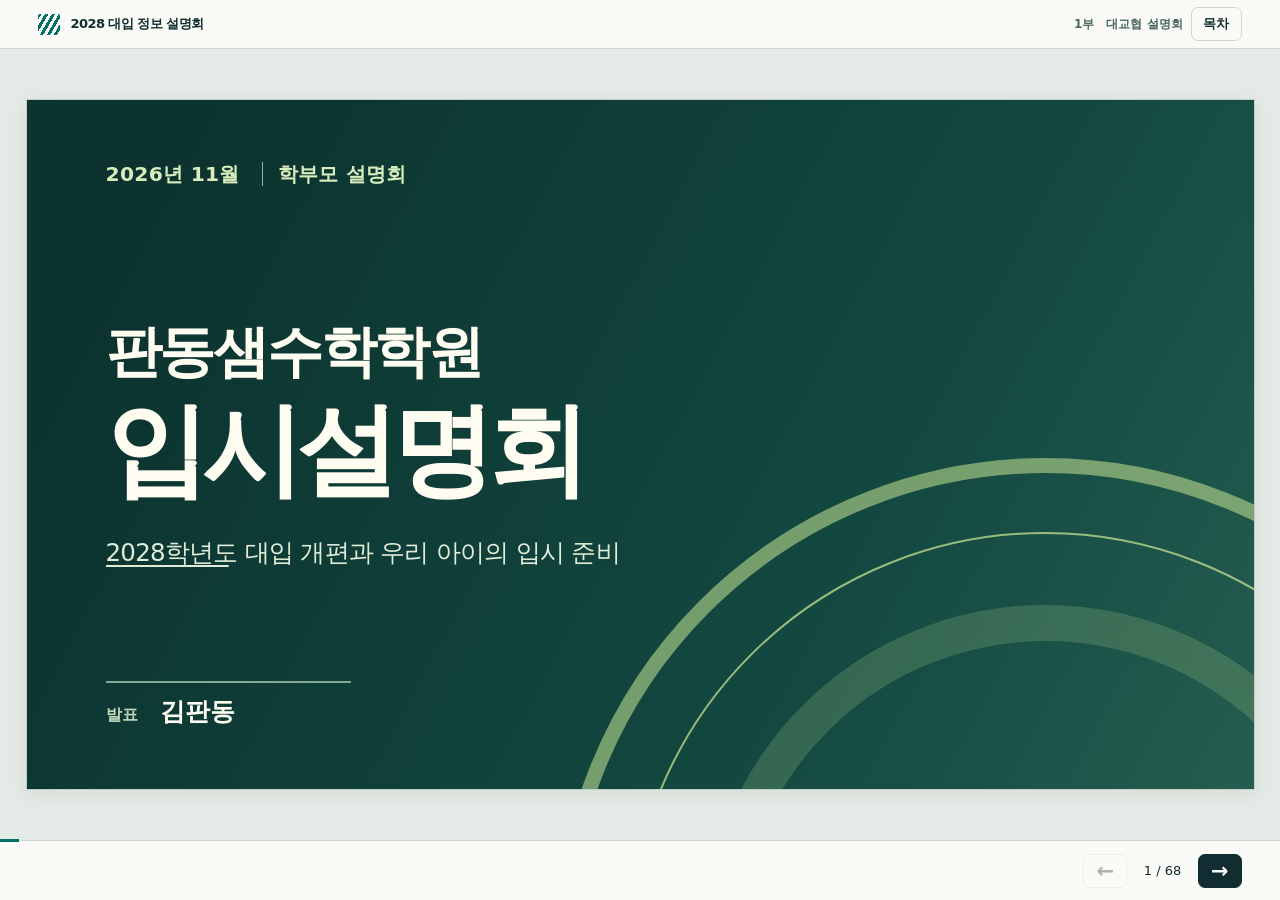
<file: index.html>
<!doctype html>
<html lang="ko"><head><meta charset="utf-8"><meta name="viewport" content="width=device-width, initial-scale=1,viewport-fit=cover"><meta name="theme-color" content="#103e38"><title>2028 대입 정보 설명회</title><link rel="stylesheet" href="style.css?v=part1-legend-entry-1"><link rel="stylesheet" href="part1-mobile.css?v=2"><link rel="stylesheet" href="part1-intro.css?v=7"><link rel="stylesheet" href="parent-chapter.css?v=guide3"></head><body data-former-map-count="6" data-map-url="part2.html"><header class="top"><div class="brand"><i aria-hidden="true"></i>2028 대입 정보 설명회</div><div class="topright"><span class="partlabel" id="part">1부　대교협 설명회</span><button id="toc" aria-haspopup="dialog">목차</button></div></header><main aria-label="발표 화면"><section class="slide" data-n="1" aria-label="판동샘수학학원 입시설명회"><div class="academy-cover"><div class="cover-art" aria-hidden="true"><i></i><i></i><i></i></div>
<p class="cover-edition">2026년 11월 <span>학부모 설명회</span></p>
<h1><span>판동샘수학학원</span>입시설명회</h1>
<p class="cover-sub"><span data-cue="line">2028학년도 대입 개편과 우리 아이의 입시 준비</span></p>
<p class="cover-speaker"><span>발표</span> 김판동</p></div></section>
<section class="slide" data-n="2" aria-label="CONTENTS" hidden><div class="contents with-holistic"><small>2028 대입전형 주요사항</small><h1>CONTENTS</h1><a href="#3"><b>01</b>시작하기 전에<span>↗</span></a><a href="#6"><b>02</b>2028 인원 분석<span>↗</span></a><a href="#12"><b>03</b>5등급제 실시에 따른 변화<span>↗</span></a><a href="#29"><b>04</b>학생부종합전형<span>↗</span></a><a href="#44"><b>05</b>논서술형 평가 역량 변화<span>↗</span></a><a href="#49"><b>06</b>통합형 수능에 따른 변화<span>↗</span></a><a href="#63"><b>07</b>마무리<span>↗</span></a></div></section>
<section class="slide family-guide" data-n="family" hidden aria-label="2028학년도 대입 개편과 학년별 적용 기준"><div class="family-inner"><header><p>00　시작하기 전에 <span>2026년 11월 기준</span></p><h1>2028학년도 대입 개편과 학년별 적용 기준</h1></header><p class="family-topic">학년별 적용</p><section class="family-panel" id="family-panel-0" aria-label="학년별 적용"><div class="guide-pair"><div><h2>우리 아이는 몇 학년도 대입일까?</h2>
<table class="cohorts"><thead><tr><th>2026년 학년</th><th>대학 입학 연도</th><th>적용 제도</th></tr></thead><tbody><tr><th scope="row">고3</th><td>2027학년도</td><td>기존 대입제도</td></tr><tr><th data-cue="sweep" scope="row">고2</th><td data-cue="sweep" style="--cue-delay:150ms">2028학년도</td><td data-cue="sweep" style="--cue-delay:200ms">개편 첫 적용</td></tr><tr><th scope="row">고1</th><td>2029학년도</td><td>2028 개편 체제</td></tr><tr><th scope="row">중3</th><td>2030학년도</td><td>2028 개편 체제 기준</td></tr><tr><th scope="row">중2</th><td>2031학년도</td><td>2028 개편 체제 기준</td></tr><tr class="reform-possible"><th scope="row">중1</th><td>2032학년도</td><td>향후 재개편 가능</td></tr><tr class="reform-possible"><th scope="row">초6</th><td>2033학년도</td><td>향후 재개편 가능</td></tr></tbody></table></div>
<aside><h3>첫 적용은 지금 고2</h3>
<p>2027년에 수능을 보고 2028년에 대학에 입학합니다.</p>
<h4>무엇이 달라지나</h4><ul><li>국어·수학 영역의 선택과목 폐지</li><li>사회·과학탐구는 통합사회와 통합과학 모두 응시</li><li>고교 내신 석차등급은 9등급에서 5등급으로 전환</li><li>고교학점제에 맞춰 진로와 이수 과목을 함께 설계</li></ul></aside></div>
<p class="guide-note">중학생은 2028 체제를 기준으로 준비합니다. 향후 개편안이 확정되면 적용 제도가 달라질 수 있습니다.</p></section><footer>출처 · 교육부, 국가교육위원회, 국가법령정보센터 <span>03</span></footer></div></section>
<section aria-label="대입 과정 한눈에 보기" class="slide intro-slide" data-n="intro-map" hidden=""><header class="sheetHead"><div class="meta"><span>2028 대입전형 주요사항</span><span>00　시작하기 전에</span></div><h1>대입 과정 한눈에 보기</h1></header><div class="intro-body"><div class="map-focus" hidden=""><article class="route-story tone-0" hidden=""><small>수시모집</small><h2>학생부<mark>교과</mark>전형</h2><div class="story-schools"><small>2028학년도 전형 예시</small><ul><li>건국대 KU지역균형</li><li>숭실대 교과우수자전형</li><li>동국대 학교장추천인재</li></ul></div><p class="story-line">학교에서 꾸준히 쌓은 <b>내신</b>이 강점인 학생에게 어울립니다.</p></article><article class="route-story tone-1" hidden=""><small>수시모집 · 본문 표에서는 ‘종합’</small><h2><mark>학</mark>생부<mark>종</mark>합전형</h2><div class="story-schools"><small>2028학년도 전형 예시</small><ul><li>건국대 KU자기추천</li><li>숭실대 SSU미래인재(면접형)</li><li>동국대 Do Dream</li></ul></div><p class="story-line">관심 있는 과목에서 무엇을 어떻게 탐구했는지가 <b>학생부</b>에 드러나는 학생에게 어울립니다.</p></article><article class="route-story tone-2" hidden=""><small>수시모집</small><h2><mark>논술</mark>전형</h2><div class="story-schools"><small>2028학년도 전형 예시</small><ul><li>건국대 KU논술</li><li>숭실대 논술우수자전형</li><li>동국대 논술전형</li></ul></div><p class="story-line">제시문에서 찾은 근거나 수학 문제의 풀이 과정을 <b>논술 답안</b>에 설득력 있게 담는 학생에게 어울립니다.</p></article><article class="route-story tone-3" hidden=""><small>정시모집</small><h2>대학<mark>수</mark>학<mark>능</mark>력시험 <mark>위주</mark> 전형</h2><div class="story-schools"><small>2028학년도 전형 예시</small><ul><li>건국대 KU일반(학과·학부)</li><li>숭실대 수능(일반전형)</li><li>동국대 수능(일반)</li></ul></div><p class="story-line">모의고사 성적이 꾸준하고 <b>수능</b>에서 실력을 발휘하는 데 자신 있는 학생에게 어울립니다.</p></article></div>
<div class="route-root">대입</div><div class="routes"><section class="route-branch"><h2>수시모집</h2><p>수능 전에 원서 접수</p><div class="route-children"><div class="route-leaf tone-0" data-leaf="1"><strong>교과</strong><small>건국대 KU지역균형</small><span class="route-date">2027년 9월 접수<br/>12월까지 합격 발표</span></div><div class="route-leaf tone-1" data-leaf="2"><strong>학종</strong><small>건국대 KU자기추천</small><span class="route-date">2027년 9월 접수<br/>12월까지 합격 발표</span></div><div class="route-leaf tone-2" data-leaf="3"><strong>논술</strong><small>건국대 KU논술</small><span class="route-date">2027년 9월 접수<br/>대학별 고사 후 12월까지 발표</span></div></div></section><section class="route-branch regular"><h2>정시모집</h2><p>수능 성적 발표 후 원서 접수</p><div class="route-children"><div class="route-leaf tone-3" data-leaf="4"><strong>수능위주</strong><small>건국대 KU일반(학과·학부)</small><span class="route-date">2027년 11월 수능<br/>2028년 1월 접수 · 2월까지 발표</span></div></div></section></div>
<p class="intro-note">세부 내용은 대학별·전형별로 차이가 있습니다.</p></div><footer class="sheetFoot"><span>00　시작하기 전에</span><b>4</b></footer></section>
<section aria-label="자료 내 중요 단어 정리" class="slide intro-slide" data-n="intro-terms" hidden=""><header class="sheetHead"><div class="meta"><span>2028 대입전형 주요사항</span><span>00　시작하기 전에</span></div><h1>자료 내 중요 단어 정리</h1></header><div class="intro-body"><div aria-label="전형표 용어" class="gloss-tabs" role="tablist"><button aria-controls="term-panel-1" aria-selected="true" id="term-tab-1" role="tab" tabindex="0" type="button">학생부·내신·세특</button><button aria-controls="term-panel-0" aria-selected="false" id="term-tab-0" role="tab" tabindex="-1" type="button">수능 최저</button></div><section aria-labelledby="term-tab-1" class="gloss-panel" id="term-panel-1" role="tabpanel" tabindex="0"><h2><mark>학</mark>교<mark>생</mark>활기록<mark>부</mark> <span data-record-cue="short-name"><em>→ 학생부</em> <small>(교과학습발달상황)</small></span></h2>
<div class="record-sheet" data-record-cue="sheet"><h3>공통수학1 <small>한 학생의 한 학기 기록 예시</small></h3><dl>
<div><dt><span data-record-cue="grade-label">과목별 성적</span><b data-record-cue="grade-short">내신</b></dt><dd><ul class="grade-metrics" data-record-cue="metrics">
<li><strong>원점수</strong><em data-record-cue="scores">87점</em><p data-record-cue="raw-definition">지필·수행평가 결과를 반영 비율에 따라 합산한 학기 점수</p></li>
<li><strong>성취도</strong><em data-record-cue="scores">B</em><p data-record-cue="achievement-definition">과목의 학습 목표에 얼마나 도달했는지를 나타낸 수준</p></li>
<li><strong>석차등급</strong><em data-record-cue="scores">2등급 <small>(100명 중 20등)</small></em><p data-record-cue="rank-definition">같은 과목을 수강한 학생들 사이에서의 상대적 위치</p></li>
</ul></dd></div>
<div><dt><span data-record-cue="note-label"><mark>세</mark>부능력 및 <mark>특</mark>기사항</span><b data-record-cue="note-short">세특</b></dt><dd><p data-record-cue="note-definition">교과 담당 교사가 수업에서 관찰한 성취와 참여 과정을 기록합니다.</p><em data-record-cue="example-label">기록 예시</em><p data-record-cue="example-text">이차함수의 계수를 바꿔 그래프를 비교하고, 꼭짓점이 이동하는 이유를 식으로 설명함.</p></dd></div>
</dl></div></section><section aria-labelledby="term-tab-0" class="gloss-panel" hidden="" id="term-panel-0" role="tabpanel" tabindex="0"><h2><mark>수능최저</mark>학력기준 <em>→ 수능 최저</em></h2><p>가상 기준 <b class="score-rule">‘국어·수학·영어 중 2합 5’</b>를 적용해 봅시다. 세 영역에서 가장 좋은 두 등급을 골라 합이 5 이내인지 확인합니다.</p>
<div class="score-layout"><table class="score-report"><caption>예시 수능 성적표 · 단위는 등급, 1등급이 가장 높음</caption><thead><tr><th scope="col">영역</th><th scope="col">학생 A</th><th scope="col">학생 B</th></tr></thead><tbody>
<tr><th scope="row">국어</th><td class="chosen" style="--grade-step:0"><span class="grade-value">2</span></td><td class="chosen" style="--grade-step:6"><span class="grade-value">3</span></td></tr><tr><th scope="row">수학</th><td style="--grade-step:1"><span class="grade-value">4</span></td><td style="--grade-step:7"><span class="grade-value">4</span></td></tr><tr><th scope="row">영어</th><td class="chosen" style="--grade-step:2"><span class="grade-value">3</span></td><td class="chosen" style="--grade-step:8"><span class="grade-value">3</span></td></tr><tr><th scope="row">통합사회</th><td style="--grade-step:3"><span class="grade-value">2</span></td><td style="--grade-step:9"><span class="grade-value">2</span></td></tr><tr><th scope="row">통합과학</th><td style="--grade-step:4"><span class="grade-value">3</span></td><td style="--grade-step:10"><span class="grade-value">2</span></td></tr><tr><th scope="row">한국사</th><td style="--grade-step:5"><span class="grade-value">1</span></td><td style="--grade-step:11"><span class="grade-value">1</span></td></tr>
</tbody></table><div><article class="score-verdict"><h3>학생 A · 국어 2 + 영어 3</h3><strong>합 5 · 충족</strong><p>기준과 같아 통과합니다.</p></article><article class="score-verdict"><h3>학생 B · 국어 3 + 영어 3</h3><strong>합 6 · 미충족</strong><p>탐구가 2등급이어도 이 예시의 지정 영역에는 포함되지 않습니다.</p></article></div></div><div class="intro-keys"><span><b>최저 O</b> 수능 최저 적용</span><span><b>최저 X</b> 수능 최저 없음</span><span><b>의약 최저</b> 의약계열 기준 별도 확인</span></div></section></div><footer class="sheetFoot"><span>00　시작하기 전에</span><b>5</b></footer></section>

<section class="slide" data-n="3" aria-label="2028 인원 분석" hidden><div class="divider"><small>2028 대입전형 주요사항</small><div class="chapterNo">Chapter 1</div><h1>2028 인원 분석</h1><blockquote><span data-cue="line">정시 인원 감소</span>,<br/><span data-cue="line" style="--cue-delay:300ms">학생부종합 소폭 증가</span></blockquote></div></section>
<section class="slide" data-n="4" aria-label="수시 vs 정시 비율" hidden><header class="sheetHead"><div class="meta"><span>2028 대입전형 주요사항</span><span>01　2028 인원 분석</span></div><h1>수시 vs 정시 비율</h1></header><div class="content"><div class="twostack"><table class="native"><thead><tr><th colspan="2"></th><th colspan="3">2028</th><th colspan="3">2027</th></tr><tr><th scope="col">구분</th><th scope="col">항목</th><th scope="col">수도권</th><th scope="col">비수도권</th><th scope="col">합계</th><th scope="col">수도권</th><th scope="col">비수도권</th><th scope="col">합계</th></tr></thead><tbody><tr><th data-source-paper="gray" rowspan="3" scope="row">수시</th><td data-source-paper="gray">인원</td><td class="red" data-source-paper="cream">90,383</td><td class="red" data-source-paper="cream">191,152</td><td data-source-paper="cream">281,895</td><td class="red" data-source-paper="white">88,756</td><td class="red" data-source-paper="white">188,827</td><td data-source-paper="white">277,583</td></tr><tr><td data-source-paper="gray">비율</td><td class="red" data-source-paper="cream">(66.7)</td><td class="red" data-source-paper="cream">(89.7)</td><td data-source-paper="cream">(80.8)</td><td class="red" data-source-paper="white">(65.8)</td><td class="red" data-source-paper="white">(89.5)</td><td data-source-paper="white">(80.9)</td></tr><tr><td data-cue="sweep" data-source-paper="gray">증감</td><td data-cue="sweep" style="--cue-delay:150ms" data-source-paper="gray">1,627</td><td data-cue="sweep" style="--cue-delay:200ms" data-source-paper="white">2,685</td><td data-cue="finish" style="--cue-delay:250ms" data-source-paper="gray">4,312</td><td data-source-paper="white">1,300</td><td data-source-paper="white">432</td><td data-source-paper="white">1,732</td></tr><tr><th data-source-paper="sky" rowspan="3" scope="row">정시</th><td data-source-paper="sky">인원</td><td data-source-paper="pink">45,037</td><td data-source-paper="white">21,857</td><td data-source-paper="blue">66,894</td><td data-source-paper="white">46,031</td><td data-source-paper="white">22,103</td><td data-source-paper="white">68,134</td></tr><tr><td data-source-paper="sky">비율</td><td data-source-paper="pink">(33.3)</td><td data-source-paper="white">(10.3)</td><td data-source-paper="blue">(19.2)</td><td data-source-paper="white">(34.2)</td><td data-source-paper="white">(10.5)</td><td data-source-paper="white">(19.1)</td></tr><tr><td data-cue="sweep" data-source-paper="sky">증감</td><td data-cue="sweep" style="--cue-delay:150ms" class="red" data-source-paper="pink">-994</td><td data-cue="sweep" style="--cue-delay:200ms" class="red" data-source-paper="white">-246</td><td data-cue="finish" style="--cue-delay:250ms" class="red" data-source-paper="blue">-1,240</td><td class="red" data-source-paper="white">-294</td><td class="red" data-source-paper="white">-903</td><td class="red" data-source-paper="white">-1,197</td></tr><tr><th data-source-paper="gray" scope="row">합계</th><td data-source-paper="gray"></td><td data-source-paper="gray">135,420</td><td data-source-paper="white">213,009</td><td data-source-paper="gray">348,789</td><td data-source-paper="white">134,787</td><td data-source-paper="white">210,930</td><td data-source-paper="white">345,717</td></tr></tbody></table><table class="native"><thead><tr><th scope="col">구분</th><th scope="col">학생부교과</th><th scope="col">학생부종합</th><th scope="col">논술</th><th scope="col">실기</th><th scope="col">수능</th></tr></thead><tbody><tr><th data-source-paper="gray" scope="row">수도권</th><td data-source-paper="cream">27,954 (20.6)</td><td class="red" data-source-paper="cream">40,846 (30.2)</td><td data-source-paper="cream">11,443 (8.5)</td><td data-source-paper="cream">10,562 (7.8)</td><td data-source-paper="gold">42,314 (31.2)</td></tr><tr><th data-source-paper="sky" scope="row">비수도권</th><td class="red" data-source-paper="blue">130,547 (61.2)</td><td data-source-paper="blue">43,960 (20.6)</td><td data-source-paper="blue">1,284 (0.6)</td><td data-source-paper="blue">15,498 (8.0)</td><td data-source-ink="blue-note" data-source-paper="blue">19,743 (10.2)</td></tr><tr><th data-source-paper="gray" scope="row">합계</th><td data-source-paper="white">158,501 (45.4)</td><td data-source-paper="white">84,806 (24.3)</td><td data-source-paper="white">12,727 (3.6)</td><td data-source-paper="white">26,332 (7.5)</td><td data-source-ink="blue-note" data-source-paper="white">61,779 (17.7)</td></tr></tbody></table></div></div><footer class="sheetFoot"><span>출처 : 교육부 한국대학교육협의회</span><b>7</b></footer></section>
<section class="slide" data-n="5" aria-label="2028 전형별 비율(%)" hidden><header class="sheetHead"><div class="meta"><span>2028 대입전형 주요사항</span><span>01　2028 인원 분석</span></div><h1>2028 전형별 비율(%)</h1></header><div class="content"><div class="chart"><div class="keys"><i class="k0">교과</i><i class="k1">종합</i><i class="k2">논술</i><i class="k3">수능</i></div><div class="barrow"><b>스카이</b><div><span class="k0" style="flex:9.9">9.9</span><span data-cue="ring" class="k1" style="flex:45.9">45.9</span><span class="k2" style="flex:5.6">5.6</span><span class="k3" style="flex:34.8">34.8</span></div></div><div class="barrow"><b>15개</b><div><span class="k0" style="flex:12.6">12.6</span><span class="k1" style="flex:35.7">35.7</span><span class="k2" style="flex:8.6">8.6</span><span class="k3" style="flex:37.1">37.1</span></div></div><div class="barrow"><b>서울</b><div><span class="k0" style="flex:15.4">15.4</span><span class="k1" style="flex:33.2">33.2</span><span class="k2" style="flex:8.2">8.2</span><span class="k3" style="flex:34.5">34.5</span></div></div><div class="barrow"><b>수도권</b><div><span class="k0" style="flex:20.6">20.6</span><span class="k1" style="flex:30.2">30.2</span><span class="k2" style="flex:8.5">8.5</span><span class="k3" style="flex:31.2">31.2</span></div></div><div class="barrow"><b>교대</b><div><span class="k0" style="flex:4.8">4.8</span><span class="k1" style="flex:65.1">65.1</span><span class="k3" style="flex:30.6">30.6</span></div></div><div class="barrow"><b>지거국</b><div><span class="k0" style="flex:44.8">44.8</span><span class="k1" style="flex:29.4">29.4</span><span class="k2" style="flex:1.5">1.5</span><span class="k3" style="flex:20.2">20.2</span></div></div><div class="barrow"><b>전국</b><div><span class="k0" style="flex:45.4">45.4</span><span data-cue="ring" class="k1" style="flex:24.3">24.3</span><span class="k2" style="flex:3.6">3.6</span><span class="k3" style="flex:17.7">17.7</span></div></div><div class="axis"><span>0%</span><span>10%</span><span>20%</span><span>30%</span><span>40%</span><span>50%</span><span>60%</span><span>70%</span><span>80%</span><span>90%</span><span>100%</span></div></div></div><footer class="sheetFoot"><span>출처 : 교육부 한국대학교육협의회</span><b>8</b></footer></section>
<section class="slide" data-n="6" aria-label="고교교육 기여대학 지원사업 선정 결과" hidden><header class="sheetHead"><div class="meta"><span>2028 대입전형 주요사항</span><span>01　2028 인원 분석</span></div><h1>고교교육 기여대학 지원사업 선정 결과</h1></header><div class="content"><h3>2025~2026 자율공모사업 대학별 주요 계획</h3><table class="native"><thead><tr><th scope="col">분야</th><th scope="col">대학</th><th scope="col">주요 내용</th></tr></thead><tbody><tr><th scope="row">전형 운영 개선</th><td>서울대</td><td>입학전형에 교육과정 요소 활용을 확대하는 등 개정 교육과정과의 연계성을 강화하여 학교 중심 교육 실현 · 입학전형 개편 내용 조기 안내 추진</td></tr></tbody></table><blockquote class="extract">한편, 본 사업에 참여하는 수도권 대학에는 <span data-cue="line">수능 위주 전형 30% 이상</span> 선발을 유도(사업 참여요건)하며, 그중 일부 대학에만 40% 이상 선발 요건을 적용한다. 다만, 40% 이상 선발 요건을 적용받는 대학 중에서도 ‘전형 운영 개선’ 자율공모사업에 선정된 <mark class="inkEm">3개 대학(동국대, 서울대, 한양대)</mark>은, 고교 교육과정 변화 등에 맞춰 대입전형을 개선해 보다 유연하게 고교교육 내실화를 지원할 수 있도록 2028학년도부터 수도권 타 대학과 동일한 수준의 요건(수능 위주 전형 30% 이상)을 적용받는다.</blockquote><div class="ribbon">2027 시행계획 기준 정시 수능위주 전형 서류평가 반영 대학 : 서울대, 한양대, 동국대</div></div><footer class="sheetFoot"><span>출처 : 교육부 한국대학교육협의회</span><b>9</b></footer></section>
<section class="slide" data-n="7" aria-label="지역별 전형별 선발 비율" hidden><header class="sheetHead"><div class="meta"><span>2028 대입전형 주요사항</span><span>01　2028 인원 분석</span></div><h1>지역별 전형별 선발 비율</h1></header><div class="content"><table class="native region"><thead><tr><th></th><th colspan="6">2028</th><th colspan="4">2027</th><th colspan="4">2028-2027</th></tr><tr><th scope="col">구분</th><th scope="col">교과</th><th scope="col">종합</th><th scope="col">논술</th><th scope="col">수능</th><th scope="col">수시</th><th scope="col">정시</th><th scope="col">교과</th><th scope="col">종합</th><th scope="col">논술</th><th scope="col">수능</th><th scope="col">교과</th><th data-cue="down" scope="col">종합</th><th scope="col">논술</th><th scope="col">수능</th></tr></thead><tbody><tr><th data-source-paper="blue" scope="row">전국</th><td class="red" data-source-paper="white">45.5</td><td data-source-paper="white">24.4</td><td data-source-paper="white">3.7</td><td data-source-paper="white">17.7</td><td data-source-paper="blue">77.7</td><td data-source-ink="blue-note" data-source-paper="blue">19.2</td><td class="red" data-source-paper="cream">45.3</td><td data-source-paper="cream">23.7</td><td data-source-paper="cream">3.7</td><td data-source-paper="cream">18.3</td><td data-source-paper="white">0.2</td><td data-cue="down" style="--cue-delay:120ms" data-source-paper="white">0.6</td><td class="red" data-source-paper="white">-0.0</td><td class="red" data-source-paper="white">-0.5</td></tr><tr><th data-source-paper="blue" scope="row">수도권</th><td data-source-paper="white">20.2</td><td data-source-paper="white">30.3</td><td data-source-paper="white">8.4</td><td class="red" data-source-paper="white">31.4</td><td data-source-paper="blue">63.2</td><td data-source-ink="blue-note" data-source-paper="blue">33.4</td><td data-source-paper="cream">20.7</td><td data-source-paper="cream">29.0</td><td data-source-paper="cream">8.2</td><td class="red" data-source-paper="cream">32.2</td><td class="red" data-source-paper="white">-0.5</td><td data-cue="down" style="--cue-delay:140ms" data-source-paper="white">1.2</td><td data-source-paper="white">0.3</td><td class="red" data-source-paper="white">-0.8</td></tr><tr><th data-source-paper="blue" scope="row">비수도권</th><td class="red" data-source-paper="white">61.6</td><td data-source-paper="white">20.6</td><td data-source-paper="white">0.6</td><td data-source-paper="white">9.1</td><td data-source-paper="blue">86.8</td><td data-source-ink="blue-note" data-source-paper="blue">10.2</td><td class="red" data-source-paper="cream">61.0</td><td data-source-paper="cream">20.4</td><td data-source-paper="cream">0.8</td><td data-source-paper="cream">9.4</td><td data-source-paper="white">0.6</td><td data-cue="down" style="--cue-delay:160ms" data-source-paper="white">0.3</td><td class="red" data-source-paper="white">-0.2</td><td class="red" data-source-paper="white">-0.3</td></tr><tr><th data-source-paper="peach" scope="row">서울</th><td data-source-paper="peach">15.6</td><td data-source-paper="peach">32.6</td><td data-source-paper="peach">8.1</td><td class="red" data-source-paper="peach">34.4</td><td data-source-paper="peach">60.1</td><td data-source-ink="blue-note" data-source-paper="peach">36.2</td><td data-source-paper="peach">15.0</td><td data-source-paper="peach">31.6</td><td data-source-paper="peach">7.9</td><td class="red" data-source-paper="peach">36.0</td><td data-source-paper="peach">0.6</td><td data-cue="down" style="--cue-delay:180ms" data-source-paper="peach">1.0</td><td data-source-paper="peach">0.2</td><td class="red" data-source-paper="peach">-1.6</td></tr><tr><th data-source-paper="peach" scope="row">경기인천</th><td class="red" data-source-paper="peach">29.1</td><td data-source-paper="peach">25.9</td><td data-source-paper="peach">9.0</td><td data-source-paper="peach">25.6</td><td data-source-paper="peach">69.3</td><td data-source-ink="blue-note" data-source-paper="peach">28.0</td><td class="red" data-source-paper="peach">31.5</td><td data-source-paper="peach">24.2</td><td data-source-paper="peach">8.6</td><td data-source-paper="peach">25.1</td><td class="red" data-source-paper="peach">-2.4</td><td data-cue="down" style="--cue-delay:200ms" data-source-paper="peach">1.7</td><td data-source-paper="peach">0.4</td><td data-source-paper="peach">0.5</td></tr><tr><th data-source-paper="blue" scope="row">강원</th><td class="red" data-source-paper="white">57.6</td><td data-source-paper="white">24.3</td><td data-source-paper="white">1.0</td><td data-source-paper="white">11.2</td><td data-source-paper="blue">86.9</td><td data-source-ink="blue-note" data-source-paper="blue">11.8</td><td class="red" data-source-paper="cream">57.6</td><td data-source-paper="cream">24.4</td><td data-source-paper="cream">1.0</td><td data-source-paper="cream">11.2</td><td class="red" data-source-paper="white">-0.0</td><td data-cue="down" style="--cue-delay:220ms" class="red" data-source-paper="white">-0.1</td><td class="red" data-source-paper="white">-0.0</td><td data-source-paper="white">0.0</td></tr><tr><th data-source-paper="blue" scope="row">충청</th><td class="red" data-source-paper="white">56.3</td><td data-source-paper="white">20.5</td><td data-source-paper="white">1.5</td><td data-source-paper="white">10.4</td><td data-source-paper="blue">85.2</td><td data-source-ink="blue-note" data-source-paper="blue">12.3</td><td class="red" data-source-paper="cream">55.3</td><td data-source-paper="cream">20.4</td><td data-source-paper="cream">1.7</td><td data-source-paper="cream">11.0</td><td data-source-paper="white">1.1</td><td data-cue="down" style="--cue-delay:240ms" data-source-paper="white">0.1</td><td class="red" data-source-paper="white">-0.1</td><td class="red" data-source-paper="white">-0.6</td></tr><tr><th data-source-paper="blue" scope="row">대경</th><td class="red" data-source-paper="white">55.7</td><td data-source-paper="white">24.5</td><td data-source-paper="white">1.5</td><td data-source-paper="white">8.2</td><td data-source-paper="blue">85.5</td><td data-source-ink="blue-note" data-source-paper="blue">9.0</td><td class="red" data-source-paper="cream">56.5</td><td data-source-paper="cream">23.9</td><td data-source-paper="cream">1.5</td><td data-source-paper="cream">8.6</td><td class="red" data-source-paper="white">-0.8</td><td data-cue="down" style="--cue-delay:260ms" data-source-paper="white">0.7</td><td class="red" data-source-paper="white">-0.0</td><td class="red" data-source-paper="white">-0.4</td></tr><tr><th data-source-paper="blue" scope="row">부울경</th><td class="red" data-source-paper="white">63.9</td><td data-source-paper="white">21.2</td><td data-source-paper="white">0.0</td><td data-source-paper="white">10.2</td><td data-source-paper="blue">87.1</td><td data-source-ink="blue-note" data-source-paper="blue">11.3</td><td class="red" data-source-paper="cream">60.9</td><td data-source-paper="cream">21.6</td><td data-source-paper="cream">0.7</td><td data-source-paper="cream">10.3</td><td data-source-paper="white">2.9</td><td data-cue="down" style="--cue-delay:280ms" class="red" data-source-paper="white">-0.4</td><td class="red" data-source-paper="white">-0.7</td><td class="red" data-source-paper="white">-0.1</td></tr><tr><th data-source-paper="blue" scope="row">호남</th><td class="red" data-source-paper="white">66.6</td><td data-source-paper="white">19.8</td><td data-source-paper="white">0.0</td><td data-source-paper="white">6.8</td><td data-source-paper="blue">88.6</td><td data-source-ink="blue-note" data-source-paper="blue">7.5</td><td class="red" data-source-paper="cream">67.5</td><td data-source-paper="cream">18.8</td><td data-source-paper="cream">0.0</td><td data-source-paper="cream">7.1</td><td class="red" data-source-paper="white">-0.9</td><td data-cue="down" style="--cue-delay:300ms" data-source-paper="white">1.0</td><td data-source-paper="white">0.0</td><td class="red" data-source-paper="white">-0.3</td></tr><tr><th data-source-paper="blue" scope="row">제주</th><td class="red" data-source-paper="white">47.3</td><td data-source-paper="white">24.6</td><td data-source-paper="white">0.0</td><td data-source-paper="white">22.9</td><td data-source-paper="blue">73.2</td><td data-source-ink="blue-note" data-source-paper="blue">23.9</td><td class="red" data-source-paper="cream">46.4</td><td data-source-paper="cream">25.3</td><td data-source-paper="cream">0.0</td><td data-source-paper="cream">23.1</td><td data-source-paper="white">0.9</td><td data-cue="down" style="--cue-delay:320ms" data-source-paper="white">-0.8</td><td data-source-paper="white">0.0</td><td class="red" data-source-paper="white">-0.2</td></tr></tbody></table><div class="ribbon">지역별 전반적으로 학생부종합전형 비율 상승</div></div><footer class="sheetFoot"><span>출처 : 교육부 한국대학교육협의회</span><b>10</b></footer></section>
<section class="slide" data-n="8" aria-label="그럼에도 변화가 큰 대학들은?" hidden><header class="sheetHead"><div class="meta"><span>2028 대입전형 주요사항</span><span>01　2028 인원 분석</span></div><h1>그럼에도 변화가 큰 대학들은?</h1></header><div class="content"><div class="tablegroup"><table class="native"><thead><tr><th></th><th colspan="6">2028</th><th colspan="4">2027</th><th colspan="4">2028-2027</th></tr><tr><th>구분</th><th>교과</th><th>종합</th><th>논술</th><th>수능</th><th>수시</th><th>정시</th><th>교과</th><th>종합</th><th>논술</th><th>수능</th><th>교과</th><th>종합</th><th>논술</th><th>수능</th></tr></thead><tbody><tr class="source-group-1"><th class="">공주교대</th><td class="tintgold"></td><td class="tintgold">69.5</td><td class="tintgold"></td><td class="tintgold">30.5</td><td class="">69.5</td><td class="">29.0</td><td class="tintgold"></td><td class="tintgold">51.9</td><td class="tintgold"></td><td class="tintgold">48.1</td><td class="tintgold"></td><td data-cue="ring" class="">17.6</td><td class="tintgold"></td><td data-cue="ring" class="red">-17.6</td></tr><tr class="source-group-1"><th class="">동국대</th><td class="">18.3</td><td class="">35.8</td><td class="">8.8</td><td class="">30.0</td><td class="">65.3</td><td class="">30.0</td><td class="">12.5</td><td class="">31.6</td><td class="">8.7</td><td class="">40.0</td><td class="">5.8</td><td class="">4.2</td><td class="">0.1</td><td class="red">-10.0</td></tr><tr class="source-group-1"><th class="">한양대</th><td class="">14.7</td><td class="">39.3</td><td class="">8.4</td><td class="">30.2</td><td class="">62.9</td><td class="">32.5</td><td class="">10.1</td><td class="">35.3</td><td class="">6.9</td><td class="">40.1</td><td class="">4.7</td><td class="">4.0</td><td class="">1.5</td><td class="red">-9.9</td></tr><tr class="source-group-1"><th class="">연세대</th><td class="">14.1</td><td class="">41.2</td><td class="">8.3</td><td class="">30.7</td><td class="">66.2</td><td class="">33.8</td><td class="">12.8</td><td class="">31.0</td><td class="">7.3</td><td class="">40.0</td><td class="">1.3</td><td class="">10.2</td><td class="">1.0</td><td class="red">-9.3</td></tr><tr class="source-group-1"><th class="">서울대</th><td class="tintgold"></td><td class="">64.3</td><td class="tintgold"></td><td class="">32.8</td><td class="tintgold">65.7</td><td class="tintgold">34.3</td><td class="">0.0</td><td class="tintgold">57.2</td><td class="tintgold"></td><td class="">40.9</td><td class="tintgold"></td><td class="tintgold">7.2</td><td class="tintgold"></td><td class="red">-8.2</td></tr><tr class="source-group-1"><th class="">홍익대</th><td class="">23.9</td><td class="">18.6</td><td class="">13.9</td><td class="">29.3</td><td class="">63.2</td><td class="">29.3</td><td class="">12.5</td><td class="">26.4</td><td class="">13.9</td><td class="">32.7</td><td class="">11.4</td><td class="red">-7.8</td><td class="">0.0</td><td class="red">-3.5</td></tr><tr class="source-group-2"><th class="">성결대</th><td class="">43.7</td><td class="">19.9</td><td class=""></td><td class="">26.9</td><td class="">70.8</td><td class="">29.2</td><td class="">69.5</td><td class="">9.2</td><td class=""></td><td class="">10.8</td><td class="red">-25.8</td><td class="">10.7</td><td class=""></td><td class="">16.1</td></tr><tr class="source-group-2"><th class="">동덕여대</th><td class="">10.2</td><td class="">17.5</td><td class="">13.1</td><td class="">34.1</td><td class="">58.2</td><td class="">36.7</td><td class="">11.0</td><td class="">20.2</td><td class="">14.9</td><td class="">28.7</td><td class="red">-0.9</td><td class="red">-2.7</td><td class="red">-1.8</td><td class="">5.4</td></tr><tr class="source-group-2"><th class="">전남대</th><td class="">78.8</td><td class="">18.1</td><td class=""></td><td class="">3.2</td><td class="">95.2</td><td class="">3.2</td><td class="">69.6</td><td class="">25.2</td><td class=""></td><td class="">3.1</td><td class="">9.2</td><td class="red">-7.1</td><td class=""></td><td class=""></td></tr><tr class="source-group-3"><th class="aqua tintblue">부산대</th><td class="aqua tintblue">38.5</td><td class="aqua tintblue">28.9</td><td class="tintblue"></td><td class="aqua tintblue">28.2</td><td class="aqua tintblue">71.8</td><td class="aqua tintblue">28.2</td><td class="aqua tintblue">31.3</td><td class="aqua tintblue">25.2</td><td class="aqua tintblue">6.8</td><td class="aqua tintblue">30.9</td><td class="aqua tintblue">7.2</td><td class="aqua tintblue">3.7</td><td class="red tintblue">-6.8</td><td class="red tintblue">-2.7</td></tr><tr class="source-group-3"><th class="aqua tintblue">한양대(에)</th><td class="aqua tintblue">14.6</td><td class="aqua tintblue">35.7</td><td class="aqua tintblue">7.8</td><td class="aqua tintblue">33.3</td><td class="aqua tintblue">59.3</td><td class="aqua tintblue">36.2</td><td class="aqua tintblue">20.5</td><td class="aqua tintblue">37.3</td><td class="aqua tintblue">0.0</td><td class="aqua tintblue">33.0</td><td class="red tintblue">-5.9</td><td class="red tintblue">-1.6</td><td class="aqua tintblue">7.8</td><td class="aqua tintblue">0.3</td></tr><tr class="source-group-3"><th class="aqua tintblue">한성대</th><td class="aqua tintblue">25.6</td><td class="aqua tintblue">27.7</td><td class="aqua tintblue">6.0</td><td class="aqua tintblue">30.1</td><td class="aqua tintblue">63.1</td><td class="aqua tintblue">30.8</td><td class="aqua tintblue">30.6</td><td class="aqua tintblue">28.9</td><td class="aqua tintblue">0.0</td><td class="aqua tintblue">30.1</td><td class="red tintblue">-4.9</td><td class="red tintblue">-1.2</td><td class="aqua tintblue">6.0</td><td class="aqua tintblue">0.0</td></tr></tbody></table></div><div class="ribbon">수능 선발 인원 변화 VS 논술전형 폐지와 신설</div></div><footer class="sheetFoot"><span>출처 : 교육부 한국대학교육협의회</span><b>11</b></footer></section>
<section class="slide" data-n="9" aria-label="5등급제 실시에 따른 변화" hidden><div class="divider"><small>2028 대입전형 주요사항</small><div class="chapterNo">학생부교과</div><h1>5등급제 실시에 따른 변화</h1><blockquote><span data-cue="line">서류평가</span> 도입 증가/<span data-cue="line">최저기준</span> 요구 대학 증가<br/><span data-cue="line">출결</span> 반영 증가</blockquote></div></section>
<section class="slide" data-n="10" aria-label="상대평가 9등급 → 5등급" hidden><header class="sheetHead"><div class="meta"><span>2028 대입전형 주요사항</span><span>학생부교과　5등급제 실시에 따른 변화</span></div><h1>상대평가 9등급 → 5등급</h1></header><div class="content"><figure class="grade-figure"><figcaption>등급별 비율 <span>단위 % · 괄호 안은 누적 비율</span></figcaption><div class="grade-rows"><h3>9등급제</h3><div class="grade-band" style="grid-template-columns:4fr 7fr 12fr 17fr 20fr 17fr 12fr 7fr 4fr"><div aria-label="1등급, 비율 4%, 누적 4%"><b>4</b><small>(4)</small></div><div aria-label="2등급, 비율 7%, 누적 11%"><b>7</b><small>(11)</small></div><div aria-label="3등급, 비율 12%, 누적 23%"><b>12</b><small>(23)</small></div><div aria-label="4등급, 비율 17%, 누적 40%"><b>17</b><small>(40)</small></div><div aria-label="5등급, 비율 20%, 누적 60%"><b>20</b><small>(60)</small></div><div aria-label="6등급, 비율 17%, 누적 77%"><b>17</b><small>(77)</small></div><div aria-label="7등급, 비율 12%, 누적 89%"><b>12</b><small>(89)</small></div><div aria-label="8등급, 비율 7%, 누적 96%"><b>7</b><small>(96)</small></div><div aria-label="9등급, 비율 4%, 누적 100%"><b>4</b><small>(100)</small></div></div><div aria-label="누적 34%에서 66%까지. 6%, 20%, 6% 구간을 합산" class="grade-bridge"><div><span data-cue="sweep">6%</span><span data-cue="sweep" style="--cue-delay:250ms">20%</span><span data-cue="sweep" style="--cue-delay:400ms">6%</span></div></div><h3>5등급제</h3><div class="grade-band" style="grid-template-columns:10fr 24fr 32fr 24fr 10fr"><div aria-label="1등급, 비율 10%, 누적 10%"><b>10</b><small>(10)</small></div><div aria-label="2등급, 비율 24%, 누적 34%"><b>24</b><small>(34)</small></div><div data-cue="ring" style="--cue-delay:650ms" aria-label="3등급, 비율 32%, 누적 66%" class="widest"><b>32</b><small>(66)</small></div><div aria-label="4등급, 비율 24%, 누적 90%"><b>24</b><small>(90)</small></div><div aria-label="5등급, 비율 10%, 누적 100%"><b>10</b><small>(100)</small></div></div></div><p class="grade-takeaway"><b>3등급이 가장 넓습니다.</b> 누적 34%에서 66%까지, 전체의 32%가 한 등급에 들어갑니다.</p></figure><div class="ribbon">성적 차이는 줄지만 상대평가 반영 선발 VS 같은 등급 내 더 우수한 학생 선발 희망</div></div><footer class="sheetFoot"><span>출처 : 교육부 한국대학교육협의회</span><b>13</b></footer></section>
<section class="slide" data-n="11" aria-label="개편된 내신성적 평가방법이 고등학교에 미칠 영향" hidden><header class="sheetHead"><div class="meta"><span>2028 대입전형 주요사항</span><span>학생부교과　5등급제 실시에 따른 변화</span></div><h1>개편된 내신성적 평가방법이 고등학교에 미칠 영향</h1></header><div class="content"><div class="itemlist"><div><b>01</b><p>1.0의 세계? 의외로 내신성적의 <span class="inkEm">변별력은 확보</span> 가능</p></div><div><b>02</b><p><span data-cue="line">동일 등급 내 우수 학생 선발</span>을 위해 <span class="inkEm"><span data-cue="line" style="--cue-delay:300ms">전형요소 추가 반영</span></span></p></div><div><b>03</b><p>고교학점제 실시로 인하여 <span class="inkEm">과목 이수</span> 현황 중요도 증가</p></div><div><b>04</b><p>석차등급만 활용하지 않고 <span class="inkEm">성취도, 원점수</span>, 과목평균 등 다양한 지표 활용</p></div><div><b>05</b><p>5등급 VS 9등급 경쟁 방식 다양화</p></div></div></div><footer class="sheetFoot"><span>출처 : 교육부 한국대학교육협의회</span><b>14</b></footer></section>
<section class="slide" data-n="12" aria-label="교과학습발달상황 용어" hidden><header class="sheetHead"><div class="meta"><span>2028 대입전형 주요사항</span><span>학생부교과　5등급제 실시에 따른 변화</span></div><h1>교과학습발달상황 용어</h1></header><div class="content"><table class="native terms"><thead><tr><th scope="col">관리주체</th><th scope="col">용어</th><th scope="col">내용</th></tr></thead><tbody><tr><th rowspan="6" scope="row">학생</th><td>원점수</td><td>학생이 받은 점수(지필고사 + 수행평가)</td></tr><tr class="term-cream"><td>석차등급</td><td>학생이 받은 등수 / 전체 이수자 수 를 활용하여 5등급으로 산출</td></tr><tr class="term-peach"><td><span class="inkEm">성취도</span></td><td>고정 또는 추정 분할에 의하여 A부터 E까지 분류</td></tr><tr><td>개설과목</td><td>2022 개정 교육과정 국영수사과 83과목 / 공통(18), 일반(17), 진로(30), 융합(18)</td></tr><tr><td>세부특기사항</td><td>과목별 1500바이트</td></tr><tr class="term-peach"><td><span class="inkEm">과목 이수 상황</span></td><td>추가학습 이수 여부, 대체 이수 등</td></tr><tr><th rowspan="9" scope="row">학교</th><td>학점</td><td>기본 4학점 / 학교 교육과정에 의해 1학점 증감 가능</td></tr><tr><td>평균</td><td>수강자 전체 인원의 원점수 / 수강자 수</td></tr><tr><td>수강자 수</td><td>과목별 수강 인원(5인 이하 소인수 과목 등급 미 산출)</td></tr><tr><td><span class="inkEm">과목 개설 유형</span></td><td>공동 / 온라인 / 학교 밖 교육과정 등</td></tr><tr class="term-peach"><td><span class="inkEm">성취 비율</span></td><td>A~E까지 각 <span class="inkEm">성취도</span>별 비율(2015 진로선택과목 A~C 3단계에서 5단계로 세분화)</td></tr><tr class="term-peach"><td><span class="inkEm">성취도별 분할점수</span></td><td>고정분할(90/80/70/60/40) VS 추정분할(?/?/?/?/?)</td></tr><tr class="term-peach"><td><span class="inkEm">지필-수행평가 비율</span></td><td>교육청 별 차이가 있음. 최소 수행평가 비율 40%</td></tr><tr class="term-peach"><td><span class="inkEm">수행평가 영역명</span></td><td>수행평가 관련 정보</td></tr><tr><td>교육과정 편성표</td><td>학교 지정 과목, 선택과목 편성 여부</td></tr></tbody></table></div><footer class="sheetFoot"><span>출처 : 교육부 한국대학교육협의회</span><b>15</b></footer></section>
<section class="slide assessment-slide" data-n="assessment" aria-label="대입에서 수행평가의 역할" hidden><header class="sheetHead"><div class="meta"><span>2028 대입전형 주요사항</span><span>학생부교과　5등급제 실시에 따른 변화</span></div><h1>대입에서 수행평가의 역할</h1></header><div class="assessment-body"><p class="assessment-intro">관내 한 고등학교에서는 두 과목 모두 <strong>과목 성적의 절반</strong>을 수행평가로 산출합니다.</p><div class="assessment-grid"><article class="assessment-subject"><h2>화법과 작문<small>수행평가 50%</small></h2><div class="assessment-stack" aria-hidden="true"><span class="tone-a" style="--weight:25">25%</span><span class="tone-b" style="--weight:25">25%</span><span class="other" style="--weight:50">그 외 50%</span></div><ul><li><i aria-hidden="true" class="tone-a"></i>사회 문제 해결 방안 발표하기<b>25%</b></li><li><i aria-hidden="true" class="tone-b"></i>국어 생활 공익광고 기획 프로젝트<b>25%</b></li></ul><p class="assessment-summary"><strong>평가 기준</strong>다양한 담화의 맥락과 구조를 심층적으로 파악하고 담화의 주제에 긴밀하게 관련된 내용을 논리적이고 일관된 구조로 제시하며 응결 장치를 적극적으로 활용하여 응집성이 높은 담화를 능동적으로 구성할 수 있다. 맥락을 고려한 정제된 언어 표현 전략의 사용이 의사소통에 기여하는 바를 깊이 있게 이해하고 정제된 언어적 표현 전략 및 적절한 비언어적 표현 전략을 효과적으로 활용하여 발표할 수 있다. 개인이 다양한 언어 공동체에 속할 수 있음을 알고 자신이 속한 언어 공동체의 담화 관습을 심층적으로 이해할 수 있으며, 실생활에서 다양한 문화와 관점을 존중하는 의사소통 문화 형성에 지속적이고 적극적으로 기여하는 태도를 지닌다.</p></article><article class="assessment-subject"><h2>미적분 Ⅰ<small>수행평가 50%</small></h2><div class="assessment-stack" aria-hidden="true"><span class="tone-a" style="--weight:20">20%</span><span class="tone-b" style="--weight:20">20%</span><span class="tone-c" style="--weight:10">10%</span><span class="other" style="--weight:50">그 외 50%</span></div><ul><li><i aria-hidden="true" class="tone-a"></i>함수의 극한과 연속 탐구<b>20%</b></li><li><i aria-hidden="true" class="tone-b"></i>도함수를 활용한 문제 해결<b>20%</b></li><li><i aria-hidden="true" class="tone-c"></i>수학 배움 일지<b>10%</b></li></ul><p class="assessment-summary"><strong>평가 기준</strong>함수의 극한의 뜻을 설명할 수 있다. 함수의 극한에 대한 성질을 설명할 수 있고 여러 가지 함수의 극한값을 구할 수 있다. 함수의 연속을 극한으로 탐구하고 설명할 수 있다. 연속함수의 성질을 설명하고, 이를 활용하여 다양한 문제를 해결할 수 있다.</p></article></div><div class="assessment-flow"><h2>보고서와 발표의 흐름</h2><ol><li>동기</li><li>과정</li><li>결과</li><li>추후 계획</li></ol></div></div><footer class="sheetFoot"><span>출처 : 관내 모고등학교 수행평가 영역명 및 평가</span><b>16</b></footer></section>
<section class="slide course-table-slide" data-n="curriculum" aria-label="2022 개정 교육과정 교과 구성" hidden><header class="sheetHead"><div class="meta"><span>2028 대입 정보 설명회</span><span>학생부교과　5등급제 실시에 따른 변화</span></div><h1>2022 개정 교육과정 교과 구성</h1></header><div class="content"><div class="course-scroll" role="region" aria-label="교과별 공통·선택과목 표" tabindex="0"><table class="native course-table"><colgroup><col style="width:8%"><col style="width:15%"><col style="width:18%"><col style="width:32%"><col style="width:27%"></colgroup><thead><tr><th scope="col" rowspan="2">교과(군)</th><th scope="col" rowspan="2">공통과목</th><th colspan="3" scope="colgroup">선택과목</th></tr><tr><th scope="col">일반 선택</th><th scope="col">진로 선택</th><th scope="col">융합 선택</th></tr></thead><tbody><tr><th scope="row">국어</th><td>공통국어1·2</td><td><span class="core-ink">화법과 언어, 독서와 작문, 문학</span></td><td>주제 탐구 독서, 문학과 영상, 직무 의사소통</td><td>독서 토론과 글쓰기, 매체 의사소통, 언어생활 탐구</td></tr><tr><th scope="row">수학</th><td>공통수학1·2<br>(기본수학1·2)</td><td><span class="core-ink">대수, 미적분Ⅰ, 확률과 통계</span></td><td><span class="select-ink">미적분Ⅱ, 기하</span>, 경제 수학, 인공지능 수학, 직무 수학</td><td>수학과 문화, 실용 통계, 수학과제 탐구</td></tr><tr><th scope="row">영어</th><td>공통영어1·2<br>(기본영어1·2)</td><td><span class="core-ink">영어Ⅰ, 영어Ⅱ</span>, 영어 독해와 작문</td><td>영미 문학 읽기, 영어 발표와 토론, 심화 영어, 심화 영어 독해와 작문, 직무 영어</td><td>실생활 영어 회화, 미디어 영어, 세계 문화와 영어</td></tr><tr><th scope="row">사회<br>(역사·도덕)</th><td class="core-bg"><span class="core-ink">한국사1·2</span><br><span class="core-ink">통합사회1·2</span></td><td>세계시민과 지리, 세계사, 사회와 문화, 현대사회와 윤리</td><td>한국지리 탐구, 도시의 미래 탐구, 동아시아 역사 기행, 정치, 법과 사회, 경제, 윤리와 사상, 인문학과 윤리, 국제 관계의 이해</td><td><span class="select-ink">여행지리, 역사로 탐구하는 현대 세계, 사회문제 탐구, 금융과 경제생활, 윤리문제 탐구, 기후변화와 지속가능한 세계</span></td></tr><tr><th scope="row">과학</th><td><span class="core-ink">통합과학1·2</span><br><span class="select-ink">과학탐구실험1·2</span></td><td>물리학, 화학, 생명과학, 지구과학</td><td>역학과 에너지, 전자기와 양자, 물질과 에너지, 화학 반응의 세계, 세포와 물질대사, 생물의 유전, 지구시스템과학, 행성우주과학</td><td><span class="select-ink">과학의 역사와 문화, 기후변화와 환경생태, 융합과학 탐구</span></td></tr></tbody><tfoot><tr><th scope="row">과목 수</th><td>16 / 2</td><td>17</td><td>30*</td><td>9 / 9</td></tr></tfoot></table></div><p class="course-note">* 사진 하단에는 진로 선택이 29개로 표기되어 있습니다. 표에 열거된 과목을 합하면 30개입니다.</p></div><footer class="sheetFoot"><span>출처 : 교육부 한국대학교육협의회</span><b>17</b></footer></section>
<section class="slide khu-courses" data-n="khu-courses" aria-label="경희대 자연계열 핵심·권장 과목" hidden><header class="sheetHead"><div class="meta"><span>2028 대입전형 주요사항</span><span>학생부교과　5등급제 실시에 따른 변화</span></div><h1>경희대 자연계열 핵심·권장 과목</h1></header><div class="content"><p class="matrix-key"><span class="core">핵</span> 핵심 과목　권 권장 과목</p><table class="matrix" aria-label="경희대 자연계열 핵심·권장 과목"><colgroup><col class="major-col"></colgroup><colgroup span="5"></colgroup><colgroup span="12"></colgroup><thead><tr><th scope="col" rowspan="2">모집단위</th><th scope="colgroup" colspan="5">수학</th><th scope="colgroup" class="sci" colspan="12">과학</th></tr><tr><th scope="col" class="math">대수<br>미적</th><th scope="col" class="math">확통</th><th scope="col" class="math focus">미적2</th><th scope="col" class="math">기하</th><th scope="col" class="math">인공</th><th scope="col" class="sci">물리</th><th scope="col" class="sci focus">역학</th><th scope="col" class="sci focus">전자기</th><th scope="col" class="sci">화학</th><th scope="col" class="sci focus">물질</th><th scope="col" class="sci focus">화학<br>반응</th><th scope="col" class="sci">생명</th><th scope="col" class="sci focus">세포</th><th scope="col" class="sci focus">유전</th><th scope="col" class="sci">지구</th><th scope="col" class="sci focus">시스템</th><th scope="col" class="sci focus">행성<br>우주</th></tr></thead><tbody><tr class="neutral"><th scope="row">수학</th><td class="core">핵</td><td class="core">핵</td><td class="core">핵</td><td class="core">핵</td><td></td><td></td><td></td><td></td><td></td><td></td><td></td><td></td><td></td><td></td><td></td><td></td><td></td></tr><tr class="neutral"><th scope="row">컴퓨터</th><td class="core">핵</td><td class="core">핵</td><td class="core">핵</td><td class="core">핵</td><td>권</td><td></td><td></td><td></td><td></td><td></td><td></td><td></td><td></td><td></td><td></td><td></td><td></td></tr><tr class="neutral"><th scope="row">산업</th><td class="core">핵</td><td class="core">핵</td><td class="core">핵</td><td></td><td></td><td></td><td></td><td></td><td></td><td></td><td></td><td></td><td></td><td></td><td></td><td></td><td></td></tr><tr class="engineering"><th scope="row">물리</th><td class="core">핵</td><td class="core">핵</td><td class="core">핵</td><td class="core">핵</td><td></td><td class="core">핵</td><td class="core">핵</td><td class="core">핵</td><td>권</td><td>권</td><td></td><td></td><td></td><td></td><td></td><td></td><td></td></tr><tr class="engineering"><th scope="row">기계</th><td class="core">핵</td><td class="core">핵</td><td class="core">핵</td><td class="core">핵</td><td></td><td class="core">핵</td><td class="core">핵</td><td class="core">핵</td><td class="core">핵</td><td>권</td><td>권</td><td></td><td></td><td></td><td></td><td></td><td></td></tr><tr class="engineering"><th scope="row">전기전자</th><td class="core">핵</td><td class="core">핵</td><td class="core">핵</td><td class="core">핵</td><td></td><td class="core">핵</td><td class="core">핵</td><td class="core">핵</td><td></td><td></td><td></td><td></td><td></td><td></td><td></td><td></td><td></td></tr><tr class="engineering"><th scope="row">건설건축</th><td class="core">핵</td><td class="core">핵</td><td class="core">핵</td><td>권</td><td></td><td class="core">핵</td><td></td><td></td><td></td><td></td><td></td><td></td><td></td><td></td><td></td><td></td><td></td></tr><tr class="engineering"><th scope="row">건축학</th><td class="core">핵</td><td class="core">핵</td><td>권</td><td>권</td><td></td><td>권</td><td></td><td></td><td></td><td></td><td></td><td></td><td></td><td></td><td></td><td></td><td></td></tr><tr class="chemistry"><th scope="row">화학</th><td class="core">핵</td><td class="core">핵</td><td class="core">핵</td><td>권</td><td></td><td>권</td><td>권</td><td>권</td><td class="core">핵</td><td class="core">핵</td><td class="core">핵</td><td>권</td><td></td><td></td><td></td><td></td><td></td></tr><tr class="chemistry"><th scope="row">화학공학</th><td class="core">핵</td><td class="core">핵</td><td class="core">핵</td><td>권</td><td></td><td class="core">핵</td><td>권</td><td>권</td><td class="core">핵</td><td class="core">핵</td><td class="core">핵</td><td></td><td></td><td></td><td></td><td></td><td></td></tr><tr class="chemistry"><th scope="row">원자력,소재</th><td class="core">핵</td><td class="core">핵</td><td class="core">핵</td><td class="core">핵</td><td></td><td class="core">핵</td><td class="core">핵</td><td>권</td><td class="core">핵</td><td class="core">핵</td><td>권</td><td></td><td></td><td></td><td></td><td></td><td></td></tr><tr class="astronomy"><th scope="row">천문지구</th><td class="core">핵</td><td class="core">핵</td><td>권</td><td>권</td><td></td><td class="core">핵</td><td>권</td><td>권</td><td class="core">핵</td><td></td><td></td><td></td><td></td><td></td><td class="core">핵</td><td class="core">핵</td><td class="core">핵</td></tr><tr class="life"><th scope="row">생명과학</th><td class="core">핵</td><td class="core">핵</td><td>권</td><td></td><td></td><td>권</td><td></td><td></td><td class="core">핵</td><td></td><td></td><td class="core">핵</td><td class="core">핵</td><td class="core">핵</td><td></td><td></td><td></td></tr><tr class="life"><th scope="row">환경,생활</th><td class="core">핵</td><td class="core">핵</td><td>권</td><td></td><td></td><td></td><td></td><td></td><td class="core">핵</td><td>권</td><td>권</td><td class="core">핵</td><td class="core">핵</td><td class="core">핵</td><td></td><td></td><td></td></tr><tr class="life"><th scope="row">의예</th><td class="core">핵</td><td class="core">핵</td><td class="core">핵</td><td></td><td></td><td>권</td><td></td><td></td><td class="core">핵</td><td class="core">핵</td><td class="core">핵</td><td class="core">핵</td><td class="core">핵</td><td class="core">핵</td><td></td><td></td><td></td></tr><tr class="life"><th scope="row">치의,한의</th><td class="core">핵</td><td class="core">핵</td><td class="core">핵</td><td></td><td></td><td>권</td><td></td><td></td><td class="core">핵</td><td>권</td><td>권</td><td class="core">핵</td><td class="core">핵</td><td class="core">핵</td><td></td><td></td><td></td></tr><tr class="life"><th scope="row">약학</th><td class="core">핵</td><td class="core">핵</td><td class="core">핵</td><td></td><td></td><td>권</td><td></td><td></td><td class="core">핵</td><td class="core">핵</td><td class="core">핵</td><td class="core">핵</td><td class="core">핵</td><td class="core">핵</td><td></td><td></td><td></td></tr><tr class="life"><th scope="row">간호보건</th><td class="core">핵</td><td class="core">핵</td><td>권</td><td></td><td></td><td></td><td></td><td></td><td>권</td><td>권</td><td>권</td><td class="core">핵</td><td class="core">핵</td><td class="core">핵</td><td></td><td></td><td></td></tr></tbody></table></div><footer class="sheetFoot"><span>출처 : 교육부 한국대학교육협의회</span><b>18</b></footer></section>
<section class="slide" data-n="13" aria-label="2028 학생부교과 변경사항" hidden><header class="sheetHead"><div class="meta"><span>2028 대입전형 주요사항</span><span>학생부교과　5등급제 실시에 따른 변화</span></div><h1>2028 학생부교과 변경사항</h1></header><div class="content"><div class="itemlist"><div><b>01 <span data-cue="line">정성평가 강화</span></b><p>신설: 연세대(2단계 20), 한국외대(30), 이화여대(15), 숭실대(10), 서울교대(30)
강화: 고려대(10 → 20), 성균관(20 → 30), 한양대(10 → 40), 서울시립대(20 → 40)</p></div><div><b>02 <span data-cue="line">수능최저기준</span></b><p>신설: 건국대(3합8), 광운대(2합6), 명지대(2합6/7)
강화: 이화(2합5 → 3합7), 시립대(3합8 → 7), 세종대(2합6 → 5), 한양(에)(2합7 → 6), 동덕(여)(3합6 → 5)
완화: 고려대(폐지), 한양대(3/7 → 3/3)외대(2/4 → 5), 인하대(자)(2/5 → 6), 동덕(2/6 → 7), 가톨릭(2/6 → 7), 중앙대(영교2 → 1), 경희대(탐2 → 1), 국민_자(과 → 탐), 건국_수(한국사)</p></div><div><b>03 출결 반영</b><p>신설: 서강대(10), 이화여대(5), 홍익대(5), 아주대(10), 인하대(10), 광운대(10), 명지대(10), 상명대(5), 가톨릭대(10), 서울여대(10), 덕성여대(10), 대진대(10), 상명대(천)(5), 경기대(특성화)(10)</p></div><div><b>04 면접</b><p>강화: 안양대(40 → 50), 신한대(40 → 45)
완화: 차의과대(면접 배수 5 → 4, 30 → 20)</p></div></div></div><footer class="sheetFoot"><span>출처 : 교육부 한국대학교육협의회</span><b>19</b></footer></section>
<section class="slide legend-intro" data-n="14" aria-label="학생부교과(2028)" hidden><header class="sheetHead"><div class="meta"><span>2028 대입전형 주요사항</span><span>학생부교과　5등급제 실시에 따른 변화</span></div><h1>학생부교과(2028)</h1><div class="legend"><b data-legend="minimum">최저O</b><b data-legend="plain">최저X</b><b class="med-key" data-legend="medical">의약 최저</b></div></header><div class="content"><div class="columns"><div class="tablegroup"><h3>교과는 교과 답게</h3><table class="native"><thead><tr><th></th><th><span data-cue="line">학생부</span></th><th>인원</th></tr></thead><tbody><tr><th class="" data-source-paper="cream">연세대 1단</th><td class="" data-source-paper="white">100(5)</td><td class="red" data-source-ink="minimum" data-source-paper="white">539</td></tr><tr><th class="" data-source-paper="cream">성균관대</th><td class="" data-source-paper="white">100</td><td class="red" data-source-ink="minimum" data-source-paper="white">415</td></tr><tr><th class="" data-source-paper="cream">국민대</th><td class="" data-source-paper="white">100</td><td class="red" data-source-ink="minimum" data-source-paper="white">620</td></tr><tr><th class="" data-source-paper="cream">세종대</th><td class="" data-source-paper="white">100</td><td class="red" data-source-ink="minimum" data-source-paper="white">388</td></tr><tr><th class="" data-source-paper="cream">서울과기대</th><td class="" data-source-paper="white">100</td><td class="red" data-source-ink="minimum" data-source-paper="white">393</td></tr><tr><th class="" data-source-paper="cream">가천대</th><td class="" data-source-paper="white">100</td><td class="red" data-source-ink="minimum" data-source-paper="white">426</td></tr><tr><th class="" data-source-paper="cream">한양대(에)</th><td class="" data-source-paper="white">100</td><td class="red" data-source-ink="minimum" data-source-paper="white">380</td></tr><tr><th class="" data-source-paper="cream">항공대</th><td class="" data-source-paper="white">100</td><td data-source-paper="white"><span data-source-ink="minimum">142</span>/<span data-source-ink="plain">75</span></td></tr><tr><th class="" data-source-paper="cream">동덕여대</th><td class="" data-source-paper="white">100</td><td class="red" data-source-ink="minimum" data-source-paper="white">181</td></tr><tr><th class="" data-source-paper="cream">한성대</th><td class="" data-source-paper="white">100</td><td data-source-paper="white"><span data-source-ink="minimum">161</span>/<span data-source-ink="plain">188</span></td></tr><tr><th class="" data-source-paper="cream">서경대</th><td class="" data-source-paper="white">100</td><td class="red" data-source-ink="minimum" data-source-paper="white">205</td></tr><tr><th class="" data-source-paper="cream">삼육대</th><td class="" data-source-paper="white">100</td><td class="red" data-source-ink="minimum" data-source-paper="white">107</td></tr></tbody></table></div><div class="tablegroup"><h3>고교학점제에 맞게</h3><table class="native"><thead><tr><th></th><th><span data-cue="line">학생부</span></th><th><span data-cue="line">서류</span></th><th>인원</th></tr></thead><tbody><tr><th class="" data-source-paper="blue">한양대</th><td class="" data-source-paper="white">60</td><td class="" data-source-paper="white">40</td><td class="red" data-source-ink="minimum" data-source-paper="white">492</td></tr><tr><th class="" data-source-paper="blue">서울시립대</th><td class="" data-source-paper="white">60</td><td class="" data-source-paper="white">40</td><td class="red" data-source-ink="minimum" data-source-paper="white">346</td></tr><tr><th class="" data-source-paper="blue">경희대</th><td class="" data-source-paper="white">70</td><td class="" data-source-paper="white">30</td><td class="red" data-source-ink="minimum" data-source-paper="white">580</td></tr><tr><th class="" data-source-paper="blue">한국외대</th><td class="" data-source-paper="white">70</td><td class="" data-source-paper="white">30</td><td class="red" data-source-ink="minimum" data-source-paper="white">210</td></tr><tr><th class="" data-source-paper="blue">건국대</th><td class="" data-source-paper="white">70</td><td class="" data-source-paper="white">30</td><td class="red" data-source-ink="minimum" data-source-paper="white">348</td></tr><tr><th class="" data-source-paper="blue">동국대</th><td class="" data-source-paper="white">70</td><td class="" data-source-paper="white">30</td><td class="" data-source-paper="white"><span data-source-ink="plain">470</span></td></tr><tr><th class="" data-source-paper="blue">숙명여대</th><td class="" data-source-paper="white">70</td><td class="" data-source-paper="white">30</td><td class="med-min" data-source-ink="medical" data-source-paper="white">314</td></tr><tr><th class="" data-source-paper="blue">연세대 2단</th><td class="" data-source-paper="white">80</td><td class="" data-source-paper="white">20</td><td class="red" data-source-ink="minimum" data-source-paper="white">539</td></tr><tr><th class="" data-source-paper="blue">고려대</th><td class="" data-source-paper="white">80</td><td class="" data-source-paper="white">20</td><td class="med-min" data-source-ink="medical" data-source-paper="white">672</td></tr><tr><th class="" data-source-paper="blue">광주교대</th><td class="" data-source-paper="white">80</td><td class="" data-source-paper="white">20</td><td class="" data-source-paper="white"><span data-source-ink="plain">50</span></td></tr><tr><th class="" data-source-paper="blue">이화여대</th><td class="" data-source-paper="white">80+출5</td><td class="" data-source-paper="white">15</td><td class="red" data-source-ink="minimum" data-source-paper="white">377</td></tr><tr><th class="" data-source-paper="blue">숭실대</th><td class="" data-source-paper="white">90</td><td class="" data-source-paper="white">10</td><td class="red" data-source-ink="minimum" data-source-paper="white">462</td></tr></tbody></table></div><div class="tablegroup"><h3>대학 입학 후에도 성실한 학생을</h3><table class="native"><thead><tr><th></th><th><span data-cue="line">학생부</span></th><th><span data-cue="line">출결</span></th><th>인원</th></tr></thead><tbody><tr><th class="" data-source-paper="lilac">서강대</th><td class="" data-source-paper="white">90</td><td class="" data-source-paper="white">10</td><td class="red" data-source-ink="minimum" data-source-paper="white">180</td></tr><tr><th class="" data-source-paper="lilac">중앙대</th><td class="" data-source-paper="white">90</td><td class="" data-source-paper="white">10</td><td class="red" data-source-ink="minimum" data-source-paper="white">410</td></tr><tr><th class="" data-source-paper="lilac">아주대</th><td class="" data-source-paper="white">90</td><td class="" data-source-paper="white">10</td><td class="red" data-source-ink="minimum" data-source-paper="white">279</td></tr><tr><th class="" data-source-paper="lilac">인하대</th><td class="" data-source-paper="white">90</td><td class="" data-source-paper="white">10</td><td class="red" data-source-ink="minimum" data-source-paper="white">485</td></tr><tr><th class="" data-source-paper="lilac">광운대</th><td class="" data-source-paper="white">90</td><td class="" data-source-paper="white">10</td><td class="red" data-source-ink="minimum" data-source-paper="white">191</td></tr><tr><th class="" data-source-paper="lilac">명지대</th><td class="" data-source-paper="white">90</td><td class="" data-source-paper="white">10</td><td class="red" data-source-ink="minimum" data-source-paper="white">291</td></tr><tr><th class="" data-source-paper="lilac">경기대</th><td class="" data-source-paper="white">90</td><td class="" data-source-paper="white">10</td><td data-source-paper="white"><span data-source-ink="minimum">255</span>/<span data-source-ink="plain">317</span></td></tr><tr><th class="" data-source-paper="lilac">가톨릭대</th><td class="" data-source-paper="white">90</td><td class="" data-source-paper="white">10</td><td class="red" data-source-ink="minimum" data-source-paper="white">231</td></tr><tr><th class="" data-source-paper="lilac">경인교대</th><td class="" data-source-paper="white">90</td><td class="" data-source-paper="white">10</td><td class="red" data-source-ink="minimum" data-source-paper="white">110</td></tr><tr><th class="" data-source-paper="lilac">성신여대</th><td class="" data-source-paper="white">90</td><td class="" data-source-paper="white">10</td><td class="red" data-source-ink="minimum" data-source-paper="white">312</td></tr><tr><th class="" data-source-paper="lilac">서울여대</th><td class="" data-source-paper="white">90</td><td class="" data-source-paper="white">10</td><td class="red" data-source-ink="minimum" data-source-paper="white">183</td></tr><tr><th class="" data-source-paper="lilac">덕성여대</th><td class="" data-source-paper="white">90</td><td class="" data-source-paper="white">10</td><td class="red" data-source-ink="minimum" data-source-paper="white">160</td></tr><tr><th class="" data-source-paper="lilac">홍익대</th><td class="" data-source-paper="white">95</td><td class="" data-source-paper="white">5</td><td class="red" data-source-ink="minimum" data-source-paper="white">420</td></tr><tr><th class="" data-source-paper="lilac">상명대</th><td class="" data-source-paper="white">95</td><td class="" data-source-paper="white">5</td><td class="red" data-source-ink="minimum" data-source-paper="white">349</td></tr><tr><th class="" data-source-paper="lilac">단국대</th><td class="" data-source-paper="white">95</td><td class="" data-source-paper="white">5</td><td class="red" data-source-ink="minimum" data-source-paper="white">265</td></tr></tbody></table></div></div></div><footer class="sheetFoot"><span>출처 : 교육부 한국대학교육협의회</span><b>20</b></footer></section>
<section class="slide" data-n="15" aria-label="학생부교과(2028)" hidden><header class="sheetHead"><div class="meta"><span>2028 대입전형 주요사항</span><span>학생부교과　5등급제 실시에 따른 변화</span></div><h1>학생부교과(2028)</h1><div class="legend"><b data-legend="minimum">최저O</b><b data-legend="plain">최저X</b><b class="med-key" data-legend="medical">의약 최저</b></div></header><div class="content"><div class="columns"><div class="tablegroup"><h3>교과는 교과 답게</h3><table class="native"><thead><tr><th></th><th>학생부</th><th>인원</th></tr></thead><tbody><tr><th class="" data-source-paper="cream">인천대</th><td class="" data-source-paper="white">100</td><td class="red" data-source-ink="minimum" data-source-paper="white">608</td></tr><tr><th class="" data-source-paper="cream">강원대</th><td class="" data-source-paper="white">100</td><td class="red" data-source-ink="minimum" data-source-paper="white">742</td></tr><tr><th class="" data-source-paper="cream">충남대</th><td class="" data-source-paper="white">100</td><td class="red" data-source-ink="minimum" data-source-paper="white">1185</td></tr><tr><th class="" data-source-paper="cream">충북대</th><td class="" data-source-paper="white">100</td><td class="red" data-source-ink="minimum" data-source-paper="white">751</td></tr><tr><th class="" data-source-paper="cream">경상국립대</th><td class="" data-source-paper="white">100</td><td class="red" data-source-ink="minimum" data-source-paper="white">1706</td></tr><tr><th class="" data-source-paper="cream">전북대</th><td class="" data-source-paper="white">100</td><td class="red" data-source-ink="minimum" data-source-paper="white">1433</td></tr><tr><th class="" data-source-paper="cream">전남대</th><td class="" data-source-paper="white">100</td><td class="red" data-source-ink="minimum" data-source-paper="white">809</td></tr><tr><th class="" data-source-paper="cream">제주대</th><td class="" data-source-paper="white">100</td><td class="red" data-source-ink="minimum" data-source-paper="white">524</td></tr><tr><th class="" data-source-paper="cream">고려대(세)</th><td class="" data-source-paper="white">100</td><td class="red" data-source-ink="minimum" data-source-paper="white">521</td></tr><tr><th class="" data-source-paper="cream">건국대(글)</th><td class="" data-source-paper="white">100</td><td class="" data-source-paper="white">417</td></tr><tr><th class="" data-source-paper="cream">동국대(W)</th><td class="" data-source-paper="white">100</td><td class="med-min" data-source-ink="medical" data-source-paper="white">986</td></tr></tbody></table></div><div class="tablegroup"><h3>고교학점제에 맞게</h3><table class="native"><thead><tr><th></th><th>학생부</th><th>서류</th><th>인원</th></tr></thead><tbody><tr><th class="" data-source-paper="blue">강원대 2단</th><td class="" data-source-paper="white">80</td><td class="" data-source-paper="white">20</td><td class="red" data-source-ink="minimum" data-source-paper="white">28</td></tr><tr><th class="" data-source-paper="blue">경북대</th><td class="" data-source-paper="white">80</td><td class="" data-source-paper="white">20</td><td class="aqua" data-source-ink="blue-note" data-source-paper="white">1395</td></tr><tr><th class="" data-source-paper="blue">부산대</th><td class="" data-source-paper="white">80</td><td class="" data-source-paper="white">20</td><td class="red" data-source-ink="minimum" data-source-paper="white">1062</td></tr><tr><th class="" data-source-paper="blue">경상_의약수</th><td class="" data-source-paper="white">80</td><td class="" data-source-paper="white">20</td><td class="red" data-source-ink="minimum" data-source-paper="white">25</td></tr><tr><th class="" data-source-paper="blue">을지대 2단</th><td class="" data-source-paper="white">70</td><td class="" data-source-paper="white">30</td><td class="" data-source-paper="white">102</td></tr></tbody></table></div><div class="tablegroup"><h3>대학 입학 후에도 성실한 학생을</h3><table class="native"><thead><tr><th></th><th>학생부</th><th>출결</th><th>인원</th></tr></thead><tbody><tr><th class="" data-source-paper="lilac">연세대(미)</th><td class="" data-source-paper="white">90</td><td class="" data-source-paper="white">10</td><td data-source-paper="white"><span data-source-ink="minimum">178</span>/88</td></tr><tr><th class="" data-source-paper="lilac">중앙대(다)</th><td class="" data-source-paper="white">90</td><td class="" data-source-paper="white">10</td><td class="" data-source-paper="white">95</td></tr><tr><th class="" data-source-paper="lilac">단국대(천)</th><td class="" data-source-paper="white">95</td><td class="" data-source-paper="white">5</td><td class="red" data-source-ink="minimum" data-source-paper="white">254</td></tr><tr><th class="" data-source-paper="lilac">상명대(천)</th><td class="" data-source-paper="white">95</td><td class="" data-source-paper="white">5</td><td class="red" data-source-ink="minimum" data-source-paper="white">395</td></tr><tr><th class="" data-source-paper="lilac">동국대(W)</th><td class="" data-source-paper="white">70</td><td class="" data-source-paper="white">30</td><td class="med-min" data-source-ink="medical" data-source-paper="white">227</td></tr></tbody></table></div></div><h3>대화해보면 다 알아</h3><div class="columns"><div class="tablegroup"><table class="native"><thead><tr><th></th><th>학생부</th><th>면접</th><th>인원</th></tr></thead><tbody><tr><th class="" data-source-paper="gray">수원대</th><td class="" data-source-paper="white">60</td><td class="" data-source-paper="white">40</td><td class="red" data-source-ink="minimum" data-source-paper="white">115</td></tr><tr><th class="" data-source-paper="gray">연세대(미)</th><td class="" data-source-paper="white">80</td><td class="" data-source-paper="white">10</td><td class="red" data-source-ink="minimum" data-source-paper="white">20</td></tr><tr><th class="" data-source-paper="gray">동국대(W)</th><td class="" data-source-paper="white">70</td><td class="" data-source-paper="white">30</td><td class="" data-source-paper="white">80</td></tr><tr><th class="" data-source-paper="gray">강서대</th><td class="" data-source-paper="white">80</td><td class="" data-source-paper="white">20</td><td class="aqua" data-source-ink="blue-note" data-source-paper="white">103</td></tr><tr><th class="" data-source-paper="gray">성결대</th><td class="" data-source-paper="white">70</td><td class="" data-source-paper="white">30</td><td class="" data-source-paper="white">25</td></tr></tbody></table></div><div class="tablegroup"><table class="native"><thead><tr><th></th><th>1단계</th><th>면접</th><th>인원</th></tr></thead><tbody><tr><th class="" data-source-paper="gray">명지대 2단</th><td class="" data-source-paper="white">60</td><td class="" data-source-paper="white">40</td><td class="" data-source-paper="white">349</td></tr><tr><th class="" data-source-paper="gray">가천대 2단</th><td class="" data-source-paper="white">50</td><td class="" data-source-paper="white">50</td><td class="" data-source-paper="white">360</td></tr><tr><th class="" data-source-paper="gray">서울교 2단</th><td class="" data-source-paper="white">80</td><td class="" data-source-paper="white">20</td><td class="red" data-source-ink="minimum" data-source-paper="white">40</td></tr><tr><th class="" data-source-paper="gray">부산대 2단</th><td class="" data-source-paper="white">60</td><td class="" data-source-paper="white">40</td><td class="" data-source-paper="white">308</td></tr><tr><th class="" data-source-paper="gray">수원대 2단</th><td class="" data-source-paper="white">60</td><td class="" data-source-paper="white">40</td><td class="" data-source-paper="white">193</td></tr></tbody></table></div></div></div><footer class="sheetFoot"><span>출처 : 교육부 한국대학교육협의회</span><b>21</b></footer></section>
<section class="slide" data-n="16" aria-label="학생부교과 전형에서 서류평가란?" hidden><header class="sheetHead"><div class="meta"><span>2028 대입전형 주요사항</span><span>학생부교과　5등급제 실시에 따른 변화</span></div><h1>학생부교과 전형에서 서류평가란?</h1></header><div class="content"><div class="itemlist"><div><b>연세대</b><p><span data-source-ink="minimum"><span data-cue="line">교과학습발달상황</span></span>과 <span data-source-ink="minimum"><span data-cue="line">출결</span></span> 등을 바탕으로 정성평가</p></div><div><b>고려대</b><p><span data-source-ink="subject">학생부</span> 종합평가(학생부종합전형과 동일한 표현)</p></div><div><b>한양대</b><p>고교 교육과정의 충실한 <span data-source-ink="minimum">이수</span> 및 종합<span data-source-ink="minimum">성취도</span>, 학업<span data-source-ink="minimum">역량</span> 등을 종합적으로 평가(동일)</p></div><div><b>이화여대</b><p>지원자의 <span data-source-ink="minimum">학업역량</span>, <span data-source-ink="minimum">진로역량</span> 등을 종합적으로 평가</p></div><div><b>경희대</b><p><span data-source-ink="minimum">교과성적</span>과 <span data-source-ink="minimum">세특</span>으로 학업역량(탐구력 포함)과 진로역량 평가</p></div><div><b>한국외대</b><p><span data-source-ink="minimum">교과학습발달상황</span>을 바탕으로 교과 이수 현황 및 관련 학업역량을 평가</p></div></div></div><footer class="sheetFoot"><span>출처 : 교육부 한국대학교육협의회</span><b>22</b></footer></section>
<section class="slide" data-n="17" aria-label="1.2가 1.5한테 진다고?" hidden><header class="sheetHead"><div class="meta"><span>2028 대입전형 주요사항</span><span>학생부교과　5등급제 실시에 따른 변화</span></div><h1>1.2가 1.5한테 진다고?</h1></header><div class="content"><table class="native distribution"><thead><tr><th colspan="2" rowspan="2">모집단위</th><th colspan="2">내신 등급</th><th>지원자 학생부 교과 등급 분포</th></tr><tr><th>50% cut</th><th>70% cut</th><th><div class="grades"><span>1등급</span><span>2등급</span><span>3등급</span><span>4등급</span><span>5등급</span><span>6등급</span><span>7등급</span><span>8등급</span><span>9등급</span></div></th></tr></thead><tbody><tr><th data-source-paper="mint" rowspan="4" scope="row">문과대학</th><td data-source-paper="white">영어영문학과</td><td data-source-paper="cream">1.80</td><td data-source-paper="cream">1.92</td><td class="plotcell"><svg aria-hidden="true" class="distribution-row" preserveaspectratio="none" viewbox="0 0 900 28"><path class="plot-grid" d="M50 0v28 M150 0v28 M250 0v28 M350 0v28 M450 0v28 M550 0v28 M650 0v28 M750 0v28 M850 0v28"></path><path class="plot-circles" d="M100.1 14a8 5.5 0 1 0 16 0a8 5.5 0 1 0 -16 0 M104.0 14a8 5.5 0 1 0 16 0a8 5.5 0 1 0 -16 0 M108.0 14a8 5.5 0 1 0 16 0a8 5.5 0 1 0 -16 0 M115.9 14a8 5.5 0 1 0 16 0a8 5.5 0 1 0 -16 0 M123.8 14a8 5.5 0 1 0 16 0a8 5.5 0 1 0 -16 0 M135.7 14a8 5.5 0 1 0 16 0a8 5.5 0 1 0 -16 0 M139.7 14a8 5.5 0 1 0 16 0a8 5.5 0 1 0 -16 0 M156.9 14a8 5.5 0 1 0 16 0a8 5.5 0 1 0 -16 0 M164.8 14a8 5.5 0 1 0 16 0a8 5.5 0 1 0 -16 0"></path><path class="plot-crosses" d="M159.4 10.5l11 7m-11 0l11 -7 M188.4 10.5l11 7m-11 0l11 -7 M195.0 10.5l11 7m-11 0l11 -7 M201.6 10.5l11 7m-11 0l11 -7 M246.5 10.5l11 7m-11 0l11 -7 M323.0 10.5l11 7m-11 0l11 -7 M350.8 10.5l11 7m-11 0l11 -7 M385.1 10.5l11 7m-11 0l11 -7 M410.2 10.5l11 7m-11 0l11 -7 M423.4 10.5l11 7m-11 0l11 -7 M468.3 10.5l11 7m-11 0l11 -7"></path></svg></td></tr><tr><td data-source-paper="white">미디어커뮤니케이션학과</td><td data-source-paper="cream">1.61</td><td data-source-paper="cream">1.80</td><td class="plotcell"><svg aria-hidden="true" class="distribution-row" preserveaspectratio="none" viewbox="0 0 900 28"><path class="plot-grid" d="M50 0v28 M150 0v28 M250 0v28 M350 0v28 M450 0v28 M550 0v28 M650 0v28 M750 0v28 M850 0v28"></path><path class="plot-circles" d="M73.7 14a8 5.5 0 1 0 16 0a8 5.5 0 1 0 -16 0 M77.6 14a8 5.5 0 1 0 16 0a8 5.5 0 1 0 -16 0 M84.2 14a8 5.5 0 1 0 16 0a8 5.5 0 1 0 -16 0 M92.2 14a8 5.5 0 1 0 16 0a8 5.5 0 1 0 -16 0 M97.4 14a8 5.5 0 1 0 16 0a8 5.5 0 1 0 -16 0 M101.4 14a8 5.5 0 1 0 16 0a8 5.5 0 1 0 -16 0 M108.0 14a8 5.5 0 1 0 16 0a8 5.5 0 1 0 -16 0 M123.8 14a8 5.5 0 1 0 16 0a8 5.5 0 1 0 -16 0 M130.4 14a8 5.5 0 1 0 16 0a8 5.5 0 1 0 -16 0 M137.0 14a8 5.5 0 1 0 16 0a8 5.5 0 1 0 -16 0"></path><path class="plot-crosses" d="M127.7 10.5l11 7m-11 0l11 -7 M151.4 10.5l11 7m-11 0l11 -7 M160.7 10.5l11 7m-11 0l11 -7 M167.3 10.5l11 7m-11 0l11 -7 M176.5 10.5l11 7m-11 0l11 -7 M184.4 10.5l11 7m-11 0l11 -7 M191.0 10.5l11 7m-11 0l11 -7 M197.6 10.5l11 7m-11 0l11 -7 M225.4 10.5l11 7m-11 0l11 -7 M238.6 10.5l11 7m-11 0l11 -7 M365.3 10.5l11 7m-11 0l11 -7 M616.1 10.5l11 7m-11 0l11 -7"></path></svg></td></tr><tr><td data-source-paper="white">문화콘텐츠학과</td><td data-source-paper="cream">1.84</td><td data-source-paper="cream">1.91</td><td class="plotcell"><svg aria-hidden="true" class="distribution-row" preserveaspectratio="none" viewbox="0 0 900 28"><path class="plot-grid" d="M50 0v28 M150 0v28 M250 0v28 M350 0v28 M450 0v28 M550 0v28 M650 0v28 M750 0v28 M850 0v28"></path><path class="plot-circles" d="M117.2 14a8 5.5 0 1 0 16 0a8 5.5 0 1 0 -16 0 M129.1 14a8 5.5 0 1 0 16 0a8 5.5 0 1 0 -16 0 M137.0 14a8 5.5 0 1 0 16 0a8 5.5 0 1 0 -16 0 M141.0 14a8 5.5 0 1 0 16 0a8 5.5 0 1 0 -16 0"></path><path class="plot-crosses" d="M85.4 10.5l11 7m-11 0l11 -7 M119.7 10.5l11 7m-11 0l11 -7 M159.4 10.5l11 7m-11 0l11 -7 M166.0 10.5l11 7m-11 0l11 -7 M192.4 10.5l11 7m-11 0l11 -7 M200.3 10.5l11 7m-11 0l11 -7 M241.2 10.5l11 7m-11 0l11 -7 M267.6 10.5l11 7m-11 0l11 -7"></path></svg></td></tr><tr><td data-source-paper="white">문과대학자유전공학부</td><td data-source-paper="cream">1.92</td><td data-source-paper="cream">2.06</td><td class="plotcell"><svg aria-hidden="true" class="distribution-row" preserveaspectratio="none" viewbox="0 0 900 28"><path class="plot-grid" d="M50 0v28 M150 0v28 M250 0v28 M350 0v28 M450 0v28 M550 0v28 M650 0v28 M750 0v28 M850 0v28"></path><path class="plot-circles" d="M86.9 14a8 5.5 0 1 0 16 0a8 5.5 0 1 0 -16 0 M90.8 14a8 5.5 0 1 0 16 0a8 5.5 0 1 0 -16 0 M94.8 14a8 5.5 0 1 0 16 0a8 5.5 0 1 0 -16 0 M98.8 14a8 5.5 0 1 0 16 0a8 5.5 0 1 0 -16 0 M104.0 14a8 5.5 0 1 0 16 0a8 5.5 0 1 0 -16 0 M115.9 14a8 5.5 0 1 0 16 0a8 5.5 0 1 0 -16 0 M121.2 14a8 5.5 0 1 0 16 0a8 5.5 0 1 0 -16 0 M126.5 14a8 5.5 0 1 0 16 0a8 5.5 0 1 0 -16 0 M130.4 14a8 5.5 0 1 0 16 0a8 5.5 0 1 0 -16 0 M135.7 14a8 5.5 0 1 0 16 0a8 5.5 0 1 0 -16 0 M141.0 14a8 5.5 0 1 0 16 0a8 5.5 0 1 0 -16 0 M151.6 14a8 5.5 0 1 0 16 0a8 5.5 0 1 0 -16 0 M158.2 14a8 5.5 0 1 0 16 0a8 5.5 0 1 0 -16 0 M163.5 14a8 5.5 0 1 0 16 0a8 5.5 0 1 0 -16 0 M167.4 14a8 5.5 0 1 0 16 0a8 5.5 0 1 0 -16 0 M172.7 14a8 5.5 0 1 0 16 0a8 5.5 0 1 0 -16 0"></path><path class="plot-crosses" d="M195.0 10.5l11 7m-11 0l11 -7 M200.3 10.5l11 7m-11 0l11 -7 M209.5 10.5l11 7m-11 0l11 -7 M217.4 10.5l11 7m-11 0l11 -7 M225.4 10.5l11 7m-11 0l11 -7 M245.2 10.5l11 7m-11 0l11 -7 M257.0 10.5l11 7m-11 0l11 -7 M284.8 10.5l11 7m-11 0l11 -7 M288.7 10.5l11 7m-11 0l11 -7 M428.7 10.5l11 7m-11 0l11 -7 M435.3 10.5l11 7m-11 0l11 -7 M488.1 10.5l11 7m-11 0l11 -7 M515.8 10.5l11 7m-11 0l11 -7"></path></svg></td></tr><tr><th data-source-paper="mint" rowspan="3" scope="row">이과대학</th><td data-source-paper="white">수학과</td><td data-source-paper="cream">1.96</td><td data-source-paper="cream">2.00</td><td class="plotcell"><svg aria-hidden="true" class="distribution-row" preserveaspectratio="none" viewbox="0 0 900 28"><path class="plot-grid" d="M50 0v28 M150 0v28 M250 0v28 M350 0v28 M450 0v28 M550 0v28 M650 0v28 M750 0v28 M850 0v28"></path><path class="plot-circles" d="M127.8 14a8 5.5 0 1 0 16 0a8 5.5 0 1 0 -16 0 M134.4 14a8 5.5 0 1 0 16 0a8 5.5 0 1 0 -16 0 M141.0 14a8 5.5 0 1 0 16 0a8 5.5 0 1 0 -16 0 M148.9 14a8 5.5 0 1 0 16 0a8 5.5 0 1 0 -16 0 M156.9 14a8 5.5 0 1 0 16 0a8 5.5 0 1 0 -16 0"></path><path class="plot-crosses" d="M115.8 10.5l11 7m-11 0l11 -7 M159.4 10.5l11 7m-11 0l11 -7 M169.9 10.5l11 7m-11 0l11 -7 M176.5 10.5l11 7m-11 0l11 -7 M193.7 10.5l11 7m-11 0l11 -7 M217.4 10.5l11 7m-11 0l11 -7 M320.4 10.5l11 7m-11 0l11 -7"></path></svg></td></tr><tr><td data-source-paper="white">물리학과</td><td data-source-paper="cream">1.82</td><td data-source-paper="cream">1.89</td><td class="plotcell"><svg aria-hidden="true" class="distribution-row" preserveaspectratio="none" viewbox="0 0 900 28"><path class="plot-grid" d="M50 0v28 M150 0v28 M250 0v28 M350 0v28 M450 0v28 M550 0v28 M650 0v28 M750 0v28 M850 0v28"></path><path class="plot-circles" d="M84.2 14a8 5.5 0 1 0 16 0a8 5.5 0 1 0 -16 0 M92.2 14a8 5.5 0 1 0 16 0a8 5.5 0 1 0 -16 0 M96.1 14a8 5.5 0 1 0 16 0a8 5.5 0 1 0 -16 0 M102.7 14a8 5.5 0 1 0 16 0a8 5.5 0 1 0 -16 0 M115.9 14a8 5.5 0 1 0 16 0a8 5.5 0 1 0 -16 0 M122.5 14a8 5.5 0 1 0 16 0a8 5.5 0 1 0 -16 0 M126.5 14a8 5.5 0 1 0 16 0a8 5.5 0 1 0 -16 0 M130.4 14a8 5.5 0 1 0 16 0a8 5.5 0 1 0 -16 0 M135.7 14a8 5.5 0 1 0 16 0a8 5.5 0 1 0 -16 0 M147.6 14a8 5.5 0 1 0 16 0a8 5.5 0 1 0 -16 0 M151.6 14a8 5.5 0 1 0 16 0a8 5.5 0 1 0 -16 0"></path><path class="plot-crosses" d="M154.1 10.5l11 7m-11 0l11 -7 M175.2 10.5l11 7m-11 0l11 -7 M188.4 10.5l11 7m-11 0l11 -7 M196.3 10.5l11 7m-11 0l11 -7 M251.8 10.5l11 7m-11 0l11 -7"></path></svg></td></tr><tr><td data-source-paper="white">이과대학자유전공학부</td><td data-source-paper="cream">1.77</td><td data-source-paper="cream">1.89</td><td class="plotcell"><svg aria-hidden="true" class="distribution-row" preserveaspectratio="none" viewbox="0 0 900 28"><path class="plot-grid" d="M50 0v28 M150 0v28 M250 0v28 M350 0v28 M450 0v28 M550 0v28 M650 0v28 M750 0v28 M850 0v28"></path><path class="plot-circles" d="M61.8 14a8 5.5 0 1 0 16 0a8 5.5 0 1 0 -16 0 M73.7 14a8 5.5 0 1 0 16 0a8 5.5 0 1 0 -16 0 M77.6 14a8 5.5 0 1 0 16 0a8 5.5 0 1 0 -16 0 M90.8 14a8 5.5 0 1 0 16 0a8 5.5 0 1 0 -16 0 M97.4 14a8 5.5 0 1 0 16 0a8 5.5 0 1 0 -16 0 M101.4 14a8 5.5 0 1 0 16 0a8 5.5 0 1 0 -16 0 M105.4 14a8 5.5 0 1 0 16 0a8 5.5 0 1 0 -16 0 M112.0 14a8 5.5 0 1 0 16 0a8 5.5 0 1 0 -16 0 M119.9 14a8 5.5 0 1 0 16 0a8 5.5 0 1 0 -16 0 M126.5 14a8 5.5 0 1 0 16 0a8 5.5 0 1 0 -16 0 M130.4 14a8 5.5 0 1 0 16 0a8 5.5 0 1 0 -16 0 M134.4 14a8 5.5 0 1 0 16 0a8 5.5 0 1 0 -16 0 M141.0 14a8 5.5 0 1 0 16 0a8 5.5 0 1 0 -16 0 M151.6 14a8 5.5 0 1 0 16 0a8 5.5 0 1 0 -16 0"></path><path class="plot-crosses" d="M156.7 10.5l11 7m-11 0l11 -7 M166.0 10.5l11 7m-11 0l11 -7 M173.9 10.5l11 7m-11 0l11 -7 M183.1 10.5l11 7m-11 0l11 -7 M189.7 10.5l11 7m-11 0l11 -7 M224.0 10.5l11 7m-11 0l11 -7 M237.2 10.5l11 7m-11 0l11 -7 M253.1 10.5l11 7m-11 0l11 -7 M283.4 10.5l11 7m-11 0l11 -7"></path></svg></td></tr><tr><th data-source-paper="mint" scope="row">건축대학</th><td data-source-paper="white">건축학부</td><td data-source-paper="cream">1.85</td><td data-source-paper="cream">1.90</td><td class="plotcell"><svg aria-hidden="true" class="distribution-row" preserveaspectratio="none" viewbox="0 0 900 28"><path class="plot-grid" d="M50 0v28 M150 0v28 M250 0v28 M350 0v28 M450 0v28 M550 0v28 M650 0v28 M750 0v28 M850 0v28"></path><path class="plot-circles" d="M82.9 14a8 5.5 0 1 0 16 0a8 5.5 0 1 0 -16 0 M92.2 14a8 5.5 0 1 0 16 0a8 5.5 0 1 0 -16 0 M101.4 14a8 5.5 0 1 0 16 0a8 5.5 0 1 0 -16 0 M112.0 14a8 5.5 0 1 0 16 0a8 5.5 0 1 0 -16 0 M115.9 14a8 5.5 0 1 0 16 0a8 5.5 0 1 0 -16 0 M122.5 14a8 5.5 0 1 0 16 0a8 5.5 0 1 0 -16 0 M126.5 14a8 5.5 0 1 0 16 0a8 5.5 0 1 0 -16 0 M138.4 14a8 5.5 0 1 0 16 0a8 5.5 0 1 0 -16 0 M142.3 14a8 5.5 0 1 0 16 0a8 5.5 0 1 0 -16 0 M146.3 14a8 5.5 0 1 0 16 0a8 5.5 0 1 0 -16 0 M151.6 14a8 5.5 0 1 0 16 0a8 5.5 0 1 0 -16 0"></path><path class="plot-crosses" d="M168.6 10.5l11 7m-11 0l11 -7 M175.2 10.5l11 7m-11 0l11 -7 M183.1 10.5l11 7m-11 0l11 -7 M192.4 10.5l11 7m-11 0l11 -7 M199.0 10.5l11 7m-11 0l11 -7 M206.9 10.5l11 7m-11 0l11 -7 M216.1 10.5l11 7m-11 0l11 -7 M225.4 10.5l11 7m-11 0l11 -7 M283.4 10.5l11 7m-11 0l11 -7 M404.9 10.5l11 7m-11 0l11 -7"></path></svg></td></tr><tr><th data-source-paper="mint" rowspan="7" scope="row">공과대학</th><td data-source-paper="white">사회환경공학부</td><td data-source-paper="cream">1.89</td><td data-source-paper="cream">1.97</td><td class="plotcell"><svg aria-hidden="true" class="distribution-row" preserveaspectratio="none" viewbox="0 0 900 28"><path class="plot-grid" d="M50 0v28 M150 0v28 M250 0v28 M350 0v28 M450 0v28 M550 0v28 M650 0v28 M750 0v28 M850 0v28"></path><path class="plot-circles" d="M122.5 14a8 5.5 0 1 0 16 0a8 5.5 0 1 0 -16 0 M127.8 14a8 5.5 0 1 0 16 0a8 5.5 0 1 0 -16 0 M131.8 14a8 5.5 0 1 0 16 0a8 5.5 0 1 0 -16 0 M135.7 14a8 5.5 0 1 0 16 0a8 5.5 0 1 0 -16 0 M142.3 14a8 5.5 0 1 0 16 0a8 5.5 0 1 0 -16 0 M156.9 14a8 5.5 0 1 0 16 0a8 5.5 0 1 0 -16 0"></path><path class="plot-crosses" d="M85.4 10.5l11 7m-11 0l11 -7 M163.3 10.5l11 7m-11 0l11 -7 M184.4 10.5l11 7m-11 0l11 -7 M191.0 10.5l11 7m-11 0l11 -7 M200.3 10.5l11 7m-11 0l11 -7 M208.2 10.5l11 7m-11 0l11 -7 M214.8 10.5l11 7m-11 0l11 -7 M230.6 10.5l11 7m-11 0l11 -7 M251.8 10.5l11 7m-11 0l11 -7 M404.9 10.5l11 7m-11 0l11 -7 M568.6 10.5l11 7m-11 0l11 -7"></path></svg></td></tr><tr><td data-source-paper="white">기계·로봇·자동차공학부</td><td data-source-paper="cream">1.69</td><td data-source-paper="cream">1.76</td><td class="plotcell"><svg aria-hidden="true" class="distribution-row" preserveaspectratio="none" viewbox="0 0 900 28"><path class="plot-grid" d="M50 0v28 M150 0v28 M250 0v28 M350 0v28 M450 0v28 M550 0v28 M650 0v28 M750 0v28 M850 0v28"></path><path class="plot-circles" d="M72.4 14a8 5.5 0 1 0 16 0a8 5.5 0 1 0 -16 0 M84.2 14a8 5.5 0 1 0 16 0a8 5.5 0 1 0 -16 0 M92.2 14a8 5.5 0 1 0 16 0a8 5.5 0 1 0 -16 0 M96.1 14a8 5.5 0 1 0 16 0a8 5.5 0 1 0 -16 0 M100.1 14a8 5.5 0 1 0 16 0a8 5.5 0 1 0 -16 0 M106.7 14a8 5.5 0 1 0 16 0a8 5.5 0 1 0 -16 0 M115.9 14a8 5.5 0 1 0 16 0a8 5.5 0 1 0 -16 0 M121.2 14a8 5.5 0 1 0 16 0a8 5.5 0 1 0 -16 0 M126.5 14a8 5.5 0 1 0 16 0a8 5.5 0 1 0 -16 0 M130.4 14a8 5.5 0 1 0 16 0a8 5.5 0 1 0 -16 0 M134.4 14a8 5.5 0 1 0 16 0a8 5.5 0 1 0 -16 0 M138.4 14a8 5.5 0 1 0 16 0a8 5.5 0 1 0 -16 0 M142.3 14a8 5.5 0 1 0 16 0a8 5.5 0 1 0 -16 0"></path><path class="plot-crosses" d="M162.0 10.5l11 7m-11 0l11 -7 M168.6 10.5l11 7m-11 0l11 -7 M177.8 10.5l11 7m-11 0l11 -7 M185.8 10.5l11 7m-11 0l11 -7 M195.0 10.5l11 7m-11 0l11 -7 M200.3 10.5l11 7m-11 0l11 -7 M210.8 10.5l11 7m-11 0l11 -7 M229.3 10.5l11 7m-11 0l11 -7 M305.9 10.5l11 7m-11 0l11 -7 M510.5 10.5l11 7m-11 0l11 -7"></path></svg></td></tr><tr><td data-cue="sweep" data-source-paper="white">전기전자공학부</td><td data-cue="sweep" style="--cue-delay:150ms" data-source-paper="cream">1.41</td><td data-cue="sweep" style="--cue-delay:200ms" data-source-paper="cream">1.45</td><td data-cue="sweep" style="--cue-delay:250ms" class="plotcell"><svg aria-hidden="true" class="distribution-row" preserveaspectratio="none" viewbox="0 0 900 28"><path class="plot-grid" d="M50 0v28 M150 0v28 M250 0v28 M350 0v28 M450 0v28 M550 0v28 M650 0v28 M750 0v28 M850 0v28"></path><path class="plot-circles" d="M42.0 14a8 5.5 0 1 0 16 0a8 5.5 0 1 0 -16 0 M63.1 14a8 5.5 0 1 0 16 0a8 5.5 0 1 0 -16 0 M68.4 14a8 5.5 0 1 0 16 0a8 5.5 0 1 0 -16 0 M75.0 14a8 5.5 0 1 0 16 0a8 5.5 0 1 0 -16 0 M79.0 14a8 5.5 0 1 0 16 0a8 5.5 0 1 0 -16 0 M85.6 14a8 5.5 0 1 0 16 0a8 5.5 0 1 0 -16 0 M90.8 14a8 5.5 0 1 0 16 0a8 5.5 0 1 0 -16 0 M94.8 14a8 5.5 0 1 0 16 0a8 5.5 0 1 0 -16 0 M105.4 14a8 5.5 0 1 0 16 0a8 5.5 0 1 0 -16 0"></path><path class="plot-crosses" d="M114.5 10.5l11 7m-11 0l11 -7 M121.1 10.5l11 7m-11 0l11 -7 M129.0 10.5l11 7m-11 0l11 -7 M136.9 10.5l11 7m-11 0l11 -7 M143.5 10.5l11 7m-11 0l11 -7 M150.1 10.5l11 7m-11 0l11 -7 M154.1 10.5l11 7m-11 0l11 -7 M171.2 10.5l11 7m-11 0l11 -7 M183.1 10.5l11 7m-11 0l11 -7 M187.1 10.5l11 7m-11 0l11 -7 M202.9 10.5l11 7m-11 0l11 -7 M230.6 10.5l11 7m-11 0l11 -7 M259.7 10.5l11 7m-11 0l11 -7"></path></svg></td></tr><tr><td data-source-paper="white">화공·생명·에너지공학부</td><td data-source-paper="cream">1.44</td><td data-source-paper="cream">1.50</td><td class="plotcell"><svg aria-hidden="true" class="distribution-row" preserveaspectratio="none" viewbox="0 0 900 28"><path class="plot-grid" d="M50 0v28 M150 0v28 M250 0v28 M350 0v28 M450 0v28 M550 0v28 M650 0v28 M750 0v28 M850 0v28"></path><path class="plot-circles" d="M71.0 14a8 5.5 0 1 0 16 0a8 5.5 0 1 0 -16 0 M77.6 14a8 5.5 0 1 0 16 0a8 5.5 0 1 0 -16 0 M86.9 14a8 5.5 0 1 0 16 0a8 5.5 0 1 0 -16 0 M93.5 14a8 5.5 0 1 0 16 0a8 5.5 0 1 0 -16 0 M98.8 14a8 5.5 0 1 0 16 0a8 5.5 0 1 0 -16 0"></path><path class="plot-crosses" d="M115.8 10.5l11 7m-11 0l11 -7 M129.0 10.5l11 7m-11 0l11 -7 M134.3 10.5l11 7m-11 0l11 -7 M168.6 10.5l11 7m-11 0l11 -7 M175.2 10.5l11 7m-11 0l11 -7 M241.2 10.5l11 7m-11 0l11 -7 M272.9 10.5l11 7m-11 0l11 -7"></path></svg></td></tr><tr><td data-source-paper="white">컴퓨터공학부</td><td data-source-paper="cream">1.63</td><td data-source-paper="cream">1.69</td><td class="plotcell"><svg aria-hidden="true" class="distribution-row" preserveaspectratio="none" viewbox="0 0 900 28"><path class="plot-grid" d="M50 0v28 M150 0v28 M250 0v28 M350 0v28 M450 0v28 M550 0v28 M650 0v28 M750 0v28 M850 0v28"></path><path class="plot-circles" d="M52.6 14a8 5.5 0 1 0 16 0a8 5.5 0 1 0 -16 0 M65.8 14a8 5.5 0 1 0 16 0a8 5.5 0 1 0 -16 0 M72.4 14a8 5.5 0 1 0 16 0a8 5.5 0 1 0 -16 0 M77.6 14a8 5.5 0 1 0 16 0a8 5.5 0 1 0 -16 0 M92.2 14a8 5.5 0 1 0 16 0a8 5.5 0 1 0 -16 0 M98.8 14a8 5.5 0 1 0 16 0a8 5.5 0 1 0 -16 0 M104.0 14a8 5.5 0 1 0 16 0a8 5.5 0 1 0 -16 0 M114.6 14a8 5.5 0 1 0 16 0a8 5.5 0 1 0 -16 0 M121.2 14a8 5.5 0 1 0 16 0a8 5.5 0 1 0 -16 0 M126.5 14a8 5.5 0 1 0 16 0a8 5.5 0 1 0 -16 0 M133.1 14a8 5.5 0 1 0 16 0a8 5.5 0 1 0 -16 0 M137.0 14a8 5.5 0 1 0 16 0a8 5.5 0 1 0 -16 0 M143.7 14a8 5.5 0 1 0 16 0a8 5.5 0 1 0 -16 0"></path><path class="plot-crosses" d="M156.7 10.5l11 7m-11 0l11 -7 M177.8 10.5l11 7m-11 0l11 -7 M187.1 10.5l11 7m-11 0l11 -7 M195.0 10.5l11 7m-11 0l11 -7 M206.9 10.5l11 7m-11 0l11 -7 M214.8 10.5l11 7m-11 0l11 -7 M237.2 10.5l11 7m-11 0l11 -7 M245.2 10.5l11 7m-11 0l11 -7 M370.6 10.5l11 7m-11 0l11 -7 M506.5 10.5l11 7m-11 0l11 -7"></path></svg></td></tr><tr><td data-source-paper="white">재료공학과</td><td data-source-paper="cream">1.52</td><td data-source-paper="cream">1.64</td><td class="plotcell"><svg aria-hidden="true" class="distribution-row" preserveaspectratio="none" viewbox="0 0 900 28"><path class="plot-grid" d="M50 0v28 M150 0v28 M250 0v28 M350 0v28 M450 0v28 M550 0v28 M650 0v28 M750 0v28 M850 0v28"></path><path class="plot-circles" d="M76.3 14a8 5.5 0 1 0 16 0a8 5.5 0 1 0 -16 0 M84.2 14a8 5.5 0 1 0 16 0a8 5.5 0 1 0 -16 0 M88.2 14a8 5.5 0 1 0 16 0a8 5.5 0 1 0 -16 0 M96.1 14a8 5.5 0 1 0 16 0a8 5.5 0 1 0 -16 0 M105.4 14a8 5.5 0 1 0 16 0a8 5.5 0 1 0 -16 0 M110.6 14a8 5.5 0 1 0 16 0a8 5.5 0 1 0 -16 0 M117.2 14a8 5.5 0 1 0 16 0a8 5.5 0 1 0 -16 0"></path><path class="plot-crosses" d="M131.6 10.5l11 7m-11 0l11 -7 M146.2 10.5l11 7m-11 0l11 -7 M154.1 10.5l11 7m-11 0l11 -7 M184.4 10.5l11 7m-11 0l11 -7 M201.6 10.5l11 7m-11 0l11 -7 M225.4 10.5l11 7m-11 0l11 -7 M258.4 10.5l11 7m-11 0l11 -7 M371.9 10.5l11 7m-11 0l11 -7"></path></svg></td></tr><tr><td data-source-paper="white">공과대학자유전공학부</td><td data-source-paper="cream">1.72</td><td data-source-paper="cream">1.80</td><td class="plotcell"><svg aria-hidden="true" class="distribution-row" preserveaspectratio="none" viewbox="0 0 900 28"><path class="plot-grid" d="M50 0v28 M150 0v28 M250 0v28 M350 0v28 M450 0v28 M550 0v28 M650 0v28 M750 0v28 M850 0v28"></path><path class="plot-circles" d="M60.5 14a8 5.5 0 1 0 16 0a8 5.5 0 1 0 -16 0 M69.7 14a8 5.5 0 1 0 16 0a8 5.5 0 1 0 -16 0 M75.0 14a8 5.5 0 1 0 16 0a8 5.5 0 1 0 -16 0 M80.3 14a8 5.5 0 1 0 16 0a8 5.5 0 1 0 -16 0 M85.6 14a8 5.5 0 1 0 16 0a8 5.5 0 1 0 -16 0 M90.8 14a8 5.5 0 1 0 16 0a8 5.5 0 1 0 -16 0 M97.4 14a8 5.5 0 1 0 16 0a8 5.5 0 1 0 -16 0 M108.0 14a8 5.5 0 1 0 16 0a8 5.5 0 1 0 -16 0 M113.3 14a8 5.5 0 1 0 16 0a8 5.5 0 1 0 -16 0 M119.9 14a8 5.5 0 1 0 16 0a8 5.5 0 1 0 -16 0 M123.8 14a8 5.5 0 1 0 16 0a8 5.5 0 1 0 -16 0 M130.4 14a8 5.5 0 1 0 16 0a8 5.5 0 1 0 -16 0 M143.7 14a8 5.5 0 1 0 16 0a8 5.5 0 1 0 -16 0 M150.3 14a8 5.5 0 1 0 16 0a8 5.5 0 1 0 -16 0 M154.2 14a8 5.5 0 1 0 16 0a8 5.5 0 1 0 -16 0 M158.2 14a8 5.5 0 1 0 16 0a8 5.5 0 1 0 -16 0"></path><path class="plot-crosses" d="M176.5 10.5l11 7m-11 0l11 -7 M184.4 10.5l11 7m-11 0l11 -7 M192.4 10.5l11 7m-11 0l11 -7 M201.6 10.5l11 7m-11 0l11 -7 M208.2 10.5l11 7m-11 0l11 -7 M217.4 10.5l11 7m-11 0l11 -7 M224.0 10.5l11 7m-11 0l11 -7 M233.3 10.5l11 7m-11 0l11 -7 M241.2 10.5l11 7m-11 0l11 -7 M249.1 10.5l11 7m-11 0l11 -7 M263.6 10.5l11 7m-11 0l11 -7 M275.5 10.5l11 7m-11 0l11 -7 M279.5 10.5l11 7m-11 0l11 -7 M301.9 10.5l11 7m-11 0l11 -7 M468.3 10.5l11 7m-11 0l11 -7 M507.9 10.5l11 7m-11 0l11 -7"></path></svg></td></tr></tbody></table></div><footer class="sheetFoot"><span>출처 : 교육부 한국대학교육협의회</span><b>23</b></footer></section>
<section class="slide" data-n="18" aria-label="수능최저학력기준(2028 학생부교과)" hidden><header class="sheetHead"><div class="meta"><span>2028 대입전형 주요사항</span><span>학생부교과　5등급제 실시에 따른 변화</span></div><h1>수능최저학력기준(2028 학생부교과)</h1><div class="legend"><b data-legend="minimum">사회, 과학 따로 반영</b></div></header><div class="content"><div class="columns"><div class="tablegroup"><table class="native"><thead><tr><th>대학교</th><th><span data-cue="line">인문/공통</span></th><th><span data-cue="line">자연/의약</span></th></tr></thead><tbody><tr><th data-source-paper="blue">연세대</th><td data-source-paper="white">국/수 2합 4,영3,한4</td><td data-source-paper="cream"><span data-source-ink="subject">수</span> 2합 5, 영3,한4</td></tr><tr><th data-source-paper="blue">고려대</th><td data-source-paper="sky"></td><td data-source-paper="cream">4합 5, 한4</td></tr><tr><th data-source-paper="blue">서강대</th><td data-source-paper="white">3개 3, 한4</td><td data-source-paper="cream"></td></tr><tr><th data-source-ink="minimum" data-source-paper="blue">성균관대</th><td data-source-paper="white">3합 6/7</td><td data-source-paper="cream"></td></tr><tr><th data-source-paper="blue">한양대</th><td data-source-paper="sky">3개 3</td><td data-source-paper="cream"><span data-source-ink="subject">수</span> 3개 3</td></tr><tr><th data-source-paper="blue">이화여대</th><td data-source-paper="lemon">3합 7</td><td data-source-paper="cream"></td></tr><tr><th data-source-ink="minimum" data-source-paper="blue">중앙대</th><td data-source-paper="white">3합 7, 한4</td><td data-source-paper="cream">4합 5, 한4_약</td></tr><tr><th data-source-paper="blue">경희대</th><td data-source-paper="white">2합 5, 한5</td><td data-source-paper="cream">3합 4, 한5</td></tr><tr><th data-source-paper="blue">한국외대</th><td data-source-paper="sky">2합 5</td><td data-source-paper="cream">2합 6</td></tr><tr><th data-source-paper="blue">서울시립대</th><td data-source-paper="lemon">3합 7, 한4</td><td data-source-paper="cream"></td></tr><tr><th data-source-paper="blue">건국대</th><td data-source-paper="lemon">3합 8</td><td data-source-paper="cream">3합 4(2)</td></tr><tr><th data-source-paper="blue">홍익대</th><td data-source-paper="white">2합 5, 한4</td><td data-source-paper="cream"></td></tr><tr><th data-source-paper="blue">숙명여대</th><td data-source-paper="white"></td><td data-source-paper="cream"><span data-source-ink="subject">수</span> 2합 5_약</td></tr><tr><th data-source-paper="blue">국민대</th><td data-source-paper="white">2합 6</td><td data-source-paper="cream"></td></tr><tr><th data-source-paper="blue">숭실대</th><td data-source-paper="white">2합 6</td><td data-source-paper="cream"></td></tr></tbody></table></div><div class="tablegroup"><table class="native"><thead><tr><th>대학교</th><th><span data-cue="line">인문/공통</span></th><th><span data-cue="line">자연/의약</span></th></tr></thead><tbody><tr><th data-source-paper="blue">세종대</th><td data-source-paper="lemon">2합 5</td><td data-source-paper="cream">3합 10_항공</td></tr><tr><th data-source-paper="blue">서울과기대</th><td data-source-paper="white">2합 6</td><td data-source-paper="cream"></td></tr><tr><th data-source-paper="blue">아주대</th><td data-source-paper="white">2합 6</td><td data-source-paper="cream">2합 5</td></tr><tr><th data-source-paper="blue">인하대</th><td data-source-paper="white">2합 6</td><td data-source-paper="sky"></td></tr><tr><th data-source-paper="blue">광운대</th><td data-source-paper="lemon">2합 6</td><td data-source-paper="cream"></td></tr><tr><th data-source-paper="blue">명지대</th><td data-source-paper="lemon">2합 6</td><td data-source-paper="cream"></td></tr><tr><th data-source-paper="blue">단국대</th><td data-source-paper="white">2합 6</td><td data-source-paper="cream"></td></tr><tr><th data-source-paper="blue">가천대</th><td data-source-paper="white">2합 6</td><td data-source-paper="cream">2합 5_바이오</td></tr><tr><th data-source-paper="blue">경기대</th><td data-source-paper="white">2합 7</td><td data-source-paper="cream"></td></tr><tr><th data-source-paper="blue">가톨릭대</th><td data-source-paper="sky">2합 7</td><td data-source-paper="cream">3합 7_간호</td></tr><tr><th data-source-paper="blue">한양대(에)</th><td data-source-paper="lemon">2합 6</td><td data-source-paper="cream">3합 5_약</td></tr><tr><th data-source-paper="blue">항공대</th><td data-source-paper="white">2합 6</td><td data-source-paper="cream"></td></tr><tr><th data-source-paper="blue">성신여대</th><td data-source-paper="white">2합 7</td><td data-source-paper="cream"></td></tr><tr><th data-source-paper="blue">서울여대</th><td data-source-paper="white">2합 7</td><td data-source-paper="cream"></td></tr><tr><th data-source-paper="blue">덕성여대</th><td data-source-paper="white">2합 7</td><td data-source-paper="cream"><span data-source-ink="subject">수</span> 3합 5(2)_약</td></tr><tr><th data-source-paper="blue">동덕여대</th><td data-source-paper="sky">2합 7</td><td data-source-paper="peach">3합 5_약</td></tr></tbody></table></div></div></div><footer class="sheetFoot"><span>출처 : 교육부 한국대학교육협의회</span><b>24</b></footer></section>
<section class="slide" data-n="19" aria-label="수능최저학력기준(2028 학생부교과)" hidden><header class="sheetHead"><div class="meta"><span>2028 대입전형 주요사항</span><span>학생부교과　5등급제 실시에 따른 변화</span></div><h1>수능최저학력기준(2028 학생부교과)</h1></header><div class="content"><div class="columns"><div class="tablegroup"><table class="native"><thead><tr><th>대학교</th><th>인문/공통</th><th>자연/의약</th></tr></thead><tbody><tr><th data-source-paper="blue">인천대</th><td data-source-paper="white">2합 7</td><td data-source-paper="cream"></td></tr><tr><th data-source-paper="blue">강원대</th><td data-source-paper="white">2합 6/8</td><td data-source-paper="cream"></td></tr><tr><th data-source-paper="blue">충남대</th><td data-source-paper="sky">2합 6/7</td><td data-source-paper="cream"><span data-source-ink="subject">수</span> 2합 6/7</td></tr><tr><th data-source-paper="blue">충북대</th><td data-source-paper="white">2합 7/8</td><td data-source-paper="cream"></td></tr><tr><th data-source-paper="blue">경북대</th><td data-source-paper="white">2합 5/6</td><td data-source-paper="cream"><span data-source-ink="subject">수</span> 2합 5/6</td></tr><tr><th data-source-paper="blue">부산대</th><td data-source-paper="white">2합 5</td><td data-source-paper="cream"><span data-source-ink="subject">수</span> 2합 5</td></tr><tr><th data-source-paper="blue">경상국립대</th><td data-source-paper="white">2합 7~10</td><td data-source-paper="cream"><span data-source-ink="subject">수과</span> 2합 7</td></tr><tr><th data-source-paper="blue">전남대</th><td data-source-paper="white">2합 7</td><td data-source-paper="cream"></td></tr><tr><th data-source-paper="blue">전북대</th><td data-source-paper="white">2합 8</td><td data-source-paper="cream"><span data-source-ink="subject">수</span> 2합 8</td></tr><tr><th data-source-paper="blue">제주대</th><td data-source-paper="white">2합 9</td><td data-source-paper="cream">2합 10</td></tr><tr><th data-source-paper="blue">연세대(미)</th><td data-source-paper="white">2합 6/7</td><td data-source-paper="cream"></td></tr><tr><th data-source-paper="blue">고려대(세)</th><td data-source-paper="white">1개 3</td><td data-source-paper="cream"></td></tr><tr><th data-source-paper="blue">단국대(천)</th><td data-source-paper="white">2합 8</td><td data-source-paper="cream"></td></tr><tr><th data-source-paper="blue">상명대(천)</th><td data-source-paper="white">2합 10</td><td data-source-paper="cream"></td></tr></tbody></table></div><div class="tablegroup"><table class="native"><thead><tr><th>대학교</th><th>인문/공통</th><th>자연/의약</th></tr></thead><tbody><tr><th data-source-paper="blue">수원대</th><td data-source-paper="white">2합 7 / 1개 4</td><td data-source-paper="cream"></td></tr><tr><th data-source-paper="blue">강남대</th><td data-source-paper="white">1개 3</td><td data-source-paper="cream"></td></tr><tr><th data-source-paper="blue">을지대</th><td data-source-paper="white">1개 4</td><td data-source-paper="cream">2합 8_간호</td></tr><tr><th data-source-paper="blue">한국공학대</th><td data-source-paper="white">2합 8</td><td data-source-paper="cream"></td></tr><tr><th data-source-paper="blue">차의과학대</th><td data-source-paper="white"></td><td data-source-paper="cream"><span data-source-ink="subject">수</span> 3합 6_약</td></tr><tr><th data-source-paper="blue">한경국립대</th><td data-source-paper="white">2합 8</td><td data-source-paper="cream"></td></tr><tr><th data-source-paper="blue">용인대</th><td data-source-paper="white">2합 8</td><td data-source-paper="cream"></td></tr></tbody></table></div></div></div><footer class="sheetFoot"><span>출처 : 교육부 한국대학교육협의회</span><b>25</b></footer></section>
<section class="slide" data-n="20" aria-label="수능최저학력기준(2028 학생부교과)_의약계열" hidden><header class="sheetHead"><div class="meta"><span>2028 대입전형 주요사항</span><span>학생부교과　5등급제 실시에 따른 변화</span></div><h1>수능최저학력기준(2028 학생부교과)_의약계열</h1><div class="legend"><b class="science-key" data-legend="science">과탐 필수 반영</b></div></header><div class="content"><div class="columns"><div class="tablegroup"><table class="native"><thead><tr><th>대학교</th><th><span data-cue="line">의</span></th><th><span data-cue="line">치한약수</span></th></tr></thead><tbody><tr><th class="">연세대</th><td><span class="subject-ink">수</span> 2개 1, 영3</td><td><span class="subject-ink">수</span> 2개 1, 영3_치약</td></tr><tr><th class="">고려대</th><td>4합 5, 한4</td><td></td></tr><tr><th class="">중앙대</th><td></td><td>4합 5, 한4_약</td></tr><tr><th class="">경희대</th><td>3합 4, 한5</td><td>3합 4, 한5_치한약</td></tr><tr><th class="">건국대</th><td></td><td>3합 4(2)_수</td></tr><tr><th class="">숙명여대</th><td></td><td><span class="subject-ink">수</span> 3합 5_약</td></tr><tr><th class="">가천대</th><td><span class="science-ink">3개 1</span></td><td><span class="science-ink">2개 1</span>_한/<span class="science-ink">3합 5</span>_약</td></tr><tr><th class="">가톨릭대</th><td></td><td><span class="science-ink">3합 7</span>_약</td></tr><tr><th class="">덕성여대</th><td></td><td><span class="subject-ink">수</span> 3합 5(2)_약</td></tr><tr><th class="">동덕여대</th><td></td><td><span class="subject-ink">국수</span><span class="science-ink">과 합 5</span>_약</td></tr><tr><th class="">한양대(에)</th><td></td><td>3합 5_약</td></tr><tr><th class="">차의과학대</th><td></td><td><span class="subject-ink">수</span> 3합 6_약</td></tr><tr><th class="">삼육대</th><td></td><td><span class="science-ink">3합 5</span>_약</td></tr><tr><th class="">강원대</th><td></td><td><span class="subject-ink">수</span> <span class="science-ink">3합 7</span>_약수</td></tr><tr><th class="">충남대</th><td><span class="subject-ink">수</span> 3합 4(2)</td><td><span class="subject-ink">수</span> 3합 5_약/6_수</td></tr><tr><th class="">충북대</th><td><span class="subject-ink">수</span> 3합 4</td><td><span class="subject-ink">수</span> <span class="science-ink">3합 6</span>_약/<span class="science-ink">합 7</span>_수</td></tr></tbody></table></div><div class="tablegroup"><table class="native"><thead><tr><th>대학교</th><th><span data-cue="line">의</span></th><th><span data-cue="line">치한약수</span></th></tr></thead><tbody><tr><th class="">경북대</th><td></td><td><span class="subject-ink">수</span> 3합4(2)_치/5(2)_약수</td></tr><tr><th class="">부산대</th><td><span class="subject-ink">수</span> 3합 4(2)</td><td><span class="subject-ink">수</span> 3합 4_치한</td></tr><tr><th class="">경상국립대</th><td><span class="subject-ink">수</span> 3합 4(2)</td><td><span class="subject-ink">수</span> 3합 5(2)_약/6(2)_수</td></tr><tr><th class="">전북대</th><td><span class="science-ink">4합 5</span></td><td><span class="subject-ink">수</span> <span class="science-ink">3합 5</span>_치/<span class="science-ink">3합 7</span>_약수</td></tr><tr><th class="">전남대</th><td></td><td><span class="subject-ink">수</span> 3합 5(2)_치/6(2)_약수</td></tr><tr><th class="">제주대</th><td><span class="subject-ink">수</span> 3합 6</td><td><span class="subject-ink">수</span> 3합 7_약수</td></tr><tr><th class="">연세대(미)</th><td><span class="science-ink">2개 1</span>, 영2, 한4</td><td></td></tr><tr><th class="">단국대(천)</th><td><span class="subject-ink">수</span> <span class="science-ink">3합 4</span></td><td><span class="subject-ink">수</span> <span class="science-ink">3합 4</span>_치/<span class="science-ink">3합 5</span>_약</td></tr><tr><th class="">동국대(W)</th><td>3합 4(2)</td><td>3합 5(2)_한</td></tr><tr><th class="">가톨릭관동대</th><td><span class="science-ink">3합 4</span></td><td></td></tr><tr><th class="">건양대</th><td><span class="science-ink">3합 4</span></td><td></td></tr><tr><th class="">을지대</th><td>탐 3합 6(2)</td><td></td></tr><tr><th class="">순천향대</th><td>3합 4(2)</td><td></td></tr><tr><th class="">계명대</th><td><span class="science-ink">3합 3</span> / <span class="subject-ink">수</span> <span class="science-ink">3합 4</span></td><td></td></tr><tr><th class="">대구가톨릭대</th><td><span class="subject-ink">수</span> <span class="science-ink">3합 4</span></td><td></td></tr><tr><th class="">영남대</th><td><span class="science-ink">4합 5</span></td><td></td></tr></tbody></table></div></div></div><footer class="sheetFoot"><span>출처 : 교육부 한국대학교육협의회</span><b>26</b></footer></section>
<section class="slide" data-n="21" aria-label="5등급과 9등급 비교하기 싫어!" hidden><header class="sheetHead"><div class="meta"><span>2028 대입전형 주요사항</span><span>학생부교과　5등급제 실시에 따른 변화</span></div><h1>5등급과 9등급 비교하기 싫어!</h1><div class="legend"><b data-legend="minimum">최저O</b><b data-legend="plain">최저X</b><b class="med-key" data-legend="medical">의약 최저</b></div></header><div class="content"><div class="columns"><div class="tablegroup"><h3><span data-cue="line">고3 재학생만</span></h3><table class="native"><thead><tr><th></th><th>전형명</th><th>전형방법</th><th>선발인원</th></tr></thead><tbody><tr><th>연세대</th><td>추천형</td><td>교과100(5),서류20</td><td class="red" data-source-ink="minimum">564</td></tr><tr><th>고려대</th><td>학교추천</td><td>학생부80+서류20</td><td class="red" data-source-ink="minimum">672</td></tr><tr><th>서강대</th><td>지역균형</td><td>학생부90+출결10</td><td class="red" data-source-ink="minimum">180</td></tr><tr><th>성균관대</th><td>학교추천</td><td>학생부100</td><td class="red" data-source-ink="minimum">415</td></tr><tr><th>한양대</th><td>추천형</td><td>학생부60+서류40</td><td class="red" data-source-ink="minimum">492</td></tr><tr><th>이화여대</th><td>고교추천</td><td>학생부85+서류15</td><td class="red" data-source-ink="minimum">377</td></tr><tr><th>중앙대</th><td>지역균형</td><td>학생부90+출결10</td><td class="red" data-source-ink="minimum">410</td></tr><tr><th>경희대</th><td>지역균형</td><td>학생부70+서류30</td><td class="red" data-source-ink="minimum">580</td></tr><tr><th>한국외대</th><td>학교장추천</td><td>학생부70+서류30</td><td class="red" data-source-ink="minimum">210/165</td></tr><tr><th>서울시립대</th><td>지역균형선발</td><td>학생부60+서류40</td><td class="red" data-source-ink="minimum">346</td></tr><tr><th>홍익대</th><td>학교장추천자</td><td>학생부100</td><td class="red" data-source-ink="minimum">420</td></tr><tr class="linked-cohort"><th>국민대</th><td data-cue="ring" style="--cue-delay:250ms">학교장추천1</td><td>학생부100</td><td class="red" data-source-ink="minimum">550</td></tr><tr class="linked-cohort"><th>성신여대</th><td>지역균형1</td><td>학생부100</td><td class="red" data-source-ink="minimum">282</td></tr><tr class="linked-cohort"><th>한국항공대</th><td>교과성적우수1</td><td>학생부100</td><td>83</td></tr></tbody></table></div><div><div class="tablegroup"><h3><span data-cue="line">고3 재학생만</span></h3><table class="native"><thead><tr><th></th><th>전형명</th><th>전형방법</th><th>선발인원</th></tr></thead><tbody><tr><th>숙명여대</th><td>지역균형선발</td><td>학생부70+서류30</td><td class="med-min" data-source-ink="medical">314</td></tr><tr><th>아주대</th><td>고교추천</td><td>학생부90+출결10</td><td class="red" data-source-ink="minimum">279</td></tr><tr><th>경기대</th><td>학교장추천</td><td>학생부90+출결10</td><td>317</td></tr><tr><th>가톨릭대</th><td>지역균형</td><td>학생부90+출결</td><td class="red" data-source-ink="minimum">231</td></tr><tr><th>한양대(에)</th><td>지역균형선발</td><td>학생부100</td><td class="red" data-source-ink="minimum">380</td></tr><tr><th>강남대</th><td>지역균형</td><td>학생부100</td><td class="red" data-source-ink="minimum">193</td></tr><tr><th>연세대(미)</th><td>교과우수(추천)</td><td>학생부100</td><td class="med-min" data-source-ink="medical">98</td></tr><tr><th>고려대(세)</th><td>일반</td><td>학생부100</td><td class="red" data-source-ink="minimum">521</td></tr><tr><th>평택대</th><td>지역균형</td><td>학생부100</td><td>140</td></tr></tbody></table></div><div class="tablegroup"><h3><span data-cue="line">9등급제 졸업생만</span></h3><table class="native"><thead><tr><th></th><th>전형명</th><th>전형방법</th><th>선발인원</th></tr></thead><tbody><tr class="linked-cohort"><th>국민대</th><td data-cue="ring" style="--cue-delay:250ms">학교장추천2</td><td>학생부100</td><td class="red" data-source-ink="minimum">70</td></tr><tr class="linked-cohort"><th>성신여대</th><td>지역균형2</td><td>학생부100</td><td class="red" data-source-ink="minimum">30</td></tr><tr class="linked-cohort"><th>한국항공대</th><td>교과성적우수2</td><td>학생부100</td><td>59</td></tr></tbody></table></div></div></div></div><footer class="sheetFoot"><span>출처 : 교육부 한국대학교육협의회</span><b>27</b></footer></section>
<section class="slide" data-n="22" aria-label="변화된 학생부 교과 대비 방안" hidden><header class="sheetHead"><div class="meta"><span>2028 대입전형 주요사항</span><span>학생부교과　5등급제 실시에 따른 변화</span></div><h1>변화된 학생부 교과 대비 방안</h1></header><div class="content"><div class="itemlist"><div><b>과목이수</b><p>대학별 반영 교과 + 권장 과목 안내 필요 → 진로선택과목 선택에 두려워하지 말기</p></div><div><b>성취도</b><p>수행평가 점수 관리 + 한 문제라도 더 맞으려는 노력이 필요</p></div><div><b>수행평가</b><p>세특 반영하는 대학들 의외로 많아</p></div><div><b>모의고사</b><p>최저기준 반영하는 대학은 오히려 늘어나</p></div><div><b>출결 관리</b><p>미인정 결석, 지각 최소화할 수 있는 생활 지도가 필요</p></div></div></div><footer class="sheetFoot"><span>출처 : 교육부 한국대학교육협의회</span><b>28</b></footer></section>
<section class="slide" data-n="holistic-intro" aria-label="학생부종합전형" hidden><div class="divider"><small>2028 대입전형 주요사항</small><div class="chapterNo">Chapter 2</div><h1>학생부종합전형</h1><blockquote><span data-cue="line">서류평가와 면접</span><br>대학별 수능최저학력기준</blockquote></div></section>
<section class="slide" data-n="23" aria-label="2028 학생부종합 변경사항" hidden><header class="sheetHead"><div class="meta"><span>2028 대입전형 주요사항</span><span>02　학생부종합전형</span></div><h1>2028 학생부종합 변경사항</h1></header><div class="content"><div class="itemlist"><div><b>전형 변화</b><p><span data-cue="line">신설</span>: 경희대(네오르네상스-서류형), 홍익대(학교생활우수자-면접형), 한양(에)(서류형)
<span data-cue="line">개편</span>: 연세대(종합/탐구), 한양대(서류x,추천 통합), 중앙대(모두/탐구/최저)
<span data-cue="line">폐지</span>: 시립대(서류형), 단국대(창업인재)</p></div><div><b>수능최저기준</b><p>신설: 서강대(일반2), 외대(서류), 중앙대_의(모두), 아주대(서류), 인하대_의(면접), 명지대(서류), 한양(에)(서류)
강화: 이화(2합5→3합7), 동덕_약(3합6→5), 한양_자(수 포함)
완화: 서울대(지균 폐지), 고려대(4합8→9), 성균관(탐2→사/과), 중앙대(영과2→1), 경희대(탐2→1), 건국대_수(한국사), 국민_자(과→탐)</p></div><div><b>면접</b><p>신설: 서울대(SNU역량확인면접), 고려대(학우), 중앙대(모두), 홍익대
강화: 포스텍(50→60), 중앙대(30→40), 동국대(30→40), 국민대(30→40), 명지대(30→40), 단국대(30→40)
완화: 연세대(40→30), 포스텍(33→30)</p></div><div><b>전형요소</b><p>가톨릭대(진로역량 35→50), 강원대(학업역량 40→50)</p></div></div></div><footer class="sheetFoot"><span>출처 : 교육부 한국대학교육협의회</span><b>30</b></footer></section>
<section class="slide" data-n="24" aria-label="학생부종합(2028)" hidden><header class="sheetHead"><div class="meta"><span>2028 대입전형 주요사항</span><span>02　학생부종합전형</span></div><h1>학생부종합(2028)</h1><div class="legend"><b data-legend="minimum">최저O</b><b data-legend="plain">최저X</b></div></header><div class="content"><div aria-label="좌우 전형 비교표" class="aligned-scroll" tabindex="0"><table aria-label="면접 전형과 서류 전형 비교" class="native aligned-admissions"><colgroup><col style="width:10%"/><col style="width:15%"/><col style="width:9%"/><col style="width:7%"/><col style="width:8%"/></colgroup><colgroup><col style="width:2%"/></colgroup><colgroup><col style="width:11%"/><col style="width:18%"/><col style="width:8%"/><col style="width:12%"/></colgroup><thead><tr><th colspan="5" scope="colgroup">면접으로 확인해야</th><td aria-hidden="true" class="table-gap" rowspan="2"></td><th colspan="4" scope="colgroup">읽으면 다 알 수 있다</th></tr><tr><th scope="col">대학교</th><th scope="col">전형명</th><th scope="col">1단계</th><th scope="col"><span data-cue="line">면접</span></th><th scope="col">인원</th><th scope="col">대학교</th><th scope="col">전형명</th><th scope="col"><span data-cue="line">서류</span></th><th scope="col">인원</th></tr></thead><tbody><tr><th class="" data-source-paper="blue">서울대</th><td class="" data-source-paper="white">지역균형</td><td class="" data-source-paper="cream">3배수</td><td class="" data-source-paper="cream">30</td><td class="" data-source-paper="cream">728</td><td aria-hidden="true" class="table-gap"></td><th class="" data-source-paper="blue"></th><td class="" data-source-paper="white"></td><td class="" data-source-paper="cream"></td><td class="" data-source-paper="cream"></td></tr><tr><th class="" data-source-paper="blue">서울대</th><td class="" data-source-paper="white">일반</td><td class="" data-source-paper="cream">2배수</td><td class="" data-source-paper="cream">50</td><td class="" data-source-paper="cream">1,486</td><td aria-hidden="true" class="table-gap"></td><th class="" data-source-paper="blue"></th><td class="" data-source-paper="white"></td><td class="" data-source-paper="cream"></td><td class="" data-source-paper="cream"></td></tr><tr><th class="" data-source-paper="blue">연세대</th><td class="" data-source-paper="white">종합인재</td><td class="" data-source-paper="cream">4배수</td><td class="" data-source-paper="cream">30</td><td class="red" data-source-ink="minimum" data-source-paper="cream">981</td><td aria-hidden="true" class="table-gap"></td><th class="" data-source-paper="blue"></th><td class="" data-source-paper="white"></td><td class="" data-source-paper="cream"></td><td class="" data-source-paper="cream"></td></tr><tr><th class="" data-source-paper="blue">연세대</th><td class="" data-source-paper="white">탐구인재</td><td class="" data-source-paper="cream">4배수</td><td class="" data-source-paper="cream">40</td><td class="" data-source-paper="cream">375</td><td aria-hidden="true" class="table-gap"></td><th class="" data-source-paper="blue"></th><td class="" data-source-paper="white"></td><td class="" data-source-paper="cream"></td><td class="" data-source-paper="cream"></td></tr><tr><th class="" data-source-paper="blue">고려대</th><td class="" data-source-paper="white">학업우수</td><td class="" data-source-paper="cream">5배수</td><td class="" data-source-paper="cream">20</td><td class="red" data-source-ink="minimum" data-source-paper="cream">823</td><td aria-hidden="true" class="table-gap"></td><th class="" data-source-paper="blue">고려대</th><td class="" data-source-paper="white">계열적합</td><td class="" data-source-paper="cream">100</td><td class="" data-source-paper="cream">556</td></tr><tr><th class="" data-source-paper="blue">고려대</th><td class="" data-source-paper="white">사이버국방</td><td class="" data-source-paper="cream">5배수</td><td class="" data-source-paper="cream">20</td><td class="" data-source-paper="cream">10</td><td aria-hidden="true" class="table-gap"></td><th class="" data-source-paper="blue">서강대</th><td class="" data-source-paper="white">일반1</td><td class="" data-source-paper="cream">100</td><td class="" data-source-paper="cream">497</td></tr><tr><th class="" data-source-paper="blue"></th><td class="" data-source-paper="white"></td><td class="" data-source-paper="cream"></td><td class="" data-source-paper="cream"></td><td class="" data-source-paper="cream"></td><td aria-hidden="true" class="table-gap"></td><th class="" data-source-paper="blue">서강대</th><td class="" data-source-paper="white">일반2</td><td class="" data-source-paper="cream">100</td><td class="red" data-source-ink="minimum" data-source-paper="cream">74</td></tr><tr><th class="" data-source-paper="blue">성균관대</th><td class="" data-source-paper="white">성균인재</td><td class="" data-source-paper="cream">3~7배수</td><td class="" data-source-paper="cream">30</td><td class="" data-source-paper="cream">218</td><td aria-hidden="true" class="table-gap"></td><th class="" data-source-paper="blue">성균관대</th><td class="" data-source-paper="white">융합인재</td><td class="" data-source-paper="cream">100</td><td class="red" data-source-ink="minimum" data-source-paper="cream">325</td></tr><tr><th class="" data-source-paper="blue">성균관대</th><td class="" data-source-paper="white">과학인재</td><td class="" data-source-paper="cream">7배수</td><td class="" data-source-paper="cream">30</td><td class="" data-source-paper="cream">155</td><td aria-hidden="true" class="table-gap"></td><th class="" data-source-paper="blue">성균관대</th><td class="" data-source-paper="white">탐구인재</td><td class="" data-source-paper="cream">100</td><td class="" data-source-paper="cream">568</td></tr><tr><th class="" data-source-paper="blue">한양대</th><td class="" data-source-paper="white">면접형</td><td class="" data-source-paper="cream">3~5배수</td><td class="" data-source-paper="cream">30</td><td class="" data-source-paper="cream">266</td><td aria-hidden="true" class="table-gap"></td><th class="" data-source-paper="blue">한양대</th><td class="" data-source-paper="white">학업형</td><td class="" data-source-paper="cream">100</td><td class="red" data-source-ink="minimum" data-source-paper="cream">811</td></tr><tr><th class="" data-source-paper="blue">이화여대</th><td class="" data-source-paper="white">미래인재-면접</td><td class="" data-source-paper="cream">5배수</td><td class="" data-source-paper="cream">30</td><td class="" data-source-paper="cream">181</td><td aria-hidden="true" class="table-gap"></td><th class="" data-source-paper="blue">이화여대</th><td class="" data-source-paper="white">미래인재-서류</td><td class="" data-source-paper="cream">100</td><td class="red" data-source-ink="minimum" data-source-paper="cream">931</td></tr><tr><th class="" data-source-paper="blue">중앙대</th><td class="" data-source-paper="white">탐구하는 학종</td><td class="" data-source-paper="cream">3~6배수</td><td class="" data-source-paper="cream">40</td><td class="" data-source-paper="cream">425</td><td aria-hidden="true" class="table-gap"></td><th class="" data-source-paper="blue">중앙대</th><td class="" data-source-paper="white">최저있는학종</td><td class="" data-source-paper="cream">100</td><td class="red" data-source-ink="minimum" data-source-paper="cream">110</td></tr><tr><th class="" data-source-paper="blue">중앙대</th><td class="" data-source-paper="white">모두의 학종</td><td class="" data-source-paper="cream">3~6배수</td><td class="" data-source-paper="cream">40</td><td class="" data-source-paper="cream">285</td><td aria-hidden="true" class="table-gap"></td><td aria-hidden="true" class="table-missing" colspan="4"></td></tr><tr><th class="" data-source-paper="blue">중앙대_의</th><td class="" data-source-paper="white">최저있는 학종</td><td class="" data-source-paper="cream">5배수</td><td class="" data-source-paper="cream">40</td><td class="red" data-source-ink="minimum" data-source-paper="cream">4</td><td aria-hidden="true" class="table-gap"></td><td aria-hidden="true" class="table-missing" colspan="4"></td></tr></tbody></table></div></div><footer class="sheetFoot"><span>출처 : 교육부 한국대학교육협의회</span><b>31</b></footer></section>
<section class="slide" data-n="25" aria-label="학생부종합(2028)" hidden><header class="sheetHead"><div class="meta"><span>2028 대입전형 주요사항</span><span>02　학생부종합전형</span></div><h1>학생부종합(2028)</h1><div class="legend"><b data-legend="minimum">최저O</b><b data-legend="plain">최저X</b><b class="med-key" data-legend="medical">의약 최저</b></div></header><div class="content"><div aria-label="좌우 전형 비교표" class="aligned-scroll" tabindex="0"><table aria-label="면접 전형과 서류 전형 비교" class="native aligned-admissions"><colgroup><col style="width:10%"/><col style="width:15%"/><col style="width:9%"/><col style="width:7%"/><col style="width:8%"/></colgroup><colgroup><col style="width:2%"/></colgroup><colgroup><col style="width:11%"/><col style="width:18%"/><col style="width:8%"/><col style="width:12%"/></colgroup><thead><tr><th colspan="5" scope="colgroup">면접으로 확인해야</th><td aria-hidden="true" class="table-gap" rowspan="2"></td><th colspan="4" scope="colgroup">읽으면 다 알 수 있다</th></tr><tr><th scope="col">대학교</th><th scope="col">전형명</th><th scope="col">1단계</th><th scope="col">면접</th><th scope="col">인원</th><th scope="col">대학교</th><th scope="col">전형명</th><th scope="col">서류</th><th scope="col">인원</th></tr></thead><tbody><tr><th data-cue="sweep" class="" data-source-paper="blue">경희대</th><td data-cue="sweep" class="" data-source-paper="white">네오르네상스(면)</td><td data-cue="sweep" class="" data-source-paper="cream">4~5배수</td><td data-cue="sweep" class="" data-source-paper="cream">30</td><td data-cue="sweep" class="" data-source-paper="cream">754</td><td aria-hidden="true" class="table-gap"></td><th data-cue="sweep" class="" data-source-paper="blue">경희대</th><td data-cue="sweep" class="" data-source-paper="white">네오르네상스(서)</td><td data-cue="sweep" class="" data-source-paper="cream">100</td><td data-cue="sweep" class="red" data-source-ink="minimum" data-source-paper="cream">345</td></tr><tr><th class="" data-source-paper="blue">한국외대</th><td class="" data-source-paper="white">면접형</td><td class="" data-source-paper="cream">3배수</td><td class="" data-source-paper="cream">50</td><td class="" data-source-paper="cream">315</td><td aria-hidden="true" class="table-gap"></td><th class="" data-source-paper="blue">한국외대</th><td class="" data-source-paper="white">서류형</td><td class="" data-source-paper="cream">100</td><td class="red tintgold" data-source-ink="minimum" data-source-paper="cream">248/216</td></tr><tr><th class="" data-source-paper="blue">서울시립대</th><td class="" data-source-paper="white">학생부종합</td><td class="" data-source-paper="cream">3배수</td><td class="" data-source-paper="cream">50</td><td class="" data-source-paper="cream">424</td><td aria-hidden="true" class="table-gap"></td><th class="" data-source-paper="blue"></th><td class="" data-source-paper="white"></td><td class="" data-source-paper="cream"></td><td class="" data-source-paper="cream"></td></tr><tr><th class="" data-source-paper="blue">건국대</th><td class="" data-source-paper="white">KU자기추천</td><td class="" data-source-paper="cream">3배수</td><td class="" data-source-paper="cream">30</td><td class="" data-source-paper="cream">910</td><td aria-hidden="true" class="table-gap"></td><th class="" data-source-paper="blue"></th><td class="" data-source-paper="white"></td><td class="" data-source-paper="cream"></td><td class="" data-source-paper="cream"></td></tr><tr><th class="" data-source-paper="blue">동국대</th><td class="" data-source-paper="white">DoDream</td><td class="" data-source-paper="cream">2.5~3.5</td><td class="" data-source-paper="cream">40</td><td class="" data-source-paper="cream">894</td><td aria-hidden="true" class="table-gap"></td><th class="" data-source-paper="blue"></th><td class="" data-source-paper="white"></td><td class="" data-source-paper="cream"></td><td class="" data-source-paper="cream"></td></tr><tr><th class="" data-source-paper="blue">홍익대</th><td class="" data-source-paper="white">학교생활(면접)</td><td class="" data-source-paper="cream">5배수</td><td class="" data-source-paper="cream">50</td><td class="" data-source-paper="cream">23</td><td aria-hidden="true" class="table-gap"></td><th class="" data-source-paper="blue">홍익대</th><td class="" data-source-paper="white">학교생활(서류)</td><td class="" data-source-paper="cream">100</td><td class="red" data-source-ink="minimum" data-source-paper="cream">248</td></tr><tr><th class="" data-source-paper="blue">숙명여대</th><td class="" data-source-paper="white">숙명인재(면접형)</td><td class="" data-source-paper="cream">4배수</td><td class="" data-source-paper="cream">30</td><td class="" data-source-paper="cream">361</td><td aria-hidden="true" class="table-gap"></td><th class="" data-source-paper="blue"></th><td class="" data-source-paper="white"></td><td class="" data-source-paper="cream"></td><td class="" data-source-paper="cream"></td></tr><tr><th class="" data-source-paper="blue">국민대</th><td class="" data-source-paper="white">국민프런티어</td><td class="" data-source-paper="cream">3배수</td><td class="" data-source-paper="cream">40</td><td class="" data-source-paper="cream">723</td><td aria-hidden="true" class="table-gap"></td><th class="" data-source-paper="blue"></th><td class="" data-source-paper="white"></td><td class="" data-source-paper="cream"></td><td class="" data-source-paper="cream"></td></tr><tr><th class="" data-source-paper="blue">숭실대</th><td class="" data-source-paper="white">SSU미래(면접)</td><td class="" data-source-paper="cream">3~3.5</td><td class="" data-source-paper="cream">50</td><td class="" data-source-paper="cream">538</td><td aria-hidden="true" class="table-gap"></td><th class="" data-source-paper="blue">숭실대</th><td class="" data-source-paper="white">SSU미래(서류)</td><td class="" data-source-paper="cream">100</td><td class="" data-source-paper="cream">166</td></tr><tr><th class="" data-source-paper="blue">세종대</th><td class="" data-source-paper="white">세종인재(면접)</td><td class="" data-source-paper="cream">3배수</td><td class="" data-source-paper="cream">40</td><td class="" data-source-paper="cream">385</td><td aria-hidden="true" class="table-gap"></td><th class="" data-source-paper="blue">세종대</th><td class="" data-source-paper="white">세종인재(서류)</td><td class="" data-source-paper="cream">100</td><td class="" data-source-paper="cream">252</td></tr><tr><th class="" data-source-paper="blue">서울과기대</th><td class="" data-source-paper="white">서울텍인재/미래</td><td class="" data-source-paper="cream">3배수</td><td class="" data-source-paper="cream">30</td><td class="" data-source-paper="cream">599/106</td><td aria-hidden="true" class="table-gap"></td><th class="" data-source-paper="blue"></th><td class="" data-source-paper="white"></td><td class="" data-source-paper="cream"></td><td class="" data-source-paper="cream"></td></tr><tr><th class="" data-source-paper="blue">아주대</th><td class="" data-source-paper="white">ACE-면접형</td><td class="" data-source-paper="cream">4배수</td><td class="" data-source-paper="cream">30</td><td class="" data-source-paper="cream">563</td><td aria-hidden="true" class="table-gap"></td><th class="" data-source-paper="blue">아주대</th><td class="" data-source-paper="white">ACE전형-서류형</td><td class="" data-source-paper="cream">100</td><td class="red" data-source-ink="minimum" data-source-paper="cream">201</td></tr><tr><th class="" data-source-paper="blue">인하대</th><td class="" data-source-paper="white">인하미래(면접)</td><td class="" data-source-paper="cream">3.5배수</td><td class="" data-source-paper="cream">30</td><td class="med-min" data-source-ink="medical" data-source-paper="cream">740</td><td aria-hidden="true" class="table-gap"></td><th class="" data-source-paper="blue">인하대</th><td class="" data-source-paper="white">인하미래(서류형)</td><td class="" data-source-paper="cream">100</td><td class="" data-source-paper="cream">447</td></tr></tbody></table></div></div><footer class="sheetFoot"><span>출처 : 교육부 한국대학교육협의회</span><b>32</b></footer></section>
<section class="slide" data-n="26" aria-label="학생부종합(2028)" hidden><header class="sheetHead"><div class="meta"><span>2028 대입전형 주요사항</span><span>02　학생부종합전형</span></div><h1>학생부종합(2028)</h1><div class="legend"><b data-legend="minimum">최저O</b><b data-legend="plain">최저X</b><b class="med-key" data-legend="medical">의약 최저</b></div></header><div class="content"><div aria-label="좌우 전형 비교표" class="aligned-scroll" tabindex="0"><table aria-label="면접 전형과 서류 전형 비교" class="native aligned-admissions"><colgroup><col style="width:10%"/><col style="width:15%"/><col style="width:9%"/><col style="width:7%"/><col style="width:8%"/></colgroup><colgroup><col style="width:2%"/></colgroup><colgroup><col style="width:11%"/><col style="width:18%"/><col style="width:8%"/><col style="width:12%"/></colgroup><thead><tr><th colspan="5" scope="colgroup">면접으로 확인해야</th><td aria-hidden="true" class="table-gap" rowspan="2"></td><th colspan="4" scope="colgroup">읽으면 다 알 수 있다</th></tr><tr><th scope="col">대학교</th><th scope="col">전형명</th><th scope="col">1단계</th><th scope="col">면접</th><th scope="col">인원</th><th scope="col">대학교</th><th scope="col">전형명</th><th scope="col">서류</th><th scope="col">인원</th></tr></thead><tbody><tr><th class="" data-source-paper="blue">광운대</th><td class="" data-source-paper="white">광운참빛인재면접</td><td class="" data-source-paper="cream">3.5배수</td><td class="" data-source-paper="cream">40</td><td class="" data-source-paper="cream">250</td><td aria-hidden="true" class="table-gap"></td><th class="" data-source-paper="blue">광운대</th><td class="" data-source-paper="white">광운참빛인재서류</td><td class="" data-source-paper="cream">100</td><td class="" data-source-paper="cream">208</td></tr><tr><th class="" data-source-paper="blue">명지대</th><td class="" data-source-paper="white">명지인재면접</td><td class="" data-source-paper="cream">3배수</td><td class="" data-source-paper="cream">40</td><td class="" data-source-paper="cream">392</td><td aria-hidden="true" class="table-gap"></td><th class="" data-source-paper="blue">명지대</th><td class="" data-source-paper="white">명지인재서류</td><td class="" data-source-paper="cream">100</td><td class="red" data-source-ink="minimum" data-source-paper="cream">269</td></tr><tr><th class="" data-source-paper="blue">단국대</th><td class="" data-source-paper="white">DKU인재(면접)</td><td class="" data-source-paper="cream">3배수</td><td class="" data-source-paper="cream">40</td><td class="" data-source-paper="cream">203</td><td aria-hidden="true" class="table-gap"></td><th class="" data-source-paper="blue">단국대</th><td class="" data-source-paper="white">DKU인재(서류)</td><td class="" data-source-paper="cream">100</td><td class="" data-source-paper="cream">232</td></tr><tr><th class="" data-source-paper="blue">가천대</th><td class="" data-source-paper="white">가천바람개비</td><td class="" data-source-paper="cream">4배수</td><td class="" data-source-paper="cream">50</td><td class="" data-source-paper="cream">447</td><td aria-hidden="true" class="table-gap"></td><th class="" data-source-paper="blue"></th><td class="" data-source-paper="white"></td><td class="" data-source-paper="cream"></td><td class="" data-source-paper="cream"></td></tr><tr><th class="" data-source-paper="blue">경기대</th><td class="" data-source-paper="white">KGU학생부종합</td><td class="" data-source-paper="cream">3배수</td><td class="" data-source-paper="cream">30</td><td class="" data-source-paper="cream">680</td><td aria-hidden="true" class="table-gap"></td><th class="" data-source-paper="blue"></th><td class="" data-source-paper="white"></td><td class="" data-source-paper="cream"></td><td class="" data-source-paper="cream"></td></tr><tr><th class="" data-source-paper="blue">가톨릭대</th><td class="" data-source-paper="white">잠재능력우수면접</td><td class="" data-source-paper="cream">4배수</td><td class="" data-source-paper="cream">30</td><td class="" data-source-paper="cream">283</td><td aria-hidden="true" class="table-gap"></td><th class="" data-source-paper="blue">가톨릭대</th><td class="" data-source-paper="white">잠재능력우수서류</td><td class="" data-source-paper="cream">100</td><td class="" data-source-paper="cream">256</td></tr><tr><th class="" data-source-paper="blue">한양대(에)</th><td class="" data-source-paper="white">면접형</td><td class="" data-source-paper="cream">3배수</td><td class="" data-source-paper="cream">30</td><td class="" data-source-paper="cream">102</td><td aria-hidden="true" class="table-gap"></td><th class="" data-source-paper="blue">한양대(에)</th><td class="" data-source-paper="white">서류형</td><td class="" data-source-paper="cream">100</td><td class="red" data-source-ink="minimum" data-source-paper="cream">428</td></tr><tr><th class="" data-source-paper="blue">한국항공대</th><td class="" data-source-paper="white">미래인재</td><td class="" data-source-paper="cream">3배수</td><td class="" data-source-paper="cream">30</td><td class="" data-source-paper="cream">142</td><td aria-hidden="true" class="table-gap"></td><th class="" data-source-paper="blue"></th><td class="" data-source-paper="white"></td><td class="" data-source-paper="cream"></td><td class="" data-source-paper="cream"></td></tr><tr><th class="" data-source-paper="blue">성신여대</th><td class="" data-source-paper="white">자기주도인재</td><td class="" data-source-paper="cream">3배수</td><td class="" data-source-paper="cream">40</td><td class="" data-source-paper="cream">535</td><td aria-hidden="true" class="table-gap"></td><th class="" data-source-paper="blue"></th><td class="" data-source-paper="white"></td><td class="" data-source-paper="cream"></td><td class="" data-source-paper="cream"></td></tr><tr><th class="" data-source-paper="blue">서울여대</th><td class="" data-source-paper="white">바롬인재면접</td><td class="" data-source-paper="cream">5배수</td><td class="" data-source-paper="cream">50</td><td class="" data-source-paper="cream">202</td><td aria-hidden="true" class="table-gap"></td><th class="" data-source-paper="blue">서울여대</th><td class="" data-source-paper="white">바롬인재서류</td><td class="" data-source-paper="cream">100</td><td class="" data-source-paper="cream">182</td></tr><tr><th class="" data-source-paper="blue">덕성여대</th><td class="" data-source-paper="white">덕성인재2</td><td class="" data-source-paper="cream">3~4배수</td><td class="" data-source-paper="cream">40</td><td class="med-min" data-source-ink="medical" data-source-paper="cream">237</td><td aria-hidden="true" class="table-gap"></td><th class="" data-source-paper="blue">덕성여대</th><td class="" data-source-paper="white">덕성인재1</td><td class="" data-source-paper="cream">100</td><td class="" data-source-paper="cream">107</td></tr><tr><th class="" data-source-paper="blue">동덕여대</th><td class="" data-source-paper="white">동덕창의리더</td><td class="" data-source-paper="cream">3배수</td><td class="" data-source-paper="cream">60</td><td class="" data-source-paper="cream">208</td><td aria-hidden="true" class="table-gap"></td><th class="" data-source-paper="blue"></th><td class="" data-source-paper="white"></td><td class="" data-source-paper="cream"></td><td class="" data-source-paper="cream"></td></tr></tbody></table></div></div><footer class="sheetFoot"><span>출처 : 교육부 한국대학교육협의회</span><b>33</b></footer></section>
<section class="slide" data-n="27" aria-label="학생부종합(2028)" hidden><header class="sheetHead"><div class="meta"><span>2028 대입전형 주요사항</span><span>02　학생부종합전형</span></div><h1>학생부종합(2028)</h1><div class="legend"><b data-legend="minimum">최저O</b><b data-legend="plain">최저X</b><b class="med-key" data-legend="medical">의약 최저</b></div></header><div class="content"><div aria-label="좌우 전형 비교표" class="aligned-scroll" tabindex="0"><table aria-label="면접 전형과 서류 전형 비교" class="native aligned-admissions"><colgroup><col style="width:10%"/><col style="width:15%"/><col style="width:9%"/><col style="width:7%"/><col style="width:8%"/></colgroup><colgroup><col style="width:2%"/></colgroup><colgroup><col style="width:11%"/><col style="width:18%"/><col style="width:8%"/><col style="width:12%"/></colgroup><thead><tr><th colspan="5" scope="colgroup">면접으로 확인해야</th><td aria-hidden="true" class="table-gap" rowspan="2"></td><th colspan="4" scope="colgroup">읽으면 다 알 수 있다</th></tr><tr><th scope="col">대학교</th><th scope="col">전형명</th><th scope="col">1단계</th><th scope="col">면접</th><th scope="col">인원</th><th scope="col">대학교</th><th scope="col">전형명</th><th scope="col">서류</th><th scope="col">인원</th></tr></thead><tbody><tr><th class="" data-source-paper="blue">인천대</th><td class="" data-source-paper="white">자기추천-면접형</td><td class="" data-source-paper="cream">3~4배수</td><td class="" data-source-paper="cream">40</td><td class="" data-source-paper="cream">732</td><td aria-hidden="true" class="table-gap"></td><th class="" data-source-paper="blue">인천대</th><td class="" data-source-paper="white">자기추천-서류형</td><td class="" data-source-paper="cream">100</td><td class="" data-source-paper="cream">75</td></tr><tr><th class="" data-source-paper="blue">강원대</th><td class="" data-source-paper="white">미래인재면접</td><td class="" data-source-paper="cream">4배수</td><td class="" data-source-paper="cream">40</td><td class="" data-source-paper="cream">372</td><td aria-hidden="true" class="table-gap"></td><th class="" data-source-paper="blue">강원대</th><td class="" data-source-paper="white">미래인재서류</td><td class="" data-source-paper="cream">100</td><td class="med-min" data-source-ink="medical" data-source-paper="cream">462</td></tr><tr><th class="" data-source-paper="blue">충남대</th><td class="" data-source-paper="white">학생부종합2(면접)</td><td class="" data-source-paper="cream">2~3배수</td><td class="" data-source-paper="cream">33.3</td><td class="med-min" data-source-ink="medical" data-source-paper="cream">418</td><td aria-hidden="true" class="table-gap"></td><th class="" data-source-paper="blue">충남대</th><td class="" data-source-paper="white">학생부종합1(서류)</td><td class="" data-source-paper="cream">100</td><td class="med-min" data-source-ink="medical" data-source-paper="cream">258</td></tr><tr><th class="" data-source-paper="blue"></th><td class="" data-source-paper="white"></td><td class="" data-source-paper="cream"></td><td class="" data-source-paper="cream"></td><td class="" data-source-paper="cream"></td><td aria-hidden="true" class="table-gap"></td><th class="" data-source-paper="blue">충북대</th><td class="" data-source-paper="white">학생부종합1/2</td><td class="" data-source-paper="cream">100</td><td data-source-paper="cream">542/<span data-source-ink="minimum">387</span></td></tr><tr><th class="" data-source-paper="blue">경북대</th><td class="" data-source-paper="white">모바일과학인재</td><td class="" data-source-paper="cream">5배수</td><td class="" data-source-paper="cream">50</td><td class="red" data-source-ink="minimum" data-source-paper="cream">5</td><td aria-hidden="true" class="table-gap"></td><th class="" data-source-paper="blue">경북대</th><td class="" data-source-paper="white">일반</td><td class="" data-source-paper="cream">100</td><td class="med-min" data-source-ink="medical" data-source-paper="cream">911</td></tr><tr><th class="" data-source-paper="blue">부산대</th><td class="" data-source-paper="white">면접</td><td class="" data-source-paper="cream">3~4배수</td><td class="" data-source-paper="cream">30</td><td class="med-min" data-source-ink="medical" data-source-paper="cream">569</td><td aria-hidden="true" class="table-gap"></td><th class="" data-source-paper="blue">부산대</th><td class="" data-source-paper="white">서류</td><td class="" data-source-paper="cream">100</td><td class="red" data-source-ink="minimum" data-source-paper="cream">463</td></tr><tr><th class="" data-source-paper="blue">경상국립대</th><td class="" data-source-paper="white">일반전형-면접</td><td class="" data-source-paper="cream">2배수</td><td class="" data-source-paper="cream">20</td><td class="med-min" data-source-ink="medical" data-source-paper="cream">100</td><td aria-hidden="true" class="table-gap"></td><th class="" data-source-paper="blue">경상국립대</th><td class="" data-source-paper="white">일반전형-일괄</td><td class="" data-source-paper="cream">100</td><td class="med-min" data-source-ink="medical" data-source-paper="cream">672</td></tr><tr><th class="" data-source-paper="blue">전남대</th><td class="" data-source-paper="white">고교생활우수자1</td><td class="" data-source-paper="cream">3/6배수</td><td class="" data-source-paper="cream">30</td><td class="med-min" data-source-ink="medical" data-source-paper="cream">1033</td><td aria-hidden="true" class="table-gap"></td><th class="" data-source-paper="blue"></th><td class="" data-source-paper="white"></td><td class="" data-source-paper="cream"></td><td class="" data-source-paper="cream"></td></tr><tr><th class="" data-source-paper="blue">전북대</th><td class="" data-source-paper="white">큰사람</td><td class="" data-source-paper="cream">3배수</td><td class="" data-source-paper="cream">20</td><td class="med-min" data-source-ink="medical" data-source-paper="cream">613</td><td aria-hidden="true" class="table-gap"></td><th class="" data-source-paper="blue"></th><td class="" data-source-paper="white"></td><td class="" data-source-paper="cream"></td><td class="" data-source-paper="cream"></td></tr><tr><th class="" data-source-paper="blue">제주대</th><td class="" data-source-paper="white">일반학생</td><td class="" data-source-paper="cream">3배수</td><td class="" data-source-paper="cream">30</td><td class="red" data-source-ink="minimum" data-source-paper="cream">58</td><td aria-hidden="true" class="table-gap"></td><th class="" data-source-paper="blue">제주대</th><td class="" data-source-paper="white">일반학생</td><td class="" data-source-paper="cream">100</td><td class="" data-source-paper="cream">179</td></tr></tbody></table></div></div><footer class="sheetFoot"><span>출처 : 교육부 한국대학교육협의회</span><b>34</b></footer></section>
<section class="slide" data-n="28" aria-label="수능최저학력기준(2028 학생부종합)" hidden><header class="sheetHead"><div class="meta"><span>2028 대입전형 주요사항</span><span>02　학생부종합전형</span></div><h1>수능최저학력기준(2028 학생부종합)</h1><div class="legend"><b data-legend="minimum">사회, 과학 따로 반영</b></div></header><div class="content"><div class="columns"><div class="tablegroup"><table class="native"><thead><tr><th>대학교</th><th>인문/공통</th><th>자연/의약</th></tr></thead><tbody><tr><th data-source-paper="blue">연세대</th><td data-source-paper="white">국수 2합 4, 영3,한4</td><td data-source-paper="cream"><span data-source-ink="subject">수</span> 2합 5, 영3,한4</td></tr><tr><th data-source-paper="blue">고려대</th><td data-source-paper="sky">4합 9, 한4</td><td data-source-paper="cream"></td></tr><tr><th data-source-paper="blue">포항공대</th><td data-source-paper="white"></td><td data-source-paper="cream"><span data-source-ink="subject">수</span> <span data-source-ink="science">2합 4</span></td></tr><tr><th data-source-paper="blue">서강대</th><td data-source-paper="lemon">3합 7, 한4</td><td data-source-paper="cream"></td></tr><tr><th data-source-ink="minimum" data-source-paper="blue">성균관대</th><td data-source-paper="white">3합 6</td><td data-source-paper="cream">3합 6_약</td></tr><tr><th data-source-ink="minimum" data-source-paper="blue">한양대</th><td data-source-paper="sky">3합 7</td><td data-source-paper="cream"><span data-source-ink="subject">수</span> 3합 7</td></tr><tr><th data-source-paper="blue">이화여대</th><td data-source-paper="lemon">3합 7</td><td data-source-paper="cream">3합 5_스크랜튼</td></tr><tr><th data-source-ink="minimum" data-source-paper="blue">중앙대</th><td data-source-paper="white">3합 6, 한4</td><td data-source-paper="cream">4합 5(2)_의/5_약</td></tr><tr><th data-source-paper="blue">경희대</th><td data-source-paper="lemon">2합 5, 한5</td><td data-source-paper="cream">3합 4, 한5_의치한약</td></tr><tr><th data-source-paper="blue">한국외대</th><td data-source-paper="lemon">2합 6</td><td data-source-paper="lemon">2합 7</td></tr><tr><th data-source-paper="blue">홍익대</th><td data-source-paper="white">2합 5, 한4</td><td data-source-paper="cream"></td></tr><tr><th data-source-paper="blue">아주대</th><td data-source-paper="lemon">2합 6</td><td data-source-paper="lemon">2합 5</td></tr><tr><th data-source-paper="blue">명지대</th><td data-source-paper="lemon">2합 7</td><td data-source-paper="lemon">2합 7</td></tr><tr><th data-source-paper="blue">한양대(에)</th><td data-source-paper="lemon">2합 7</td><td data-source-paper="cream">3합 6_약</td></tr></tbody></table></div><div class="tablegroup"><table class="native"><thead><tr><th>대학교</th><th>인문/공통</th><th>자연/의약</th></tr></thead><tbody><tr><th data-source-paper="blue">서울교대</th><td data-source-paper="white">2합 6, 한4</td><td data-source-paper="cream"></td></tr><tr><th data-source-paper="blue">춘천교대</th><td data-source-paper="white">3합 9, 한4</td><td data-source-paper="cream"></td></tr><tr><th data-source-paper="blue">강원대</th><td data-source-paper="white">2합 7_간호</td><td data-source-paper="cream"><span data-source-ink="subject">수</span> 3합 6_치/8_수</td></tr><tr><th data-source-paper="blue">충남대</th><td data-source-paper="white">2합 6_사범</td><td data-source-paper="cream"><span data-source-ink="subject">수</span> 2합 6/7_사범</td></tr><tr><th data-source-paper="blue">충북대</th><td data-source-paper="white">2합 8</td><td data-source-paper="cream"></td></tr><tr><th data-source-paper="blue">경북대</th><td data-source-paper="white">2합 6/7</td><td data-source-paper="cream"><span data-source-ink="subject">수</span> 2합 6/7</td></tr><tr><th data-source-paper="blue">부산대</th><td data-source-paper="lemon">2합 6</td><td data-source-paper="lemon"><span data-source-ink="subject">수</span> 2합 6</td></tr><tr><th data-source-ink="minimum" data-source-paper="blue">한국교원대</th><td data-source-paper="sky">3합 9</td><td data-source-paper="cream"></td></tr></tbody></table></div></div></div><footer class="sheetFoot"><span>출처 : 교육부 한국대학교육협의회</span><b>35</b></footer></section>
<section class="slide" data-n="29" aria-label="정시러들에게 논술보다는 학종을" hidden><header class="sheetHead"><div class="meta"><span>2028 대입전형 주요사항</span><span>02　학생부종합전형</span></div><h1>정시러들에게 논술보다는 학종을</h1></header><div class="content"><div class="tablegroup"><table class="native"><thead><tr><th>학교</th><th>전형</th><th>총입학자</th><th data-source-ink="minimum"><span data-cue="line">일반고(자공고)</span></th><th>자사고</th><th>특목고</th><th>특성화고</th><th data-source-ink="minimum">서울</th></tr></thead><tbody><tr><th data-source-paper="cream"></th><td data-source-paper="cream"></td><td data-source-paper="cream">4,486</td><td data-source-ink="minimum" data-source-paper="cream">72.65</td><td data-source-paper="cream">9.94</td><td data-source-paper="cream">16.23</td><td data-source-paper="cream">0.13</td><td data-source-ink="minimum" data-source-paper="cream">7.91</td></tr><tr><th data-source-paper="blue"><span data-cue="line">서울대학교</span></th><td data-source-paper="white">지역균형</td><td data-source-paper="sky">482</td><td data-cue="ring" style="--cue-delay:250ms" data-source-ink="minimum" data-source-paper="white">96.26</td><td data-source-paper="white">2.9</td><td data-source-paper="white">0.62</td><td data-source-paper="white">0.21</td><td data-source-ink="minimum" data-source-paper="blue">24.9</td></tr><tr><th data-source-paper="blue">연세대학교</th><td data-source-paper="white">활동우수형</td><td data-source-paper="sky">583</td><td data-source-ink="minimum" data-source-paper="white">68.61</td><td data-source-paper="white">12.18</td><td data-source-paper="white">16.3</td><td data-source-paper="white">0</td><td data-source-ink="minimum" data-source-paper="blue">33.62</td></tr><tr><th data-source-paper="blue">고려대학교</th><td data-source-paper="white">학업우수/계열적합</td><td data-source-paper="sky">1,241</td><td data-source-ink="minimum" data-source-paper="white">50.84</td><td data-source-paper="white">21.6</td><td data-source-paper="white">25.38</td><td data-source-paper="white">0</td><td data-source-ink="minimum" data-source-paper="blue">38.2</td></tr><tr><th data-source-paper="blue">한양대학교</th><td data-source-paper="white">추천형</td><td data-source-paper="sky">178</td><td data-source-ink="minimum" data-source-paper="white">42.69</td><td data-source-paper="white">32.02</td><td data-source-paper="white">25.28</td><td data-source-paper="white">0</td><td data-source-ink="minimum" data-source-paper="blue">41.01</td></tr><tr><th data-source-paper="blue">이화여자대학교</th><td data-source-paper="white">미래인재</td><td data-source-paper="sky">992</td><td data-source-ink="minimum" data-source-paper="white">82.66</td><td data-source-paper="white">1.71</td><td data-source-paper="white">15.22</td><td data-source-paper="white">0.2</td><td data-source-ink="minimum" data-source-paper="blue">26.92</td></tr><tr><th data-source-paper="blue">서울시립대학교</th><td data-source-paper="white">학종1/학종2</td><td data-source-paper="sky">569</td><td data-source-ink="minimum" data-source-paper="white">80.31</td><td data-source-paper="white">2.81</td><td data-source-paper="white">16.35</td><td data-source-paper="white">0.35</td><td data-source-ink="minimum" data-source-paper="blue">14.24</td></tr><tr><th data-source-paper="blue">홍익대학교</th><td data-source-paper="white">학교생활우수자/고른기회1</td><td data-source-paper="sky">441</td><td data-source-ink="minimum" data-source-paper="white">93.2</td><td data-source-paper="white">0.68</td><td data-source-paper="white">5.89</td><td data-source-paper="white">0.23</td><td data-source-ink="minimum" data-source-paper="blue">21.09</td></tr></tbody></table></div><div class="ribbon">학교생활기록부가 좋아서? VS 수능최저기준을 충족할 수 있어서?</div></div><footer class="sheetFoot"><span>출처 : 교육부 한국대학교육협의회</span><b>36</b></footer></section>
<section class="slide" data-n="30" aria-label="수능최저학력기준(2028 학생부종합)_의약계열" hidden><header class="sheetHead"><div class="meta"><span>2028 대입전형 주요사항</span><span>02　학생부종합전형</span></div><h1>수능최저학력기준(2028 학생부종합)_의약계열</h1><div class="legend"><b data-legend="minimum">사회, 과학 따로 반영</b></div></header><div class="content"><div class="columns"><div class="tablegroup"><table class="native"><thead><tr><th>대학교</th><th>의</th><th>치한약수</th></tr></thead><tbody><tr><th data-source-paper="blue">연세대</th><td data-source-paper="white"><span data-source-ink="subject">수</span> 2개1, 영3,한4</td><td data-source-paper="cream"><span data-source-ink="subject">수</span> 2개1, 영3,한4_치약</td></tr><tr><th data-source-paper="blue">고려대</th><td data-source-paper="white">4합 5, 한4</td><td data-source-paper="cream"></td></tr><tr><th data-source-paper="blue">한양대</th><td data-source-paper="white">3합 4(2)</td><td data-source-paper="cream"></td></tr><tr><th data-source-paper="blue">이화여대</th><td data-source-paper="white">4합 5</td><td data-source-paper="cream">4합 6_약</td></tr><tr><th data-source-ink="minimum" data-source-paper="blue">중앙대</th><td data-source-paper="white">4합 5(2), 한4</td><td data-source-paper="cream">4합 5, 한4_약</td></tr><tr><th data-source-paper="blue">경희대</th><td data-source-paper="white">3합 4, 한5</td><td data-source-paper="cream">3합 4, 한5_치한약</td></tr><tr><th data-source-paper="blue">아주대</th><td data-source-paper="white">4합 6(2)</td><td data-source-paper="cream">3합 5(2)_약</td></tr><tr><th data-source-paper="blue">인하대</th><td data-source-paper="white">3합 4(2)</td><td data-source-paper="cream"></td></tr><tr><th data-source-paper="blue">가천대</th><td data-source-paper="white"><span data-source-ink="minimum">3개 1</span></td><td data-source-paper="cream"><span data-source-ink="minimum">3합 5</span>_약</td></tr><tr><th data-source-paper="blue">가톨릭대</th><td data-source-paper="white">3합 4, 한4</td><td data-source-paper="cream">3합 5_약</td></tr><tr><th data-source-paper="blue">한양대(에)</th><td data-source-paper="white"></td><td data-source-paper="cream">3합 6_약</td></tr><tr><th data-source-paper="blue">덕성여대</th><td data-source-paper="white"></td><td data-source-paper="cream"><span data-source-ink="subject">수</span> 3합 6(2)_약</td></tr><tr><th data-source-paper="blue">동덕여대</th><td data-source-paper="white"></td><td data-source-paper="cream"><span data-source-ink="subject">국수</span><span data-source-ink="science">과 합 5</span>_약</td></tr><tr><th data-source-paper="blue">삼육대</th><td data-source-paper="white"></td><td data-source-paper="cream"><span data-source-ink="science">3합 5</span>_약</td></tr><tr><th data-source-paper="blue">차의과학대</th><td data-source-paper="white"></td><td data-source-paper="cream"><span data-source-ink="subject">수</span> <span data-source-ink="science">3합 6</span>_약</td></tr></tbody></table></div><div class="tablegroup"><table class="native"><thead><tr><th>대학교</th><th>의</th><th>치한약수</th></tr></thead><tbody><tr><th data-source-paper="blue">강원대</th><td data-source-paper="white"></td><td data-source-paper="cream"><span data-source-ink="subject">수</span> <span data-source-ink="science">3합 6</span>_치/<span data-source-ink="science">8</span>_수</td></tr><tr><th data-source-paper="blue">충남대</th><td data-source-paper="white"><span data-source-ink="subject">수</span> 3합 5(2)</td><td data-source-paper="cream"><span data-source-ink="subject">수</span> 3합 6(2)_약/7(2)_수</td></tr><tr><th data-source-paper="blue">충북대</th><td data-source-paper="white"><span data-source-ink="science">3합 5</span></td><td data-source-paper="cream"><span data-source-ink="science">3합 6</span>_약/<span data-source-ink="science">8</span>_수</td></tr><tr><th data-source-paper="blue">경북대</th><td data-source-paper="white"><span data-source-ink="subject">수</span> 3합 4(2)</td><td data-source-paper="cream"><span data-source-ink="subject">수</span> 3합 4(2)_치/5(2)_약수</td></tr><tr><th data-source-paper="blue">부산대</th><td data-source-paper="white"></td><td data-source-paper="cream"><span data-source-ink="subject">수</span> 3합 5(2)_치/5_약</td></tr><tr><th data-source-paper="blue">경상국립대</th><td data-source-paper="white"><span data-source-ink="subject">수</span> 3합 6(2)</td><td data-source-paper="cream"><span data-source-ink="subject">수</span> 3합 6(2)_약/7(2)_수</td></tr><tr><th data-source-paper="blue">전북대</th><td data-source-paper="white"><span data-source-ink="science">4합 6</span></td><td data-source-paper="cream"><span data-source-ink="subject">수</span> <span data-source-ink="science">3합 6</span>_치/<span data-source-ink="science">7</span>_약수</td></tr><tr><th data-source-paper="blue">전남대</th><td data-source-paper="white"><span data-source-ink="subject">수</span> 3합 5(2)</td><td data-source-paper="cream"><span data-source-ink="subject">수</span> 3합 6(2)_치/7(2)_약수</td></tr><tr><th data-source-paper="blue">연세대(미)</th><td data-source-paper="white"><span data-source-ink="science">2개 1</span>, 영2,한4</td><td data-source-paper="cream"></td></tr><tr><th data-source-paper="blue">고려대(세)</th><td data-source-paper="white"></td><td data-source-paper="cream"><span data-source-ink="science">3합 5</span>_약</td></tr><tr><th data-source-paper="blue">단국대(천)</th><td data-source-paper="white"><span data-source-ink="subject">수</span> <span data-source-ink="science">3합 4</span></td><td data-source-paper="cream"><span data-source-ink="subject">수</span> <span data-source-ink="science">3합 4</span>_치/<span data-source-ink="science">5</span>_약</td></tr><tr><th data-source-ink="minimum" data-source-paper="blue">건국대(글)</th><td data-source-paper="white">4합 5, 한4</td><td data-source-paper="cream"></td></tr><tr><th data-source-paper="blue">동국대(W)</th><td data-source-paper="white">3합 4(2)</td><td data-source-paper="cream">3합 5(2)_한</td></tr><tr><th data-source-paper="blue">한림대</th><td data-source-paper="white"><span data-source-ink="science">3합 4</span></td><td data-source-paper="cream"></td></tr><tr><th data-source-paper="blue">울산대</th><td data-source-paper="white">4합 5(2), 한4</td><td data-source-paper="cream"></td></tr></tbody></table></div></div></div><footer class="sheetFoot"><span>출처 : 교육부 한국대학교육협의회</span><b>37</b></footer></section>
<section class="slide" data-n="31" aria-label="변화된 학생부 종합 대비 방안" hidden><header class="sheetHead"><div class="meta"><span>2028 대입전형 주요사항</span><span>02　학생부종합전형</span></div><h1>변화된 학생부 종합 대비 방안</h1></header><div class="content"><div class="itemlist"><div><b>과목 이수</b><p>고교학점제(진로와 적성에 따른 과목을 이수하고~) 내용이 명시된 학제</p></div><div><b>면접</b><p>AI 활용 <span data-cue="line">수행평가 다시 한 번 살펴보는 노력</span> 필요</p></div><div><b>정시러들</b><p>학교 생활을 포기하고 수학 문제만 푸는 학생들에게 수업과 학교생활에 집중하도록 방향 전환 안내</p></div><div><b>수행평가</b><p>진로, 행동 글자 수 감소 → 학생들 개별적 역량은 수행평가 결과물을 통해서 확보</p></div><div><b>출결관리</b><p>이제는 대학에서도 성실한 학생들을 선발하고자 하는 의지가 강해졌다.</p></div></div></div><footer class="sheetFoot"><span>출처 : 교육부 한국대학교육협의회</span><b>38</b></footer></section>
<section class="slide" data-n="32" aria-label="교과성적 산출 방식" hidden><header class="sheetHead"><div class="meta"><span>2028 대입전형 주요사항</span><span>02　학생부종합전형</span></div><h1>교과성적 산출 방식</h1></header><div class="content"><div class="ribbon">등급별 비율이 늘었는데, 변별할 수 있을까?</div><div class="itemlist"><div><b><span data-cue="line">등급만</span>으로 충분해</b><p>성균관대, <span data-source-ink="minimum">한양</span>대, <span data-source-ink="minimum">이화</span>여대, 중앙대, <span data-source-ink="minimum">한국</span>외대, <span data-source-ink="minimum">서울</span>시립대, <span data-source-ink="minimum">건국</span>대, 서울과기대, 국민대(학추1), 상명대, 서울여대, 동덕여대　<span data-source-ink="subject">가천대(학생부)</span>, <span data-source-ink="subject">경기대</span>, <span data-source-ink="subject">인천대</span>, <span data-source-ink="subject">수원대</span>, <span data-source-ink="subject">강남대</span>, <span data-source-ink="subject">강서대</span>, <span data-source-ink="minimum">을지</span><span data-source-ink="subject">대</span>, <span data-source-ink="subject">한국공학대</span>, <span data-source-ink="subject">한경국립대</span>, <span data-source-ink="subject">안양대</span>, <span data-source-ink="subject">신한대</span>, <span data-source-ink="subject">대진대</span>, <span data-source-ink="subject">평택대</span>, <span data-source-ink="subject">한신대</span>, <span data-source-ink="subject">한세대</span>, <span data-source-ink="minimum">경북</span>대, <span data-source-ink="minimum">부산</span>대, 고려대(세)</p></div><div><b><span data-cue="line">등급과 성취도</span> 같이 활용할거야</b><p>연세대, 고려대, 서강대, 경희대, 동국대, 홍익대, 숙명여대, 국민대(학추2), 숭실대, 세종대, 광운대, 명지대, 성신여대, 덕성여대, 한성대, 서경대, 삼육대, <span data-source-ink="subject">아주대</span>, <span data-source-ink="subject">인하대</span>, <span data-source-ink="subject">단국대</span>, <span data-source-ink="subject">가톨릭대</span>, <span data-source-ink="subject">한양대(에)</span>, <span data-source-ink="subject">한국항공대</span>, 서울교대, 경인교대, 광주교대, <span data-source-ink="subject">강원대</span>, <span data-source-ink="subject">충남대</span>, <span data-source-ink="subject">충북대</span>, <span data-source-ink="subject">경상국립대</span>, <span data-source-ink="subject">전북대</span>, <span data-source-ink="subject">전남대</span>, 연세대(미), 단국대(천)</p></div></div></div><footer class="sheetFoot"><span>출처 : 교육부 한국대학교육협의회</span><b>39</b></footer></section>
<section class="slide" data-n="33" aria-label="2028 대학별 교과성적 반영 방식 4대 유형" hidden><header class="sheetHead"><div class="meta"><span>2028 대입전형 주요사항</span><span>02　학생부종합전형</span></div><h1>2028 대학별 교과성적 반영 방식 4대 유형</h1></header><div class="content"><div class="types4"><section><small>유형 01</small><h3>등급만 반영</h3><p>1~5등급 환산점수 매칭<br/><span><span data-source-ink="minimum">사회,과학 융선 미반영</span></span><br/><br/><span>성균관, <span data-source-ink="minimum">한양</span>, <span data-source-ink="minimum">이화</span>, 중앙, <span data-source-ink="minimum">외대</span>, <span data-source-ink="minimum">시립</span>, <span data-source-ink="minimum">건국</span>, 국민</span><br/>과기대, 상명, 가천, 경기<br/>서울여, 동덕, 인천</p></section><section><small>유형 02</small><h3>등급 및 성취도 조합</h3><p><b>등급-성취도 독립 환산</b><br/>연세, 서강, 숙명, 아주<br/>충남, 충북, 강원, 전북<br/>연세(미), 건국(글), 차의과<br/><b>과목별 분리</b><br/>숭실, 인하, 광운, 명지<br/>단국, 가톨릭, 한양(에)<br/>삼육, 전남, 고려(세)<br/><b>등급-성취도 중 상위 성적</b><br/>경희, 세종, 경기, 항공, 덕성, 한성</p></section><section><small>유형 03</small><h3>매트릭스 합산</h3><p><span><span data-source-ink="minimum">등급과 성취도를 25칸</span></span><br/><span><span data-source-ink="minimum">5등급과 9등급을 비교</span></span><br/>동국, 성신, 서경<table data-cue="ring" class="native zones mini"><thead><tr><th scope="col">등급</th><th scope="col">A</th><th scope="col">B</th><th scope="col">C</th><th scope="col">D</th><th scope="col">E</th></tr></thead><tbody><tr><th scope="row">1</th><td data-zone="1">zone1</td><td data-zone="1">zone1</td><td data-zone="2">zone2</td><td data-zone="4">zone4</td><td data-zone="5">zone5</td></tr><tr><th scope="row">2</th><td data-zone="1">zone1</td><td data-zone="2">zone2</td><td data-zone="3">zone3</td><td data-zone="5">zone5</td><td data-zone="6">zone6</td></tr><tr><th scope="row">3</th><td data-zone="2">zone2</td><td data-zone="3">zone3</td><td data-zone="4">zone4</td><td data-zone="6">zone6</td><td data-zone="7">zone7</td></tr><tr><th scope="row">4</th><td data-zone="4">zone4</td><td data-zone="5">zone5</td><td data-zone="6">zone6</td><td data-zone="7">zone7</td><td data-zone="8">zone8</td></tr><tr><th scope="row">5</th><td data-zone="5">zone5</td><td data-zone="6">zone6</td><td data-zone="7">zone7</td><td data-zone="8">zone8</td><td data-zone="9">zone9</td></tr></tbody></table></p></section><section><small>유형 04</small><h3>성취도/원점수 기반</h3><p>고교별 성적 상황 고려<br/><span><span data-source-ink="minimum">원점수, 성취도, 비율 등</span></span><br/><br/>홍익, 가천, 제주<br/>안양, 용인</p></section></div></div><footer class="sheetFoot"><span>출처 : 교육부 한국대학교육협의회</span><b>40</b></footer></section>
<section class="slide" data-n="34" aria-label="원점수 관리에 대한 고민 필요" hidden><header class="sheetHead"><div class="meta"><span>2028 대입전형 주요사항</span><span>02　학생부종합전형</span></div><h1>원점수 관리에 대한 고민 필요</h1></header><div class="content"><div class="itemlist"><div><b>01</b><p>2028에서 등급과 성취도 중 우수한 성적 반영 대학 증가 예상</p></div><div><b>02</b><p>학생부종합 전형에서 수능최저기준을 적용하고 성취도 반영 대학 증가</p></div><div><b>03</b><p><span data-cue="line">1등급 인원을 10%</span>만 적용 VS <span data-cue="line">성취도 A 30%</span></p></div></div><div class="letters"><span style="flex:5">A</span><span style="flex:15">B</span><span style="flex:30">C</span><span style="flex:30">D</span><span style="flex:20"></span></div><div class="bands"><div style="flex:10"><b>10</b><small>(10)</small></div><div style="flex:24"><b>24</b><small>(34)</small></div><div style="flex:32"><b>32</b><small>(66)</small></div><div style="flex:24"><b>24</b><small>(90)</small></div><div style="flex:10"><b>10</b><small>(100)</small></div></div><div class="letters"><span style="flex:30">A</span><span style="flex:30">B</span><span style="flex:20">C</span><span style="flex:15">D</span><span style="flex:5"></span></div></div><footer class="sheetFoot"><span>출처 : 교육부 한국대학교육협의회</span><b>41</b></footer></section>
<section class="slide" data-n="35" aria-label="동국대 성취도-교과등급 영역(Zone) 설정" hidden><header class="sheetHead"><div class="meta"><span>2028 대입전형 주요사항</span><span>02　학생부종합전형</span></div><h1>동국대 성취도-교과등급 영역(Zone) 설정</h1></header><div class="content"><div class="zone"><div><p><span class="zone-direction"><span data-cue="line">성취도 A · 세로</span></span>2등급까지 Zone1 <b><span data-cue="line">최대 34%</span></b></p><p><span class="zone-direction"><span data-cue="line" style="--cue-delay:450ms">1등급 · 가로</span></span>성취도 B까지 Zone1 <b><span data-cue="line" style="--cue-delay:450ms">최대 10%</span></b></p><table class="native"><thead><tr><th scope="col">졸업예정</th><th data-zone-key="1" scope="col">zone1</th><th data-zone-key="2" scope="col">zone2</th><th data-zone-key="3" scope="col">zone3</th><th data-zone-key="4" scope="col">zone4</th></tr></thead><tbody><tr><th scope="row">졸업</th><td>1등급</td><td>2등급</td><td>3등급</td><td>4등급</td></tr><tr><th scope="row">교과</th><td>10</td><td>9</td><td>8</td><td>7</td></tr><tr><th scope="row">논술/실기</th><td>10</td><td>9.5</td><td>9</td><td>8.5</td></tr></tbody></table></div><table class="native zones"><thead><tr><th scope="col">등급 / 성취도</th><th class="zone-col" scope="col">A</th><th scope="col">B</th><th scope="col">C</th><th scope="col">D</th><th scope="col">E</th></tr></thead><tbody><tr><th class="zone-row" scope="row">1</th><td class="zone-row zone-col" data-zone="1">zone1</td><td class="zone-row" data-zone="1">zone1</td><td data-zone="2">zone2</td><td data-zone="4">zone4</td><td data-zone="5">zone5</td></tr><tr><th scope="row">2</th><td class="zone-col" data-zone="1">zone1</td><td data-zone="2">zone2</td><td data-zone="3">zone3</td><td data-zone="5">zone5</td><td data-zone="6">zone6</td></tr><tr><th scope="row">3</th><td data-zone="2">zone2</td><td data-zone="3">zone3</td><td data-zone="4">zone4</td><td data-zone="6">zone6</td><td data-zone="7">zone7</td></tr><tr><th scope="row">4</th><td data-zone="4">zone4</td><td data-zone="5">zone5</td><td data-zone="6">zone6</td><td data-zone="7">zone7</td><td data-zone="8">zone8</td></tr><tr><th scope="row">5</th><td data-zone="5">zone5</td><td data-zone="6">zone6</td><td data-zone="7">zone7</td><td data-zone="8">zone8</td><td data-zone="9">zone9</td></tr></tbody></table></div></div><footer class="sheetFoot"><span>출처 : 교육부 한국대학교육협의회</span><b>42</b></footer></section>
<section class="slide" data-n="36" aria-label="2028 대학별 교과성적 반영 대응 방안" hidden><header class="sheetHead"><div class="meta"><span>2028 대입전형 주요사항</span><span>02　학생부종합전형</span></div><h1>2028 대학별 교과성적 반영 대응 방안</h1></header><div class="content"><div class="itemlist"><div><b>01</b><p>대학별 반영방식의 다양화 → 유불리 대학 찾아야</p></div><div><b>02</b><p>하지만 지금부터 특정 대학의 유불리를 미리 고민할 필요는 없다.</p></div><div><b>03</b><p><span class="inkEm"><span data-cue="line">석차등급</span></span> <span data-cue="line">관리 &gt;</span> <span class="inkEm"><span data-cue="line">성취도</span></span> <span data-cue="line">관리 ←</span> <span class="inkEm"><span data-cue="line">원점수</span></span> <span data-cue="line">관리</span></p></div><div data-source-paper="cream"><b>04</b><p>학생부교과 교과성적 반영 다양화 &lt; 학생부종합 <span class="inkEm">학업역량(학업성취도) 평가</span> 다양화</p></div><div><b>05</b><p>등급과 성취도 중 유리한 성적을 반영 대학 속내 = 대학에서 필요한 과목을 배웠으면…</p></div><div><b>06</b><p>정량평가도 중요하지만 정성평가도 중요 → 계열, 학과 <span class="inkEm">권장과목 이수</span> 중요</p></div></div></div><footer class="sheetFoot"><span>출처 : 교육부 한국대학교육협의회</span><b>43</b></footer></section>
<section class="slide" data-n="37" aria-label="논서술형 평가 역량 변화" hidden><div class="divider"><small>2028 대입전형 주요사항</small><div class="chapterNo">Chapter 3</div><h1>논서술형 평가 역량 변화</h1><blockquote><span data-cue="line">학교생활기록부 반영</span> 증가 VS <span data-cue="line">논술 100</span><br/>약술형 논술 증가</blockquote></div></section>
<section class="slide" data-n="38" aria-label="2028 논술 변경사항" hidden><header class="sheetHead"><div class="meta"><span>2028 대입전형 주요사항</span><span>03　논서술형 평가 역량 변화</span></div><h1>2028 논술 변경사항</h1></header><div class="content"><div class="itemlist"><div><b>전형</b><p>신설: 한양대(에)(203명), 한성대(99명), 대전대_한(7명)
폐지: 부산대</p></div><div><b>논술 반영</b><p>강화: 중앙대(70→80), <span data-cue="line">시립대(80→100)</span>, 세종대(80→100), 과기대(70→80), 아주대(80→90), 인하대(80→90)
완화: 숙명여대(90→85)</p></div><div><b>수능최저기준</b><p>신설: 시립대(3합7), 인하대(2합6), 한양(에)(2합6)
강화: 가천대(1개 3 → 2합 6)
완화: 외대(2합 4→5), 건국대(2합5→3합8), 동덕(2합7→6), 동국대(탐1→사/과)</p></div><div><b>출결</b><p>신설: 서강대(10), 한양대(10)</p></div><div><b>논술고사</b><p>경희대_사회(3→2문항, 수리x), 건국대(인문1+수리3), 숭실대(인문/경상→인문 통합), 아주대(120분→90분), 가톨릭대(<span class="inkEm">약술형 논술</span>), 항공대(공학/이학→수리)</p></div></div></div><footer class="sheetFoot"><span>출처 : 교육부 한국대학교육협의회</span><b>45</b></footer></section>
<section class="slide" data-n="39" aria-label="논술(2028)" hidden><header class="sheetHead"><div class="meta"><span>2028 대입전형 주요사항</span><span>03　논서술형 평가 역량 변화</span></div><h1>논술(2028)</h1><div class="legend"><b data-legend="minimum">최저O</b><b data-legend="plain">최저X</b><b class="med-key" data-legend="medical">의약 최저</b></div></header><div class="content"><div class="columns"><div class="tablegroup"><h3>논술만 잘 풀면</h3><table class="native"><thead><tr><th></th><th><span data-cue="line">논술</span></th><th>인원</th></tr></thead><tbody><tr><th class="" data-source-paper="cream">연세대</th><td class="" data-source-paper="white">100</td><td class="red" data-source-ink="minimum" data-source-paper="white">334</td></tr><tr><th class="" data-source-paper="cream">고려대</th><td class="" data-source-paper="white">100</td><td class="red" data-source-ink="minimum" data-source-paper="white">367</td></tr><tr><th class="" data-source-paper="cream">성균관대</th><td class="" data-source-paper="white">100</td><td class="red" data-source-ink="minimum" data-source-paper="white">376</td></tr><tr><th class="" data-source-paper="cream">이화여대</th><td class="" data-source-paper="white">100</td><td class="red" data-source-ink="minimum" data-source-paper="white">296</td></tr><tr><th class="" data-source-paper="cream">경희대</th><td class="" data-source-paper="white">100</td><td class="red" data-source-ink="minimum" data-source-paper="white">469</td></tr><tr><th class="" data-source-paper="cream">한국외대</th><td class="" data-source-paper="white">100</td><td class="red" data-source-ink="minimum" data-source-paper="white">287/162</td></tr><tr><th class="" data-source-paper="cream">서울시립대</th><td class="" data-source-paper="white">100</td><td class="red" data-source-ink="minimum" data-source-paper="white">86</td></tr><tr><th class="" data-source-paper="cream">건국대</th><td class="" data-source-paper="white">100</td><td class="red" data-source-ink="minimum" data-source-paper="white">327</td></tr><tr><th class="" data-source-paper="cream">한국항공대</th><td class="" data-source-paper="white">100</td><td class="red" data-source-ink="minimum" data-source-paper="white">198</td></tr><tr><th class="" data-source-paper="cream">성신여대</th><td class="" data-source-paper="white">100</td><td class="red" data-source-ink="minimum" data-source-paper="white">158</td></tr><tr><th class="" data-source-paper="cream">덕성여대</th><td class="" data-source-paper="white">100</td><td class="red" data-source-ink="minimum" data-source-paper="white">115</td></tr><tr><th class="" data-source-paper="lilac">동덕여대</th><td class="" data-source-paper="white">100</td><td class="red" data-source-ink="minimum" data-source-paper="white">232</td></tr><tr><th class="aqua tintblue" data-source-ink="subject" data-source-paper="lilac">한양대(에)</th><td class="" data-source-paper="white">100</td><td class="red" data-source-ink="minimum" data-source-paper="white">203</td></tr></tbody></table></div><div class="tablegroup"><h3>동점자 처리때문?</h3><table class="native"><thead><tr><th></th><th><span data-cue="line">논술</span></th><th><span data-cue="line">학생부</span></th><th>인원</th></tr></thead><tbody><tr><th class="" data-source-paper="blue">경북대</th><td class="" data-source-paper="white">70</td><td class="" data-source-paper="white">30</td><td class="red" data-source-ink="minimum" data-source-paper="white">551</td></tr><tr><th class="" data-source-paper="blue">동국대</th><td class="" data-source-paper="white">70</td><td class="" data-source-paper="white">20(출)</td><td class="red" data-source-ink="minimum" data-source-paper="white">291</td></tr><tr><th class="" data-source-paper="blue">세종대</th><td class="" data-source-paper="white">80</td><td class="" data-source-paper="white">20</td><td class="red" data-source-ink="minimum" data-source-paper="white">344</td></tr><tr><th class="" data-source-paper="blue">서울과기대</th><td class="" data-source-paper="white">80</td><td class="" data-source-paper="white">20</td><td class="red" data-source-ink="minimum" data-source-paper="white">150</td></tr><tr><th class="" data-source-paper="blue">광운대</th><td class="" data-source-paper="white">80</td><td class="" data-source-paper="white">20</td><td class="" data-source-paper="white">181</td></tr><tr><th class="" data-source-paper="blue">서울여대</th><td class="" data-source-paper="white">80</td><td class="" data-source-paper="white">20</td><td class="red" data-source-ink="minimum" data-source-paper="white">120</td></tr><tr><th class="" data-source-paper="blue">서강대</th><td class="" data-source-paper="white">80</td><td class="" data-source-paper="white">10(출)</td><td class="red" data-source-ink="minimum" data-source-paper="white">170</td></tr><tr><th class="" data-source-paper="blue">중앙대</th><td class="" data-source-paper="white">80</td><td class="" data-source-paper="white">10(출)</td><td data-source-paper="white"><span data-source-ink="minimum">359</span>/87</td></tr><tr><th class="" data-source-paper="blue">서울과기대</th><td class="" data-source-paper="white">80</td><td class="" data-source-paper="white">10(출)</td><td class="red" data-source-ink="minimum" data-source-paper="white">150</td></tr><tr><th class="" data-source-paper="blue">중앙대(다)</th><td class="" data-source-paper="white">80</td><td class="" data-source-paper="white">10(출)</td><td class="" data-source-paper="white">36</td></tr><tr><th class="" data-source-paper="blue">숙명여대</th><td class="" data-source-paper="white">85</td><td class="" data-source-paper="white">15</td><td class="red" data-source-ink="minimum" data-source-paper="white">214</td></tr><tr><th class="" data-source-paper="blue">숭실대</th><td class="" data-source-paper="white">90</td><td class="" data-source-paper="white">10</td><td class="red" data-source-ink="minimum" data-source-paper="white">240</td></tr><tr><th class="" data-source-paper="blue">경기대</th><td class="" data-source-paper="white">90</td><td class="" data-source-paper="white">10</td><td class="" data-source-paper="white">239</td></tr><tr><th class="" data-source-paper="blue">한양대</th><td class="" data-source-paper="white">90</td><td class="" data-source-paper="white">출</td><td class="red" data-source-ink="minimum" data-source-paper="white">289</td></tr><tr><th class="" data-source-paper="lilac">인하대</th><td class="" data-source-paper="white">90</td><td class="" data-source-paper="white">10</td><td class="red" data-source-ink="minimum" data-source-paper="white">449</td></tr></tbody></table></div><div class="tablegroup"><h3>약술형은 여름방학부터?</h3><table class="native"><thead><tr><th></th><th>논술</th><th>학생부</th><th>인원</th></tr></thead><tbody><tr><th class="" data-source-paper="lilac">국민대</th><td class="" data-source-paper="white">100</td><td class="" data-source-paper="white"></td><td class="red" data-source-ink="minimum" data-source-paper="white">237</td></tr><tr><th class="" data-source-paper="lilac">가천대</th><td class="" data-source-paper="white">100</td><td class="" data-source-paper="white"></td><td class="red" data-source-ink="minimum" data-source-paper="white">1054</td></tr><tr><th class="" data-source-paper="lilac">가톨릭대</th><td class="" data-source-paper="white">100</td><td class="" data-source-paper="white"></td><td class="med-min" data-source-ink="medical" data-source-paper="white">176</td></tr><tr><th class="" data-source-paper="lilac">서경대</th><td class="" data-source-paper="white">100</td><td class="" data-source-paper="white"></td><td class="red" data-source-ink="minimum" data-source-paper="white">256</td></tr><tr><th class="" data-source-paper="lilac">삼육대</th><td class="" data-source-paper="white">100</td><td class="" data-source-paper="white"></td><td class="red" data-source-ink="minimum" data-source-paper="white">251</td></tr><tr><th class="" data-source-paper="lilac">수원대</th><td class="" data-source-paper="white">100</td><td class="" data-source-paper="white"></td><td class="" data-source-paper="white">434</td></tr><tr><th class="" data-source-paper="lilac">고려대(세)</th><td class="" data-source-paper="white">100</td><td class="" data-source-paper="white"></td><td class="red" data-source-ink="minimum" data-source-paper="white">210</td></tr><tr><th class="" data-source-paper="lilac">신한대</th><td class="" data-source-paper="white">100</td><td class="" data-source-paper="white"></td><td class="" data-source-paper="white">169</td></tr><tr><th class="" data-source-paper="lilac">한기대</th><td class="" data-source-paper="white">100</td><td class="" data-source-paper="white"></td><td class="" data-source-paper="white">150</td></tr><tr><th class="" data-source-paper="lilac">상명대</th><td class="" data-source-paper="white">90</td><td class="" data-source-paper="white">10</td><td class="red" data-source-ink="minimum" data-source-paper="white">98</td></tr><tr><th class="aqua" data-source-ink="subject" data-source-paper="lilac">대전대</th><td class="" data-source-paper="white">90</td><td class="" data-source-paper="white">10</td><td class="red" data-source-ink="minimum" data-source-paper="white">7</td></tr><tr><th class="aqua" data-source-ink="subject" data-source-paper="lilac">한성대</th><td class="" data-source-paper="white">80</td><td class="" data-source-paper="white">20</td><td class="" data-source-paper="white">99</td></tr><tr><th class="" data-source-paper="lilac">을지대</th><td class="" data-source-paper="white">80</td><td class="" data-source-paper="white">20</td><td class="" data-source-paper="white">214</td></tr><tr><th class="" data-source-paper="lilac">한국공학대</th><td class="" data-source-paper="white">80</td><td class="" data-source-paper="white">20</td><td class="" data-source-paper="white">200</td></tr><tr><th class="" data-source-paper="lilac">연세대(미)</th><td class="" data-source-paper="white">80</td><td class="" data-source-paper="white">10(출)</td><td class="" data-source-paper="white">171</td></tr></tbody></table></div></div></div><footer class="sheetFoot"><span>출처 : 교육부 한국대학교육협의회</span><b>46</b></footer></section>
<section class="slide" data-n="40" aria-label="수능최저학력기준(2028 논술)" hidden><header class="sheetHead"><div class="meta"><span>2028 대입전형 주요사항</span><span>03　논서술형 평가 역량 변화</span></div><h1>수능최저학력기준(2028 논술)</h1><div class="legend"><b data-legend="minimum">사회, 과학 따로 반영</b></div></header><div class="content"><div class="columns"><div class="tablegroup"><table class="native"><thead><tr><th>대학교</th><th>인문/공통</th><th>자연/의약</th></tr></thead><tbody><tr><th data-source-paper="blue">연세대</th><td data-source-paper="white">국수 3합6,영3,한4</td><td data-source-paper="cream">국수3합5,영3,한4_약</td></tr><tr><th data-source-paper="blue">고려대</th><td data-source-paper="white">4합 8, 한4</td><td data-source-paper="cream"></td></tr><tr><th data-source-paper="blue">서강대</th><td data-source-paper="white">3합 7, 한4</td><td data-source-paper="cream"></td></tr><tr><th data-source-ink="minimum" data-source-paper="blue">성균관대</th><td data-source-paper="white">3합 5/6</td><td data-source-paper="cream">4합 5(2)_의</td></tr><tr><th data-source-paper="blue">한양대</th><td data-source-paper="white">3합 7</td><td data-source-paper="cream">3합 4(2)_의</td></tr><tr><th data-source-paper="blue">이화여대</th><td data-source-paper="white">3합 5_스크</td><td data-source-paper="cream">4합 5_의/6_약</td></tr><tr><th data-source-ink="minimum" data-source-paper="blue">중앙대</th><td data-source-paper="white">3합 6, 한4</td><td data-source-paper="cream">4합 5(2)_의/5_약</td></tr><tr><th data-source-paper="blue">경희대</th><td data-source-paper="white">2합 5, 한5</td><td data-source-paper="cream">3합 4, 한5_의치한약</td></tr><tr><th data-source-paper="blue">한국외대</th><td data-source-paper="white">2합 5</td><td data-source-paper="cream">2합 6</td></tr><tr><th data-source-paper="blue">서울시립대</th><td data-source-paper="white">3합 7, 한4</td><td data-source-paper="cream"></td></tr><tr><th data-source-paper="blue">건국대</th><td data-source-paper="white">3합 8</td><td data-source-paper="cream">3합 4(2)_수</td></tr><tr><th data-source-ink="minimum" data-source-paper="blue">동국대</th><td data-source-paper="white">2합 5, 한4</td><td data-source-paper="cream">3합 4, 한4_약</td></tr><tr><th data-source-paper="blue">홍익대</th><td data-source-paper="white">2합 5, 한4</td><td data-source-paper="cream"></td></tr><tr><th data-source-paper="blue">숙명여대</th><td data-source-paper="white">2합 5</td><td data-source-paper="cream"><span data-source-ink="subject">수</span> 3합 4_약</td></tr><tr><th data-source-paper="blue">국민대</th><td data-source-paper="white">2합 6</td><td data-source-paper="cream"></td></tr></tbody></table></div><div class="tablegroup"><table class="native"><thead><tr><th>대학교</th><th>인문/공통</th><th>자연/의약</th></tr></thead><tbody><tr><th data-source-paper="blue">숭실대</th><td data-source-paper="white">2합 6</td><td data-source-paper="cream"></td></tr><tr><th data-source-paper="blue">세종대</th><td data-source-paper="white">2합 5</td><td data-source-paper="cream"></td></tr><tr><th data-source-paper="blue">아주대</th><td data-source-paper="white"></td><td data-source-paper="cream">4합 6(2)_의</td></tr><tr><th data-source-paper="blue">인하대</th><td data-source-paper="white">2합 6</td><td data-source-paper="cream">3합 3(2)_의</td></tr><tr><th data-source-ink="minimum" data-source-paper="blue">가천대</th><td data-source-paper="white"><span data-source-ink="subject">국수</span> 2합 7 / 2합 6</td><td data-source-paper="cream"><span data-source-ink="science">3개 1</span>_의/<span data-source-ink="science">2개 1</span>_한</td></tr><tr><th data-source-paper="blue">가톨릭대</th><td data-source-paper="white">3합 7_간호</td><td data-source-paper="cream"><span data-source-ink="science">3합 4</span>_의/<span data-source-ink="science">5</span>_약</td></tr><tr><th data-source-paper="blue">한양대(에)</th><td data-source-paper="white">2합 6</td><td data-source-paper="cream"></td></tr><tr><th data-source-paper="blue">한국공학대</th><td data-source-paper="white">2합 6</td><td data-source-paper="cream"></td></tr><tr><th data-source-paper="blue">성신여대</th><td data-source-paper="white">2합 7</td><td data-source-paper="cream"></td></tr><tr><th data-source-paper="blue">덕성여대</th><td data-source-paper="white">2합 7</td><td data-source-paper="cream"><span data-source-ink="subject">수</span> 3합 5(2)_약</td></tr><tr><th data-source-paper="blue">동덕여대</th><td data-source-paper="white">2합 7</td><td data-source-paper="cream"></td></tr><tr><th data-source-paper="blue">삼육대</th><td data-source-paper="white"></td><td data-source-paper="cream"><span data-source-ink="science">3합 5</span>_약</td></tr><tr><th data-source-paper="blue">경북대</th><td data-source-paper="white">2합 5/6</td><td data-source-paper="cream"><span data-source-ink="subject">수</span> 2합 5/6</td></tr><tr><th data-source-paper="blue">고려대(세)</th><td data-source-paper="white">1개 3</td><td data-source-paper="cream"><span data-source-ink="science">3합 5</span>_약</td></tr></tbody></table></div></div></div><footer class="sheetFoot"><span>출처 : 교육부 한국대학교육협의회</span><b>47</b></footer></section>
<section class="slide" data-n="41" aria-label="변화된 논술 대비 방안" hidden><header class="sheetHead"><div class="meta"><span>2028 대입전형 주요사항</span><span>03　논서술형 평가 역량 변화</span></div><h1>변화된 논술 대비 방안</h1></header><div class="content"><div class="itemlist"><div><b>약술형</b><p>국어와 수학 평소 모의고사 성적 관리가 필요</p></div><div><b>논술 준비</b><p>3학년 7월에 시작하는 것은 너무 늦다. <span data-cue="line">최소 2학년 겨울방학부터</span>는 시작해야</p></div><div><b>통합논술</b><p>평소 학교에서 토론, 발표, 글쓰기, 보고서 등의 수행평가에서부터 논리력, 분석력 확보 필요</p></div></div></div><footer class="sheetFoot"><span>출처 : 교육부 한국대학교육협의회</span><b>48</b></footer></section>
<section class="slide" data-n="42" aria-label="통합형 수능에 따른 변화" hidden><div class="divider"><small>2028 대입전형 주요사항</small><div class="chapterNo">Chapter 4</div><h1>통합형 수능에 따른 변화</h1><blockquote>학교생활기록부(<span data-cue="line">서류평가</span>, <span data-cue="line">내신</span>, <span data-cue="line">출결</span>)<br/>반영 대학 증가</blockquote></div></section>
<section class="slide" data-n="43" aria-label="개편된 수능이 고등학교에 미칠 영향은?" hidden><header class="sheetHead"><div class="meta"><span>2028 대입전형 주요사항</span><span>04　통합형 수능에 따른 변화</span></div><h1>개편된 수능이 고등학교에 미칠 영향은?</h1></header><div class="content"><div class="itemlist"><div><b>01</b><p>수도권 <span class="inkEm">수능위주 전형 비율(30~40) 소폭 감소</span> → 수능 준비하는 수험생 증가 예상</p></div><div><b>02</b><p>고교학점제 취지에 맞는 <span class="inkEm"><span data-cue="line">학교생활기록부(서류, 내신, 출결) 반영</span></span> <span data-cue="line">대학 증가</span></p></div><div><b>03</b><p>수능 반영 방식에 대한 고민 → <span class="inkEm">계열별</span> 반영 / <span class="inkEm">탐구</span> 반영 / 반영 지표</p></div></div></div><footer class="sheetFoot"><span>출처 : 교육부 한국대학교육협의회</span><b>50</b></footer></section>
<section class="slide" data-n="44" aria-label="2028 수능위주 변경사항" hidden><header class="sheetHead"><div class="meta"><span>2028 대입전형 주요사항</span><span>04　통합형 수능에 따른 변화</span></div><h1>2028 수능위주 변경사항</h1></header><div class="content"><div class="itemlist"><div><b>전형</b><p>신설: 서강대(수능-지역균형), 성균관대(특화형), 이화여대(수능-학생부), 중앙대(수능67), 경희대(수능-학생부), 세종대(융합형)
전환: 서울대(지역균형선발 → 일반전형)</p></div><div><b><span data-cue="line">정성평가</span></b><p><span data-cue="line">신설</span>: 연세대(10), 이화여대(15), 중앙대(33), 건국대_다군(10), 숙명여대(20), 세종대(10), 단국대(10)
강화: 서울대(교과역량평가), 동국대(10→20)</p></div><div><b>교과성적</b><p>신설: 서울시립대(18), 홍익대(10)
가산점: 경희대(수+과 8점), 덕성여대(진로선택과목 3%)</p></div><div><b>출결</b><p>신설: 명지대(10), 서울시립대(2), 숙명여대(미인정결석 감점)
강화: 중앙대(10→11)</p></div><div><b>탐구 가산점</b><p>폐지: 홍익대, 국민대, 숭실대, 세종대, 광운대
신설: 명지대(인문:사,자연:과 10%), 상명대(인문:사, 자연:과 5%)</p></div></div></div><footer class="sheetFoot"><span>출처 : 교육부 한국대학교육협의회</span><b>51</b></footer></section>
<section class="slide" data-n="45" aria-label="수능 군별 일반전형 인원(2028)" hidden><header class="sheetHead"><div class="meta"><span>2028 대입전형 주요사항</span><span>04　통합형 수능에 따른 변화</span></div><h1>수능 군별 일반전형 인원(2028)</h1><div class="legend"><b data-legend="record">학교생활기록부 반영</b></div></header><div class="content"><div class="columns"><div class="tablegroup"><table class="native"><thead><tr><th>대학교</th><th><span data-cue="line">가</span></th><th><span data-cue="line">나</span></th><th><span data-cue="line">다</span></th><th><span data-cue="line" style="--cue-delay:250ms">합계</span></th></tr></thead><tbody><tr><th data-source-paper="blue">서울대</th><td data-source-paper="cream"></td><td data-source-ink="record" data-source-paper="cream">1107</td><td data-source-paper="cream"></td><td data-source-ink="total" data-source-paper="cream">1107</td></tr><tr><th data-source-paper="blue">연세대</th><td data-source-ink="record" data-source-paper="cream">1101</td><td data-source-paper="cream"></td><td data-source-paper="cream"></td><td data-source-ink="total" data-source-paper="cream">1101</td></tr><tr><th data-source-paper="blue">고려대</th><td data-source-paper="cream">1128/<span data-source-ink="record">489</span></td><td data-source-paper="cream"></td><td data-source-paper="cream"></td><td data-source-ink="total" data-source-paper="cream">1617</td></tr><tr><th data-source-paper="blue">서강대</th><td data-source-paper="cream"></td><td data-source-paper="cream">439/<span data-source-ink="record">90</span></td><td data-source-paper="cream">95</td><td data-source-ink="total" data-source-paper="cream">624</td></tr><tr><th data-source-paper="blue">성균관대</th><td data-source-paper="cream">596</td><td data-source-paper="cream">674</td><td data-source-paper="cream">187</td><td data-source-ink="total" data-source-paper="cream">1457</td></tr><tr><th data-source-paper="blue">한양대</th><td data-source-ink="record" data-source-paper="cream">422</td><td data-source-ink="record" data-source-paper="cream">397</td><td data-source-ink="record" data-source-paper="cream">120</td><td data-source-ink="total" data-source-paper="cream">939</td></tr><tr><th data-source-paper="blue">이화여대</th><td data-source-paper="cream">85/<span data-source-ink="record">30</span></td><td data-source-paper="cream">293/<span data-source-ink="record">328</span></td><td data-source-paper="cream">117</td><td data-source-ink="total" data-source-paper="cream">823</td></tr><tr><th data-source-paper="blue">중앙대</th><td data-source-paper="cream">399/<span data-source-ink="record">131</span></td><td data-source-paper="cream">383/<span data-source-ink="record">65</span></td><td data-source-paper="cream">383/<span data-source-ink="record">55</span></td><td data-source-ink="total" data-source-paper="cream">1416</td></tr><tr><th data-source-paper="blue">경희대</th><td data-source-paper="cream">340/<span data-source-ink="record">854</span></td><td data-source-paper="cream">271/<span data-source-ink="record">494</span></td><td data-source-paper="cream"></td><td data-source-ink="total" data-source-paper="cream">1959</td></tr><tr><th data-source-paper="blue">한국외대</th><td data-source-paper="cream">335/461</td><td data-source-paper="cream">58</td><td data-source-paper="cream">256/257</td><td data-source-ink="total" data-source-paper="cream">1367</td></tr><tr><th data-source-paper="blue">서울시립대</th><td data-source-ink="record" data-source-paper="cream">131</td><td data-source-ink="record" data-source-paper="cream">543</td><td data-source-paper="cream"></td><td data-source-ink="total" data-source-paper="cream">674</td></tr><tr><th data-source-paper="blue">건국대</th><td data-source-paper="cream">499</td><td data-source-paper="cream">335</td><td data-source-ink="record" data-source-paper="cream">226</td><td data-source-ink="total" data-source-paper="cream">1060</td></tr><tr><th data-source-paper="blue">동국대</th><td data-source-ink="record" data-source-paper="cream">332</td><td data-source-ink="record" data-source-paper="cream">327</td><td data-source-ink="record" data-source-paper="cream">196</td><td data-source-ink="total" data-source-paper="cream">855</td></tr><tr><th data-source-paper="blue">홍익대</th><td data-source-paper="cream"></td><td data-source-ink="record" data-source-paper="cream">78</td><td data-source-ink="record" data-source-paper="cream">668</td><td data-source-ink="total" data-source-paper="cream">746</td></tr><tr><th data-source-paper="blue">숙명여대</th><td data-source-paper="cream">573</td><td data-source-paper="cream">313</td><td data-source-paper="cream">68</td><td data-source-ink="total" data-source-paper="cream">954</td></tr></tbody></table></div><div class="tablegroup"><table class="native"><thead><tr><th>대학교</th><th><span data-cue="line">가</span></th><th><span data-cue="line">나</span></th><th><span data-cue="line">다</span></th><th><span data-cue="line" style="--cue-delay:250ms">합계</span></th></tr></thead><tbody><tr><th data-source-paper="blue">국민대</th><td data-source-paper="cream">220</td><td data-source-paper="cream">375</td><td data-source-paper="cream">168</td><td data-source-ink="total" data-source-paper="cream">763</td></tr><tr><th data-source-paper="blue">숭실대</th><td data-source-paper="cream">420</td><td data-source-paper="cream">321</td><td data-source-paper="cream">413</td><td data-source-ink="total" data-source-paper="cream">1154</td></tr><tr><th data-source-paper="blue">세종대</th><td data-source-paper="cream">119/<span data-source-ink="record">191</span></td><td data-source-paper="cream">200/<span data-source-ink="record">151</span></td><td data-source-paper="cream">159/<span data-source-ink="record">40</span></td><td data-source-ink="total" data-source-paper="cream">860</td></tr><tr><th data-source-paper="blue">서울과기대</th><td data-source-paper="cream">321</td><td data-source-paper="cream">269</td><td data-source-paper="cream">62</td><td data-source-ink="total" data-source-paper="cream">652</td></tr><tr><th data-source-paper="blue">아주대</th><td data-source-paper="cream">146/<span data-source-ink="science">10</span></td><td data-source-paper="cream"></td><td data-source-paper="cream">467/8</td><td data-source-ink="total" data-source-paper="cream">631</td></tr><tr><th data-source-paper="blue">인하대</th><td data-source-paper="cream">412</td><td data-source-paper="cream">507</td><td data-source-paper="cream">195</td><td data-source-ink="total" data-source-paper="cream">1114</td></tr><tr><th data-source-paper="blue">광운대</th><td data-source-paper="cream">272</td><td data-source-paper="cream">151</td><td data-source-paper="cream">263</td><td data-source-ink="total" data-source-paper="cream">686</td></tr><tr><th data-source-paper="blue">명지대</th><td data-source-paper="cream">402</td><td data-source-paper="cream">244</td><td data-source-paper="cream">162</td><td data-source-ink="total" data-source-paper="cream">808</td></tr><tr><th data-source-paper="blue">상명대</th><td data-source-paper="cream"></td><td data-source-paper="cream">491</td><td data-source-paper="cream"></td><td data-source-ink="total" data-source-paper="cream">491</td></tr><tr><th data-source-paper="blue">단국대</th><td data-source-ink="record" data-source-paper="cream">202</td><td data-source-ink="record" data-source-paper="cream">254</td><td data-source-ink="record" data-source-paper="cream">302</td><td data-source-ink="total" data-source-paper="cream">758</td></tr><tr><th data-source-paper="blue">가천대</th><td data-source-paper="cream">358/84</td><td data-source-paper="cream">363/73</td><td data-source-paper="cream">84</td><td data-source-ink="total" data-source-paper="cream">962</td></tr><tr><th data-source-paper="blue">경기대</th><td data-source-paper="cream">107</td><td data-source-paper="cream">157/<span data-source-ink="record">31</span></td><td data-source-paper="cream">625</td><td data-source-ink="total" data-source-paper="cream">889</td></tr><tr><th data-source-paper="blue">가톨릭대</th><td data-source-paper="cream">218/57/<span data-source-ink="science">35</span></td><td data-source-paper="cream">126/37</td><td data-source-paper="cream">100/46</td><td data-source-ink="total" data-source-paper="cream">619</td></tr><tr><th data-source-paper="blue">한양대(에)</th><td data-source-paper="cream">410</td><td data-source-paper="cream">211</td><td data-source-paper="cream">94</td><td data-source-ink="total" data-source-paper="cream">715</td></tr><tr><th data-source-paper="blue">한국항공대</th><td data-source-paper="cream">84</td><td data-source-paper="cream">71</td><td data-source-paper="cream">65</td><td data-source-ink="total" data-source-paper="cream">220</td></tr></tbody></table></div></div></div><footer class="sheetFoot"><span>출처 : 교육부 한국대학교육협의회</span><b>52</b></footer></section>
<section class="slide" data-n="46" aria-label="수능 군별 일반전형 인원(2028)" hidden><header class="sheetHead"><div class="meta"><span>2028 대입전형 주요사항</span><span>04　통합형 수능에 따른 변화</span></div><h1>수능 군별 일반전형 인원(2028)</h1><div class="legend"><b data-legend="record">학교생활기록부 반영</b></div></header><div class="content"><div class="columns"><div class="tablegroup"><table class="native"><thead><tr><th>대학교</th><th>가</th><th>나</th><th>다</th><th>합계</th></tr></thead><tbody><tr><th data-source-paper="gray">인천대</th><td data-source-paper="cream">396</td><td data-source-paper="cream">65</td><td data-source-paper="cream">279</td><td data-source-ink="total" data-source-paper="cream">740</td></tr><tr><th data-source-paper="gray">강원대</th><td data-source-paper="cream">304</td><td data-source-paper="cream">328</td><td data-source-paper="cream"></td><td data-source-ink="total" data-source-paper="cream">632</td></tr><tr><th data-source-paper="gray">충남대</th><td data-source-ink="record" data-source-paper="cream">323</td><td data-source-ink="record" data-source-paper="cream">391</td><td data-source-paper="cream"></td><td data-source-ink="total" data-source-paper="cream">714</td></tr><tr><th data-source-paper="gray">충북대</th><td data-source-paper="cream">167</td><td data-source-paper="cream">276</td><td data-source-paper="cream">40</td><td data-source-ink="total" data-source-paper="cream">483</td></tr><tr><th data-source-paper="gray">경북대</th><td data-source-paper="cream">504</td><td data-source-paper="cream">499</td><td data-source-paper="cream"></td><td data-source-ink="total" data-source-paper="cream">1003</td></tr><tr><th data-source-paper="gray">부산대</th><td data-source-paper="cream">686</td><td data-source-paper="cream">612</td><td data-source-paper="cream">39</td><td data-source-ink="total" data-source-paper="cream">1337</td></tr><tr><th data-source-paper="gray">경상국립대</th><td data-source-paper="cream">147</td><td data-source-paper="cream">508</td><td data-source-paper="cream">183</td><td data-source-ink="total" data-source-paper="cream">838</td></tr><tr><th data-source-paper="gray">전남대</th><td data-source-paper="cream">432</td><td data-source-paper="cream">279</td><td data-source-paper="cream"></td><td data-source-ink="total" data-source-paper="cream">711</td></tr><tr><th data-source-paper="gray">전북대</th><td data-source-paper="cream">325</td><td data-source-paper="cream">483</td><td data-source-paper="cream"></td><td data-source-ink="total" data-source-paper="cream">808</td></tr><tr><th data-source-paper="gray">제주대</th><td data-source-paper="cream"></td><td data-source-paper="cream">284</td><td data-source-paper="cream">342</td><td data-source-ink="total" data-source-paper="cream">626</td></tr><tr><th data-source-paper="blue">성신여대</th><td data-source-paper="cream">189/184</td><td data-source-paper="cream">161</td><td data-source-paper="cream"></td><td data-source-ink="total" data-source-paper="cream">534</td></tr><tr><th data-source-paper="blue">서울여대</th><td data-source-paper="cream">248</td><td data-source-paper="cream">151</td><td data-source-paper="cream">257</td><td data-source-ink="total" data-source-paper="cream">656</td></tr><tr><th data-source-paper="blue">덕성여대</th><td data-source-paper="cream">159</td><td data-source-paper="cream">179</td><td data-source-ink="record" data-source-paper="cream">100</td><td data-source-ink="total" data-source-paper="cream">438</td></tr><tr><th data-source-paper="blue">동덕여대</th><td data-source-paper="cream">255</td><td data-source-paper="cream">168</td><td data-source-paper="cream"></td><td data-source-ink="total" data-source-paper="cream">423</td></tr></tbody></table></div><div class="tablegroup"><table class="native"><thead><tr><th>대학교</th><th>가</th><th>나</th><th>다</th><th>합계</th></tr></thead><tbody><tr><th data-source-paper="gray">서울교대</th><td data-source-paper="cream"></td><td data-source-paper="cream">110</td><td data-source-paper="cream"></td><td data-source-ink="total" data-source-paper="cream">110</td></tr><tr><th data-source-paper="gray">경인교대</th><td data-source-paper="cream"></td><td data-source-paper="cream">171</td><td data-source-paper="cream"></td><td data-source-ink="total" data-source-paper="cream">171</td></tr><tr><th data-source-paper="gray">춘천교대</th><td data-source-paper="cream"></td><td data-source-paper="cream">120</td><td data-source-paper="cream"></td><td data-source-ink="total" data-source-paper="cream">120</td></tr><tr><th data-source-paper="gray">청주교대</th><td data-source-paper="cream"></td><td data-source-paper="cream">68</td><td data-source-paper="cream"></td><td data-source-ink="total" data-source-paper="cream">68</td></tr><tr><th data-source-paper="gray">공주교대</th><td data-source-paper="cream"></td><td data-source-paper="cream">99</td><td data-source-paper="cream"></td><td data-source-ink="total" data-source-paper="cream">99</td></tr><tr><th data-source-paper="gray">대구교대</th><td data-source-paper="cream"></td><td data-source-paper="cream">56</td><td data-source-paper="cream"></td><td data-source-ink="total" data-source-paper="cream">56</td></tr><tr><th data-source-paper="gray">부산교대</th><td data-source-paper="cream"></td><td data-source-paper="cream">120</td><td data-source-paper="cream"></td><td data-source-ink="total" data-source-paper="cream">120</td></tr><tr><th data-source-paper="gray">진주교대</th><td data-source-paper="cream"></td><td data-source-paper="cream">102</td><td data-source-paper="cream"></td><td data-source-ink="total" data-source-paper="cream">102</td></tr><tr><th data-source-paper="gray">전주교대</th><td data-source-paper="cream"></td><td data-source-paper="cream">79</td><td data-source-paper="cream"></td><td data-source-paper="cream"></td></tr><tr><th data-source-paper="gray">광주교대</th><td data-source-paper="cream"></td><td data-source-paper="cream">56</td><td data-source-paper="cream"></td><td data-source-ink="total" data-source-paper="cream">56</td></tr><tr><th data-source-paper="gray">한국교원대</th><td data-source-paper="cream">136</td><td data-source-paper="cream"></td><td data-source-paper="cream"></td><td data-source-ink="total" data-source-paper="cream">136</td></tr><tr><th data-source-paper="blue">한성대</th><td data-source-paper="cream">247</td><td data-source-paper="cream">75</td><td data-source-paper="cream">161</td><td data-source-ink="total" data-source-paper="cream">483</td></tr><tr><th data-source-paper="blue">서경대</th><td data-source-paper="cream">16</td><td data-source-paper="cream">60</td><td data-source-paper="cream">600</td><td data-source-ink="total" data-source-paper="cream">676</td></tr><tr><th data-source-paper="blue">삼육대</th><td data-source-paper="cream">118</td><td data-source-paper="cream">72</td><td data-source-paper="cream">70</td><td data-source-ink="total" data-source-paper="cream">260</td></tr></tbody></table></div></div></div><footer class="sheetFoot"><span>출처 : 교육부 한국대학교육협의회</span><b>53</b></footer></section>
<section class="slide" data-n="47" aria-label="학교생활충실도를 교과성적으로 확인" hidden><header class="sheetHead"><div class="meta"><span>2028 대입전형 주요사항</span><span>04　통합형 수능에 따른 변화</span></div><h1>학교생활충실도를 교과성적으로 확인</h1><div class="legend"><b data-legend="minimum">재학생만 지원</b></div></header><div class="content"><div class="tablegroup"><table class="native"><thead><tr><th>대학교</th><th>전형명</th><th>군</th><th>전형방법</th><th>인원</th></tr></thead><tbody><tr><th class="red" data-source-ink="minimum" data-source-paper="blue">고려대</th><td class="" data-source-paper="white">교과우수</td><td class="" data-source-paper="white">가</td><td class="" data-source-paper="white">수능80+<span data-cue="line">교과20</span></td><td class="" data-source-paper="white">489</td></tr><tr><th class="red" data-source-ink="minimum" data-source-paper="blue">서강대</th><td class="" data-source-paper="white">지역균형</td><td class="" data-source-paper="white">나</td><td class="" data-source-paper="white">수능80+<span data-cue="line">교과10+출결10</span></td><td class="" data-source-paper="white">90</td></tr><tr><th class="" data-source-paper="blue">경희대</th><td class="" data-source-paper="white">수능-학생부</td><td class="" data-source-paper="white">가나</td><td class="" data-source-paper="white">수능90+학생부10</td><td class="" data-source-paper="white">854 / 494</td></tr><tr><th class="" data-source-paper="blue">시립대</th><td class="" data-source-paper="white">일반</td><td class="" data-source-paper="white">가나</td><td class="" data-source-paper="white">수능80+학생부교과18+출결2</td><td class="" data-source-paper="white">131 / 543</td></tr><tr><th class="" data-source-paper="blue">홍익대</th><td class="" data-source-paper="white">수능우수자</td><td class="" data-source-paper="white">다</td><td class="" data-source-paper="white">수능90+교과10</td><td class="" data-source-paper="white">668</td></tr><tr><th class="" data-source-paper="blue">덕성여대</th><td class="" data-source-paper="white">수능우수2</td><td class="" data-source-paper="white">다</td><td class="" data-source-paper="white">수능90+학생부10</td><td class="" data-source-paper="white">100</td></tr><tr><th class="" data-source-paper="blue">충남대</th><td class="" data-source-paper="white">일반</td><td class="" data-source-paper="white">가나</td><td class="" data-source-paper="white">수능80+학생부20</td><td class="" data-source-paper="white">323 / 391</td></tr><tr><th class="" data-source-paper="blue">경북대</th><td class="" data-source-paper="white">일반학생</td><td class="" data-source-paper="white">가나</td><td class="" data-source-paper="white">수능90+학생부10</td><td class="" data-source-paper="white">527 / 490</td></tr><tr><th class="" data-source-paper="blue">연세대(미)</th><td class="" data-source-paper="white">일반</td><td class="" data-source-paper="white">가나</td><td class="" data-source-paper="white">수능95+학생부5</td><td class="" data-source-paper="white">145 / 140</td></tr><tr><th class="" data-source-paper="blue">을지대(성남)</th><td class="" data-source-paper="white">일반전형1</td><td class="" data-source-paper="white">가나다</td><td class="" data-source-paper="white">수능90+교과10</td><td class="" data-source-paper="white">51 / 60 / 10</td></tr><tr><th class="" data-source-paper="blue">을지대(의정부)</th><td class="" data-source-paper="white">일반전형1</td><td class="" data-source-paper="white">나</td><td class="" data-source-paper="white">수능90+교과10</td><td class="" data-source-paper="white">26</td></tr><tr><th class="" data-source-paper="blue">화성의과대</th><td class="" data-source-paper="white">수능일반</td><td class="" data-source-paper="white">다</td><td class="" data-source-paper="white">수능80+학생부20</td><td class="" data-source-paper="white">41</td></tr><tr><th class="" data-source-paper="blue">경동대(양주)</th><td class="" data-source-paper="white">일반학생</td><td class="" data-source-paper="white">가다</td><td class="" data-source-paper="white">수능70+학생부30</td><td class="" data-source-paper="white">41 / 32</td></tr><tr><th class="" data-source-paper="blue">루터대</th><td class="" data-source-paper="white">일반</td><td class="" data-source-paper="white">다</td><td class="" data-source-paper="white">수능60+학생부40</td><td class="" data-source-paper="white">30</td></tr></tbody></table></div><div class="ribbon">반영 비율 보다는 등급별 반영 점수가 더 중요</div></div><footer class="sheetFoot"><span>출처 : 교육부 한국대학교육협의회</span><b>54</b></footer></section>
<section class="slide" data-n="48" aria-label="고교학점제 취지에 맞는 서류평가 반영" hidden><header class="sheetHead"><div class="meta"><span>2028 대입전형 주요사항</span><span>04　통합형 수능에 따른 변화</span></div><h1>고교학점제 취지에 맞는 서류평가 반영</h1></header><div class="content"><div class="tablegroup"><table class="native"><thead><tr><th>대학교</th><th>전형명</th><th>군</th><th>전형방법</th><th>인원</th></tr></thead><tbody><tr><th class="" data-source-paper="blue">서울대</th><td class="" data-source-paper="white">일반</td><td class="" data-source-paper="white">나</td><td class="" data-source-paper="white">수능100(3), 교과역량평가40</td><td class="" data-source-paper="white">1107</td></tr><tr><th class="" data-source-paper="blue">연세대</th><td class="" data-source-paper="white">일반</td><td class="" data-source-paper="white">가</td><td class="" data-source-paper="white">수능90+<span data-cue="line">서류10</span> / 서류10+면접5_의</td><td class="" data-source-paper="white">960</td></tr><tr><th class="" data-source-paper="blue">한양대</th><td class="" data-source-paper="white">일반</td><td class="" data-source-paper="white">가나다</td><td class="" data-source-paper="white">수능90+학생부종합평가10</td><td class="" data-source-paper="white">422 / 397 / 120</td></tr><tr><th class="" data-source-paper="blue">이화여대</th><td class="" data-source-paper="white">수능-학생부</td><td class="" data-source-paper="white">가나</td><td class="" data-source-paper="white">수능85+서류15</td><td class="" data-source-paper="white">30 / 328</td></tr><tr><th class="" data-source-paper="blue">중앙대</th><td class="" data-source-paper="white">수능67</td><td class="" data-source-paper="white">가나다</td><td class="" data-source-paper="white">수능67+<span data-cue="line">서류33</span></td><td class="red" data-source-paper="white">131 / 65 / 55</td></tr><tr><th class="" data-source-paper="blue">건국대</th><td class="" data-source-paper="white">KU일반학생</td><td class="" data-source-paper="white">다</td><td class="" data-source-paper="white">수능90+학생부(정성)10</td><td class="" data-source-paper="white">226</td></tr><tr><th class="" data-source-paper="blue">홍익대</th><td class="" data-source-paper="white">수능우수자(미술)</td><td class="" data-source-paper="white">나</td><td class="" data-source-paper="white">수능100(3), 서류40</td><td class="" data-source-paper="white">78</td></tr><tr><th class="" data-source-paper="blue">동국대</th><td class="" data-source-paper="white">일반</td><td class="" data-source-paper="white">가나다</td><td class="" data-source-paper="white">수능80+학생부평가20</td><td class="" data-source-paper="white">332 / 327 / 196</td></tr><tr><th class="" data-source-paper="blue">세종대</th><td class="" data-source-paper="white">일반학생(융합형)</td><td class="" data-source-paper="white">가나다</td><td class="" data-source-paper="white">수능90+학생부교과(정성)10</td><td class="" data-source-paper="white">191 / 151 / 40</td></tr><tr><th class="" data-source-paper="blue">단국대</th><td class="" data-source-paper="white">일반학생</td><td class="" data-source-paper="white">가나다</td><td class="" data-source-paper="white">수능90+학생부정성10</td><td class="" data-source-paper="white">202 / 274 / 272</td></tr></tbody></table></div><div class="ribbon">학생부교과 전형의 서류평가보다는 약할 가능성</div></div><footer class="sheetFoot"><span>출처 : 교육부 한국대학교육협의회</span><b>55</b></footer></section>
<section class="slide" data-n="49" aria-label="서울대 교과역량평가" hidden><header class="sheetHead"><div class="meta"><span>2028 대입전형 주요사항</span><span>04　통합형 수능에 따른 변화</span></div><h1>서울대 교과역량평가</h1></header><div class="content"><h3>3) 교과역량평가</h3><div class="itemlist"><div><b>01</b><p>평가대상: 전 모집단위 1단계 합격자(미술대학, 사범대학 체육교육과, 수의과대학, 음악대학, 의과대학 제외)</p></div><div><b>02</b><p>2명의 평가자가 독립적으로 평가하여 등급을 부여함</p></div><div><b>03</b><p>교과역량평가 점수 = <span data-cue="line">2인 평가 점수의 평균</span></p></div><div><b>04</b><p>평가 등급 및 점수</p></div></div><table class="native"><thead><tr><th scope="col">등급</th><th scope="col">A+</th><th data-cue="ring" style="--cue-delay:300ms" scope="col">A</th><th data-cue="ring" style="--cue-delay:300ms" scope="col">B+</th><th scope="col">B</th><th scope="col">C+</th><th scope="col">C</th></tr></thead><tbody><tr><th scope="row">점수</th><td>40</td><td data-cue="ring" style="--cue-delay:300ms">39</td><td data-cue="ring" style="--cue-delay:300ms">38</td><td>37</td><td>36</td><td>35</td></tr></tbody></table><div class="ribbon">※ 출결 및 교칙 준수 등 학교생활 관련 의무를 불성실하게 이행하거나 그 위반 정도가 중대한 경우 결격 대상이 될 수 있음</div></div><footer class="sheetFoot"><span>출처 : 교육부 한국대학교육협의회</span><b>56</b></footer></section>
<section class="slide" data-n="50" aria-label="서울대 교과역량평가 영향력은?" hidden><header class="sheetHead"><div class="meta"><span>2028 대입전형 주요사항</span><span>04　통합형 수능에 따른 변화</span></div><h1>서울대 교과역량평가 영향력은?</h1></header><div class="content"><h3>국어, 수학, 탐구 영역: 성적표에 기재된 백분위를 활용함</h3><table class="native"><thead><tr><th scope="col">영역</th><th scope="col">국어</th><th scope="col">수학</th><th scope="col">탐구(사회)</th><th scope="col">탐구(과학)</th></tr></thead><tbody><tr><th scope="row">상대 반영비율</th><td>100</td><td>120</td><td>50</td><td>30</td></tr></tbody></table><div class="columns"><table class="native"><thead><tr><th scope="col">백분위</th><th scope="col">100</th><th scope="col">96</th><th scope="col">95</th><th scope="col">89</th></tr></thead><tbody><tr><th scope="row">수능점수</th><td>60</td><td>57.6</td><td>57</td><td>53.4</td></tr><tr><th scope="row">서류A</th><td>39</td><td>39</td><td>39</td><td>39</td></tr><tr><th scope="row">서류B+</th><td>38</td><td>38</td><td>38</td><td>38</td></tr><tr><th scope="row">서류B</th><td>37</td><td>37</td><td>37</td><td>37</td></tr></tbody></table><table class="native"><thead><tr><th scope="col">백분위</th><th data-cue="down" scope="col">100</th><th scope="col">96</th><th scope="col">95</th></tr></thead><tbody><tr><th scope="row">서류A</th><td data-cue="down" style="--cue-delay:200ms">99</td><td>96.6</td><td data-source-ink="minimum">96</td></tr><tr><th scope="row">서류B+</th><td data-cue="down" style="--cue-delay:300ms">98</td><td data-source-ink="minimum">95.6</td><td>95</td></tr><tr><th scope="row">서류C+</th><td>97</td><td>94.6</td><td>94</td></tr></tbody></table></div><div class="ribbon">서류평가 단계별 1점 VS 백분위 국어 1점=<span data-source-ink="on-dark">0.2점</span>, 수학 1점=<span data-source-ink="on-dark">0.24</span>, 탐구 1점=<span data-source-ink="on-dark">0.06/0.08/0.1</span>점</div></div><footer class="sheetFoot"><span>출처 : 교육부 한국대학교육협의회</span><b>57</b></footer></section>
<section class="slide" data-n="51" aria-label="서울대 교과역량평가 평가 항목" hidden><header class="sheetHead"><div class="meta"><span>2028 대입전형 주요사항</span><span>04　통합형 수능에 따른 변화</span></div><h1>서울대 교과역량평가 평가 항목</h1></header><div class="content"><table class="native compare"><thead><tr><th scope="col">평가 항목</th><th scope="col">내용</th><th scope="col">학교생활기록부</th></tr></thead><tbody><tr><th data-cue="sweep" scope="row">과목이수 내용</th><td data-cue="sweep" style="--cue-delay:150ms"><span class="inkEm">위계에 따른</span> 과목, <span class="inkEm">진로 적성에 따른</span> 과목, <span class="inkEm">전공 연계</span> 과목 이수 내용</td><td data-cue="sweep" style="--cue-delay:200ms">교과이수 현황</td></tr><tr><th scope="row">교과 성취도</th><td>공통과목과 선택과목의 <span class="inkEm">성취도</span> · 학점, <span class="inkEm">원점수</span>/과목평균, <span class="inkEm">성취도</span>, <span class="inkEm">성취도별 분포비율</span>, 석차등급, <span class="inkEm">수강자 수</span> 등</td><td>교과 성취도</td></tr><tr><th scope="row">학업수행 내용</th><td>성취기준과 성취수준의 특성에 따른 학습과정의 충실도 · 교육과정 <span data-source-ink="minimum">성취수준</span>에 따른 교과역량</td><td>세부능력및특기사항</td></tr><tr><th scope="row">공동체 역량</th><td>배려와 나눔, 포용성, 성실성, 윤리적 실천, 소통과 공감, 협업능력 등</td><td>교과학습 행특, 출결</td></tr></tbody></table></div><footer class="sheetFoot"><span>출처 : 교육부 한국대학교육협의회</span><b>58</b></footer></section>
<section class="slide" data-n="52" aria-label="정시 서류평가 항목" hidden><header class="sheetHead"><div class="meta"><span>2028 대입전형 주요사항</span><span>04　통합형 수능에 따른 변화</span></div><h1>정시 서류평가 항목</h1></header><div class="content"><div class="itemlist"><div><b>연세대</b><p><span class="inkEm">교과학습발달상황</span>과 <span class="inkEm">출결</span> 등을 바탕으로 정성평가</p></div><div><b>한양대</b><p>고교 교육과정의 <span class="inkEm">충실한 이수</span> 및 <span class="inkEm">교과 과목 선택, 성취도</span> 등을 종합적으로 평가</p></div><div><b>이화여대</b><p>교과 및 비교과 정성평가(포괄적인 <span class="inkEm">학업준비도</span>, 성실성 등을 종합적으로 평가)</p></div><div><b>중앙대</b><p>지원자의 학업 및 교내 다양한 활동을 통한 성장 가능성을 종합적으로 평가</p></div><div><b>건국대</b><p><span class="inkEm">교과 이수 내역</span> (건국대 이수 추천과목 반영) &amp; <span class="inkEm">세부능력 및 특기사항</span></p></div><div><b>동국대</b><p>교과학습발달상황, 세부능력 및 특기사항, 출결, 행동특성 및 종합의견을 통한 충실한 학교생활의 기초 학습 역량 및 <span data-source-ink="minimum">모집단위별 필요 역량 관련 내용</span> 평가</p></div></div></div><footer class="sheetFoot"><span>출처 : 교육부 한국대학교육협의회</span><b>59</b></footer></section>
<section class="slide" data-n="53" aria-label="통합형 수능이지만 계열별 반영" hidden><header class="sheetHead"><div class="meta"><span>2028 대입전형 주요사항</span><span>04　통합형 수능에 따른 변화</span></div><h1>통합형 수능이지만 계열별 반영</h1></header><div class="content"><table class="native ratio"><thead><tr><th rowspan="2">대학교</th><th colspan="5">인문계열</th><th colspan="5">자연계열</th></tr><tr><th>국어</th><th>수학</th><th>영어</th><th>사회</th><th>과학</th><th>국어</th><th>수학</th><th>영어</th><th>사회</th><th>과학</th></tr></thead><tbody><tr><th data-source-paper="blue">서울대</th><td data-source-paper="white">100</td><td class="red" data-source-paper="white">120</td><td data-source-paper="white">감점</td><td data-cue="ring" class="red" data-source-ink="coral" data-source-paper="white">50</td><td data-cue="ring" data-source-paper="white">30</td><td data-source-paper="cream">100</td><td class="red" data-source-paper="cream">120</td><td data-source-paper="cream">감점</td><td data-cue="ring" data-source-paper="cream">30</td><td data-cue="ring" class="red" data-source-ink="coral" data-source-paper="cream">50</td></tr><tr><th data-source-paper="blue">연세대</th><td class="red" data-source-paper="white">33.3</td><td data-source-paper="white">22.2</td><td data-source-paper="white">11.1</td><td class="red" data-source-ink="coral" data-source-paper="white">22.2</td><td data-source-paper="white">11.1</td><td data-source-paper="cream">22.2</td><td class="red" data-source-paper="cream">33.3</td><td data-source-paper="cream">11.1</td><td data-source-paper="cream">11.1</td><td class="red" data-source-ink="coral" data-source-paper="cream">22.2</td></tr><tr><th data-source-paper="blue">고려대</th><td class="red" data-source-paper="white">35.7</td><td class="red" data-source-paper="white">35.7</td><td data-source-paper="white">감점</td><td colspan="2" data-source-paper="white">31.2</td><td data-source-paper="cream">31.3</td><td class="red" data-source-paper="cream">37.5</td><td data-source-paper="cream">감점</td><td colspan="2" data-source-paper="cream">31.2</td></tr><tr><th data-source-paper="blue">서강대</th><td class="red" data-source-paper="white">40/46.7</td><td class="red" data-source-paper="white">46.7/40</td><td data-source-paper="white">가산점</td><td colspan="2" data-source-paper="white">13.3</td><td class="red" data-source-paper="cream">40/46.7</td><td class="red" data-source-paper="cream">46.7/40</td><td data-source-paper="cream">가산점</td><td colspan="2" data-source-paper="cream">13.3</td></tr><tr><th data-source-paper="blue">성균관대</th><td class="red" data-source-paper="white">45/30</td><td class="red" data-source-paper="white">30/45</td><td data-source-paper="white">10</td><td colspan="2" data-source-paper="white">15</td><td data-source-paper="cream">15</td><td class="red" data-source-paper="cream">40/30</td><td data-source-paper="cream">15</td><td class="red" colspan="2" data-source-paper="cream">30/40</td></tr><tr><th data-source-paper="blue">한양대</th><td class="red" data-source-paper="white">35/30</td><td class="red" data-source-paper="white">30/35</td><td data-source-paper="white">10</td><td data-source-paper="white">25/15</td><td data-source-paper="white">15/25</td><td class="red" data-source-paper="cream">35/30</td><td class="red" data-source-paper="cream">30/35</td><td data-source-paper="cream">10</td><td data-source-paper="cream">25/15</td><td data-source-paper="cream">15/25</td></tr><tr><th data-source-paper="blue">이화여대</th><td class="red" data-source-paper="white">30</td><td class="red" data-source-paper="white">30</td><td data-source-paper="white">10</td><td data-source-paper="white">20/10</td><td data-source-paper="white">10/20</td><td class="red" data-source-paper="cream">30</td><td class="red" data-source-paper="cream">30</td><td data-source-paper="cream">10</td><td data-source-paper="cream">20/10</td><td data-source-paper="cream">10/20</td></tr><tr><th data-source-paper="blue">중앙대</th><td class="red" data-source-paper="white">40/35</td><td data-source-paper="white">20</td><td data-source-paper="white">10</td><td data-source-paper="white">15/25</td><td data-source-paper="white">15/10</td><td data-source-paper="cream">30/25</td><td class="red" data-source-paper="cream">40/35</td><td data-source-paper="cream">10</td><td data-source-paper="cream">5/10</td><td data-source-paper="cream">15/20</td></tr><tr><th data-source-paper="blue">경희대</th><td class="red" data-source-paper="white">40/35</td><td data-source-paper="white">35</td><td data-source-paper="white">감점</td><td colspan="2" data-source-paper="white">25/30(1)</td><td data-source-paper="cream">30</td><td class="red" data-source-paper="cream">40</td><td data-source-paper="cream">감점</td><td data-source-paper="cream">10</td><td class="red" data-source-ink="coral" data-source-paper="cream">20</td></tr><tr><th data-source-paper="blue">한국외대</th><td class="red" data-source-paper="white">30/20</td><td class="red" data-source-paper="white">20/30</td><td data-source-paper="white">20</td><td colspan="2" data-source-paper="white">30(1)</td><td class="red" data-source-paper="cream">30/20</td><td class="red" data-source-paper="cream">20/30</td><td data-source-paper="cream">20</td><td colspan="2" data-source-paper="cream">30(1)</td></tr><tr><th data-source-paper="blue">서울시립대</th><td class="red" data-source-paper="white">35/40</td><td data-source-paper="white">35/25</td><td data-source-paper="white">감점</td><td colspan="2" data-source-paper="white">30</td><td data-source-paper="cream">30</td><td class="red" data-source-paper="cream">40</td><td data-source-paper="cream">감점</td><td colspan="2" data-source-paper="cream">30</td></tr><tr><th data-source-paper="blue">건국대</th><td class="red" data-source-paper="white">45/35</td><td class="red" data-source-paper="white">35/45</td><td data-source-paper="white">10</td><td colspan="2" data-source-paper="white">10(1)</td><td class="red" data-source-paper="cream">45/35</td><td class="red" data-source-paper="cream">35/45</td><td data-source-paper="cream">10</td><td colspan="2" data-source-paper="cream">10(1)</td></tr><tr><th data-source-paper="blue">동국대</th><td class="red" data-source-paper="white">35</td><td data-source-paper="white">25</td><td data-source-paper="white">15</td><td class="red" data-source-ink="coral" data-source-paper="white">15</td><td data-source-paper="white">10</td><td data-source-paper="cream">5</td><td class="red" data-source-paper="cream">35</td><td data-source-paper="cream">15</td><td data-source-paper="cream">10</td><td class="red" data-source-ink="coral" data-source-paper="cream">15</td></tr><tr><th data-source-paper="blue">홍익대</th><td class="red" data-source-paper="white">30</td><td class="red" data-source-paper="white">30</td><td data-source-paper="white">15</td><td class="red" data-source-ink="coral" data-source-paper="white">15</td><td data-source-paper="white">10</td><td data-source-paper="cream">20</td><td class="red" data-source-paper="cream">35</td><td data-source-paper="cream">15</td><td data-source-paper="cream">10</td><td class="red" data-source-ink="coral" data-source-paper="cream">15</td></tr><tr><th data-source-paper="blue">숙명여대</th><td class="red" data-source-paper="white">35</td><td data-source-paper="white">20/25</td><td data-source-paper="white">20/15</td><td class="red" data-source-ink="coral" data-source-paper="white">15</td><td data-source-paper="white">10</td><td data-source-paper="cream">25</td><td class="red" data-source-paper="cream">35</td><td data-source-paper="cream">15</td><td data-source-paper="cream">10</td><td class="red" data-source-ink="coral" data-source-paper="cream">15</td></tr></tbody></table></div><footer class="sheetFoot"><span>출처 : 교육부 한국대학교육협의회</span><b>60</b></footer></section>
<section class="slide" data-n="54" aria-label="통합형 수능이지만 계열별 반영" hidden><header class="sheetHead"><div class="meta"><span>2028 대입전형 주요사항</span><span>04　통합형 수능에 따른 변화</span></div><h1>통합형 수능이지만 계열별 반영</h1></header><div class="content"><table class="native ratio"><thead><tr><th rowspan="2">대학교</th><th colspan="5">인문계열</th><th colspan="5">자연계열</th></tr><tr><th>국어</th><th>수학</th><th>영어</th><th>사회</th><th>과학</th><th>국어</th><th>수학</th><th>영어</th><th>사회</th><th>과학</th></tr></thead><tbody><tr><th data-source-paper="blue">국민대</th><td data-cue="ring" class="red" data-source-paper="white">40</td><td data-cue="ring" data-source-paper="white">30</td><td data-source-paper="white">10</td><td colspan="2" data-source-paper="white">20(1)</td><td data-cue="ring" data-source-paper="cream">30</td><td data-cue="ring" class="red" data-source-paper="cream">40</td><td data-source-paper="cream">10</td><td colspan="2" data-source-paper="cream">20(1)</td></tr><tr><th data-source-paper="blue">숭실대</th><td class="red" data-source-paper="white">35/25</td><td data-source-paper="white">20/35</td><td data-source-paper="white">20/15</td><td class="red" data-source-ink="coral" data-source-paper="white">15</td><td data-source-paper="white">10</td><td data-source-paper="cream">25</td><td class="red" data-source-paper="cream">35</td><td data-source-paper="cream">15</td><td data-source-paper="cream">10</td><td class="red" data-source-ink="coral" data-source-paper="cream">15</td></tr><tr><th data-source-paper="blue">세종대</th><td class="red" data-source-paper="white">35</td><td data-source-paper="white">30</td><td data-source-paper="white">15</td><td data-source-paper="white">10</td><td data-source-paper="white">10</td><td data-source-paper="cream">20</td><td class="red" data-source-paper="cream">40</td><td data-source-paper="cream">15</td><td data-source-paper="cream">10</td><td class="red" data-source-ink="coral" data-source-paper="cream">15</td></tr><tr><th data-source-paper="blue">서울과기대</th><td class="red" data-source-paper="white">35</td><td data-source-paper="white">25</td><td data-source-paper="white">20</td><td class="red" data-source-ink="coral" data-source-paper="white">15</td><td data-source-paper="white">5</td><td data-source-paper="cream">20</td><td class="red" data-source-paper="cream">40</td><td data-source-paper="cream">20</td><td data-source-paper="cream">5</td><td class="red" data-source-ink="coral" data-source-paper="cream">15</td></tr><tr><th data-source-paper="blue">아주대</th><td data-source-paper="white">25</td><td class="red" data-source-paper="white">35</td><td data-source-paper="white">15</td><td class="red" data-source-ink="coral" data-source-paper="white">20</td><td data-source-paper="white">5</td><td data-source-paper="cream">20</td><td class="red" data-source-paper="cream">40</td><td data-source-paper="cream">10</td><td data-source-paper="cream">5</td><td class="red" data-source-ink="coral" data-source-paper="cream">25</td></tr><tr><th data-source-paper="blue">인하대</th><td class="red" data-source-paper="white">35</td><td data-source-paper="white">25</td><td data-source-paper="white">15</td><td colspan="2" data-source-paper="white">25</td><td data-source-paper="cream">25</td><td class="red" data-source-paper="cream">35</td><td data-source-paper="cream">10</td><td colspan="2" data-source-paper="cream">30</td></tr><tr><th data-source-paper="blue">광운대</th><td class="red" data-source-paper="white">35/30</td><td data-source-paper="white">25/30</td><td data-source-paper="white">20</td><td class="red" data-source-ink="coral" data-source-paper="white">15</td><td data-source-paper="white">5</td><td data-source-paper="cream">20</td><td class="red" data-source-paper="cream">40</td><td data-source-paper="cream">20</td><td data-source-paper="cream">5</td><td class="red" data-source-ink="coral" data-source-paper="cream">15</td></tr><tr><th data-source-paper="blue">명지대</th><td class="red" data-source-paper="white">35/30</td><td data-source-paper="white">25/30</td><td data-source-paper="white">20</td><td colspan="2" data-source-paper="white">20(1)</td><td data-source-paper="cream">25</td><td class="red" data-source-paper="cream">35</td><td data-source-paper="cream">20</td><td colspan="2" data-source-paper="cream">20(1)</td></tr><tr><th data-source-paper="blue">상명대</th><td class="red" data-source-paper="white">35</td><td data-source-paper="white">30</td><td data-source-paper="white">25</td><td colspan="2" data-source-paper="white">10(1)</td><td data-source-paper="cream">30</td><td class="red" data-source-paper="cream">35</td><td data-source-paper="cream">25</td><td colspan="2" data-source-paper="cream">10(1)</td></tr><tr><th data-source-paper="blue">단국대</th><td class="red" data-source-paper="white">35</td><td data-source-paper="white">25</td><td data-source-paper="white">20</td><td class="red" data-source-ink="coral" data-source-paper="white">15</td><td data-source-paper="white">5</td><td data-source-paper="cream">25</td><td class="red" data-source-paper="cream">35</td><td data-source-paper="cream">20</td><td data-source-paper="cream">5</td><td class="red" data-source-ink="coral" data-source-paper="cream">15</td></tr><tr><th data-source-paper="blue">가천대</th><td class="red" data-source-paper="white">5/4/3/2</td><td class="red" data-source-paper="white">5/4/3/2</td><td class="red" data-source-paper="white">5/4/3/2</td><td class="red" data-source-paper="white">5/4/3/2</td><td class="red" data-source-paper="white">5/4/3/2</td><td class="red" data-source-paper="cream">5/4/3/2</td><td class="red" data-source-paper="cream">5/4/3/2</td><td class="red" data-source-paper="cream">5/4/3/2</td><td class="red" data-source-paper="cream">5/4/3/2</td><td class="red" data-source-paper="cream">5/4/3/2</td></tr><tr><th data-source-paper="blue">경기대</th><td class="red" data-source-paper="white">40</td><td data-source-paper="white">25</td><td data-source-paper="white">20</td><td colspan="2" data-source-paper="white">15(1)</td><td data-source-paper="cream">30</td><td class="red" data-source-paper="cream">35</td><td data-source-paper="cream">20</td><td colspan="2" data-source-paper="cream">15(1)</td></tr><tr><th data-source-paper="blue">가톨릭대</th><td class="red" data-source-paper="white">40/20</td><td class="red" data-source-paper="white">20/40</td><td data-source-paper="white">20</td><td colspan="2" data-source-paper="white">20(1)</td><td class="red" data-source-paper="cream">40/20</td><td class="red" data-source-paper="cream">20/40</td><td data-source-paper="cream">20</td><td colspan="2" data-source-paper="cream">20(1)</td></tr><tr><th data-source-paper="blue">한양대(에)</th><td class="red" data-source-paper="white">35</td><td data-source-paper="white">25</td><td data-source-paper="white">15</td><td colspan="2" data-source-paper="white">25</td><td data-source-paper="cream">25</td><td class="red" data-source-paper="cream">35</td><td data-source-paper="cream">10/15</td><td colspan="2" data-source-paper="cream">30/25</td></tr><tr><th data-source-paper="blue">항공대</th><td class="red" data-source-paper="white">25/30</td><td class="red" data-source-paper="white">30/25</td><td data-source-paper="white">20</td><td colspan="2" data-source-paper="white">25(1)</td><td data-source-paper="cream">20</td><td class="red" data-source-paper="cream">35</td><td data-source-paper="cream">20</td><td colspan="2" data-source-paper="cream">25(1)</td></tr></tbody></table></div><footer class="sheetFoot"><span>출처 : 교육부 한국대학교육협의회</span><b>61</b></footer></section>
<section class="slide" data-n="55" aria-label="변화된 정시 수능위주 대비 방안" hidden><header class="sheetHead"><div class="meta"><span>2028 대입전형 주요사항</span><span>04　통합형 수능에 따른 변화</span></div><h1>변화된 정시 수능위주 대비 방안</h1></header><div class="content"><div class="itemlist"><div><b>과목 이수</b><p>선행학습은 아니더라도 후행학습은 하지 않을 학생을 선발할 것</p></div><div><b>출결</b><p>3학년 2학기 수능 공부도 학교 교실에서, 출석부가 깨끗해야</p></div><div><b>계열별 반영</b><p>통합형 수능이지만 <span data-cue="line">인문계열은 국어, 사회</span> / <span data-cue="line">자연계열은 수학, 과학</span>의 반영 비율이 높다.</p></div><div><b>교과성적</b><p>교과성적 반영을 크게 두려워할 필요까지는</p></div><div><b>수능성적</b><p>서류평가, 교과성적 반영, 출결 반영 등 전형방법이 세분화 되었지만 정시 합격은 수능성적에 의해서</p></div></div></div><footer class="sheetFoot"><span>출처 : 교육부 한국대학교육협의회</span><b>62</b></footer></section>
<section class="slide parent-chapter" data-n="parent-intro" aria-label="마무리" hidden><div class="divider"><small>2028 대입 정보 설명회</small><div class="chapterNo">07</div><h1>마무리</h1></div></section>
<section class="slide questions-slide" data-n="parent-questions" aria-label="꼭 필요한 질문" hidden><header class="sheetHead"><div class="meta"><span>2028 대입 정보 설명회</span><span>07　마무리</span></div><h1>꼭 필요한 질문</h1></header><div class="question-guide">
<div class="question-panels">
<article class="question-panel school-options"><h2>고등학교 선택 기준</h2>
<dl><dt>내신·수시</dt><dd>학생 수와 내신 관리 여건</dd><dt>수능·최저</dt><dd>수능 공부에 집중할 학습 분위기</dd><dt>학생부·세특</dt><dd>학교 운영계획과 교사의 수업·기록 지도</dd><dt>공부 시간</dt><dd>통학 후 실제로 남는 시간</dd></dl></article>
<article class="question-panel"><h2>전형 선택의 단서</h2><table class="question-routes"><thead><tr><th scope="col">학생 특성·학교 예시</th><th scope="col">검토할 전형</th></tr></thead><tbody>
<tr><td>평반고 학생 <small>자료 예시</small></td><td>학생부교과</td></tr><tr><td>특목고·평반고 학생 <small>자료 예시</small></td><td>수시</td></tr><tr><td>국어나 수학에 뚜렷한 강점</td><td>일반논술</td></tr><tr><td>수능 국어·수학 2~3등급대, 내신 관리가 아쉬움</td><td>약식논술</td></tr><tr><td>수능 준비에 집중</td><td>정시</td></tr></tbody></table></article>
<article class="question-panel math-check"><h2>수학 학습 점검</h2><ul><li><strong>공부 방법</strong>미루지 않고, 풀이를 읽은 뒤 직접 풀어 보는가?</li><li><strong>목표와 순서</strong>내신에 안주하거나 기초 단계를 건너뛰고 있지는 않은가?</li><li><strong>지도와 적성</strong>맞는 지도를 제때 받고, 자신의 강점과 어려움을 고려하는가?</li></ul></article></div>
<article class="grade-path"><h2>학년별 준비 순서</h2><ol>
<li><b>중1·2</b><h3>기초 다지기</h3><p>공통수학·대수, 과학·사회 공통 내용을 정리하고 영어는 수능 1등급 수준을 목표로 합니다.</p></li>
<li><b>중3</b><h3>진학 방향 정하기</h3><p>지역 여건과 통학 거리를 살펴 고등학교를 고르고, 지금부터 준비합니다.</p></li>
<li><b>고1</b><h3>과목 선택과 성취도</h3><p>2학기 진로선택 과목을 신중히 고르고, 고2가 되어 후회할 부분을 미리 점검합니다.</p></li>
<li><b>고2</b><h3>지원 전략 구체화</h3><p>지원 대학의 하한선을 정하고, 선택할 전형과 지금 할 일을 구체화합니다.</p></li>
</ol></article></div><footer class="sheetFoot"><span></span><b>64</b></footer></section>
<section class="slide match-film" data-n="archery-film" aria-label="파리 올림픽 남자 양궁 개인전 결승" hidden><header class="sheetHead"><div class="meta"><span>2028 대입 정보 설명회</span><span>07　마무리</span></div><h1>파리 올림픽 남자 양궁 개인전 결승</h1></header><div class="film-body"><div class="film-player"><template><iframe title="파리 올림픽 남자 양궁 개인전 결승 · 10분 30초부터 11분 30초" src="https://www.youtube.com/embed/thOw7t0E5_E?start=630&amp;end=690&amp;playsinline=1&amp;rel=0" allow="encrypted-media; fullscreen; picture-in-picture" referrerpolicy="strict-origin-when-cross-origin" allowfullscreen></iframe></template></div></div><footer class="sheetFoot"><span>올림픽 · 10:30–11:30　<a href="https://www.youtube.com/watch?v=thOw7t0E5_E&amp;t=630s" target="_blank" rel="noopener">YouTube 원본 ↗</a></span><b>65</b></footer></section>
<section class="slide" data-n="77" aria-label="마무리" hidden><header class="sheetHead"><div class="meta"><span>2028 대입전형 주요사항</span><span>07　마무리</span></div><h1>마무리</h1></header><div class="content"><div class="closing strategy-close"><p class="strategy-line"><span class="lead">양궁 결승의 승부가 <strong>4.9mm</strong> 차이로 갈렸듯, 입시에서도</span> <span class="differences"><span><strong>작은 전략의 차이</strong>,</span> <span><strong>작은 성적 차이</strong>가</span></span> <span class="decision"><b>합격과 불합격</b>을 가를 수 있습니다.</span></p><p class="academy-message"><strong>판동샘 수학학원</strong>이 전문가의 눈으로 우리 아이에게 필요한 공부를 짚고, 강점을 살릴 수 있는 전형을 함께 찾겠습니다.</p></div></div><footer class="sheetFoot"><span>판동샘 수학학원 입시설명회</span><b>66</b></footer></section>
<section class="slide parent-vision" data-n="parent-2" aria-label="판동샘 수학학원 비전" hidden><img src="academy-vision.webp" width="1672" height="941" alt="기하 문제를 풀어낸 학생이 친구들의 박수를 받으며 미소 짓는 교실"></section>
<section class="slide" data-n="78" aria-label="감사합니다" hidden><div class="end"><h1>감사합니다</h1><p>※ 본 자료는 대학별 2028학년도 대학입학전형시행계획을 요약, 정리한 자료입니다.<br/>※ 추후 대학 발표에 따라 내용이 수정될 수 있습니다.<br/>※ 반드시 해당 대학의 자료를 확인하시기 바랍니다.</p></div></section></main><footer class="dock"><div class="progress" id="progress"></div><div class="moves" style="margin-inline-start:auto"><button id="prev" aria-label="이전 장">←</button><span id="count" class="count">1 / 68</span><button id="next" aria-label="다음 장">→</button></div></footer><div id="announce" class="sr" aria-live="polite"></div><dialog id="panel" aria-labelledby="paneltitle"><div class="dialogHead"><h2 id="paneltitle"></h2><button id="closepanel" aria-label="닫기">닫기</button></div><div class="inside" id="panelbody"></div></dialog><script type="application/json" id="labels">["판동샘수학학원 입시설명회","CONTENTS","2028학년도 대입 개편과 학년별 적용 기준","대입 과정 한눈에 보기","자료 내 중요 단어 정리","2028 인원 분석","수시 vs 정시 비율","2028 전형별 비율(%)","고교교육 기여대학 지원사업 선정 결과","지역별 전형별 선발 비율","그럼에도 변화가 큰 대학들은?","5등급제 실시에 따른 변화","상대평가 9등급 → 5등급","개편된 내신성적 평가방법이 고등학교에 미칠 영향","교과학습발달상황 용어","대입에서 수행평가의 역할","2022 개정 교육과정 교과 구성","경희대 자연계열 핵심·권장 과목","2028 학생부교과 변경사항","학생부교과(2028)","학생부교과(2028)","학생부교과 전형에서 서류평가란?","1.2가 1.5한테 진다고?","수능최저학력기준(2028 학생부교과)","수능최저학력기준(2028 학생부교과)","수능최저학력기준(2028 학생부교과)_의약계열","5등급과 9등급 비교하기 싫어!","변화된 학생부 교과 대비 방안","학생부종합전형","2028 학생부종합 변경사항","학생부종합(2028)","학생부종합(2028)","학생부종합(2028)","학생부종합(2028)","수능최저학력기준(2028 학생부종합)","정시러들에게 논술보다는 학종을","수능최저학력기준(2028 학생부종합)_의약계열","변화된 학생부 종합 대비 방안","교과성적 산출 방식","2028 대학별 교과성적 반영 방식 4대 유형","원점수 관리에 대한 고민 필요","동국대 성취도-교과등급 영역(Zone) 설정","2028 대학별 교과성적 반영 대응 방안","논서술형 평가 역량 변화","2028 논술 변경사항","논술(2028)","수능최저학력기준(2028 논술)","변화된 논술 대비 방안","통합형 수능에 따른 변화","개편된 수능이 고등학교에 미칠 영향은?","2028 수능위주 변경사항","수능 군별 일반전형 인원(2028)","수능 군별 일반전형 인원(2028)","학교생활충실도를 교과성적으로 확인","고교학점제 취지에 맞는 서류평가 반영","서울대 교과역량평가","서울대 교과역량평가 영향력은?","서울대 교과역량평가 평가 항목","정시 서류평가 항목","통합형 수능이지만 계열별 반영","통합형 수능이지만 계열별 반영","변화된 정시 수능위주 대비 방안","마무리","꼭 필요한 질문","파리 올림픽 남자 양궁 개인전 결승","마무리","판동샘 수학학원 비전","감사합니다"]</script><script src="presentation.js?v=closing-questions"></script></body></html>
</file>
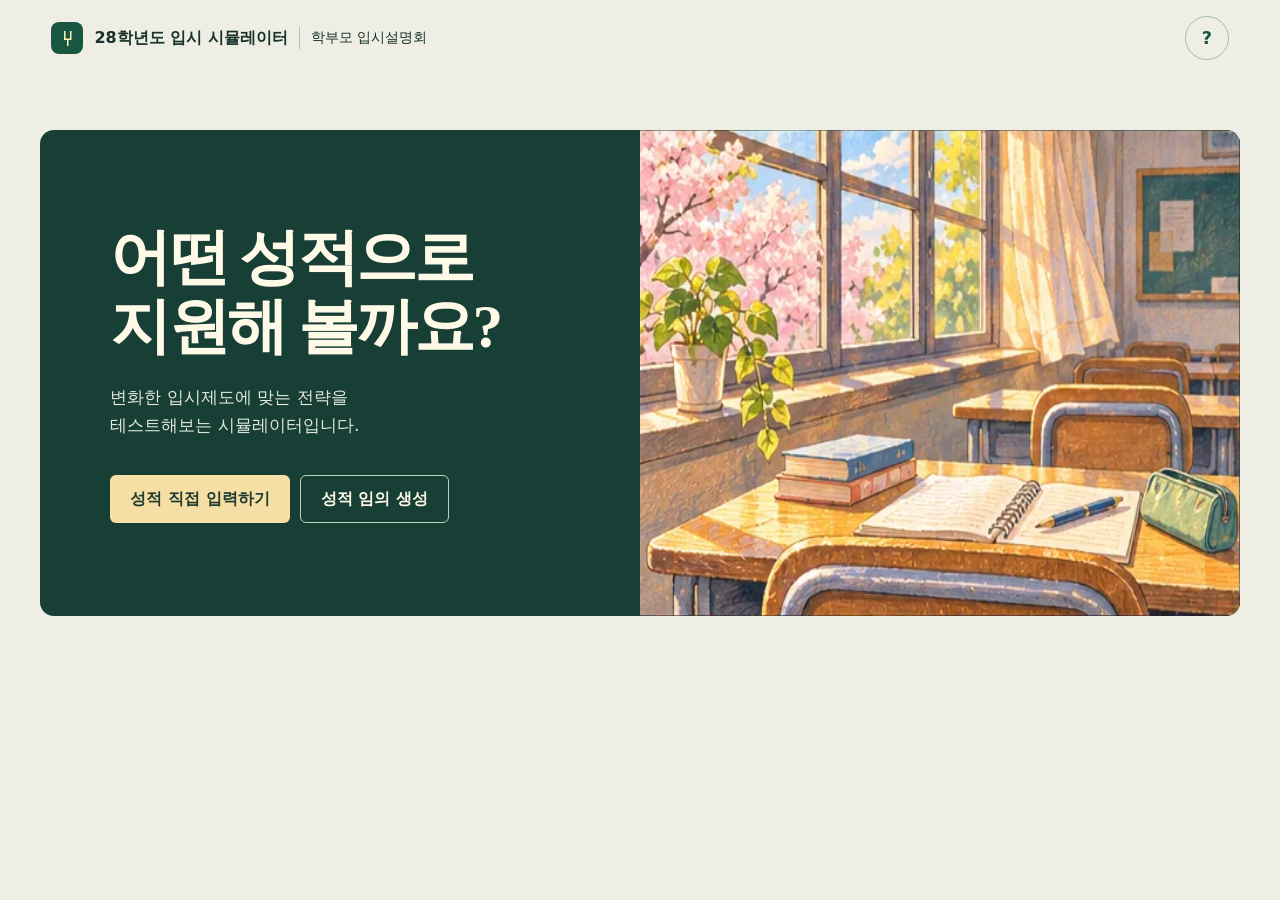
<file: part2.html>
<!doctype html>
<html lang="ko"><head><meta charset="utf-8"><meta name="viewport" content="width=device-width, initial-scale=1, viewport-fit=cover"><meta name="theme-color" content="#163e36"><title>28학년도 입시 시뮬레이터</title><link rel="stylesheet" href="sim.css?v=regular20"></head>
<body><header class="mast"><div class="brand"><span class="symbol" aria-hidden="true">⑂</span><b>28학년도 입시 시뮬레이터</b><span class="brandline">학부모 입시설명회</span></div><button class="entryHelp" data-act="help" aria-label="이용 도움말">?</button></header>
<section id="welcome" aria-labelledby="welcomeTitle">
  <div class="welcomeCopy">
    <h1 id="welcomeTitle" tabindex="-1">어떤 성적으로<br>지원해 볼까요?</h1>
    <p>변화한 입시제도에 맞는 전략을 테스트해보는 시뮬레이터입니다.</p>
    <div class="entryChoices"><a class="enterGame" href="#manual">성적 직접 입력하기</a><a class="enterGame secondary" href="#generate">성적 임의 생성</a></div>
  </div>
  <div class="art welcomeScene" aria-hidden="true"></div>
</section>
<section id="entryStep" aria-labelledby="entryTitle" hidden></section>
<main id="gameScreen" hidden><aside id="atlas" aria-label="학생의 입시 경로"></aside><section id="desk" aria-label="현재 상황과 선택"></section></main>
<dialog id="gradeDialog" aria-labelledby="gradeTitle">
  <header><h2 id="gradeTitle">고3 성적표</h2><button type="button" data-act="closeGrades" aria-label="성적표 닫기">×</button></header>
  <div id="gradeTables"></div><div class="gradeActions"><button class="primary" data-act="closeGrades" id="gradeContinue">닫고 원서 쓰기</button></div>
</dialog>
<div id="addedNotice" role="status" aria-live="polite"></div>
<dialog id="seminarInvite" aria-labelledby="seminarTitle" aria-describedby="seminarMessage" closedby="none">
<div class="seminarInvite">
<div><h2 id="seminarTitle">판동샘수학학원 입시설명회</h2><p id="seminarMessage">우리 아이의 학생부와 수능 성적, 어떤 전형에서 강점이 될까요? 설명회에서 지원 전략을 함께 살펴보세요.</p></div>
<!-- 접수가 열리면 아래 href를 실제 신청 주소로 교체하세요. -->
<div class="inviteActions"><a href="seminar.html">입시설명회 참여하기</a><button type="button" id="dismissInvite" autofocus>닫기</button><button type="button" id="hideInviteToday">오늘 하루 보지 않기</button></div>
</div>
</dialog>
<footer id="gameFooter" hidden><span>2030학년도 가상 대입</span><span id="persist"></span><button data-act="sources">출처와 시뮬레이션 가정</button></footer>
<dialog id="drawer" aria-labelledby="dialogTitle"><header><h2 id="dialogTitle"></h2><button data-act="close">닫기 ×</button></header><div id="dialogBody"></div></dialog>
<script src="sim-catalog.js?v=regular20"></script><script src="sim-engine.js?v=regular20"></script><script src="sim-ui.js?v=regular20"></script></body></html>
</file>
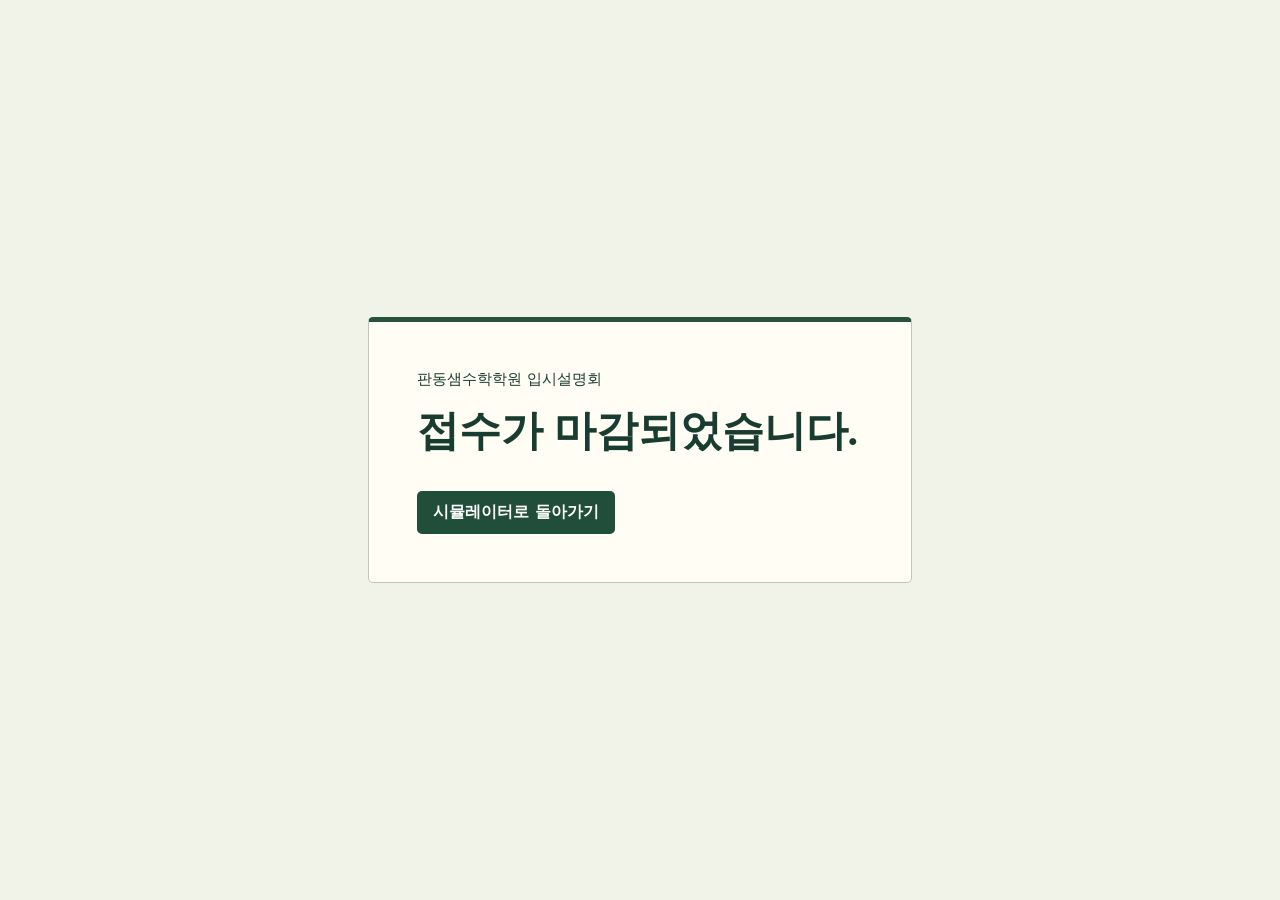
<file: seminar.html>
<!doctype html>
<html lang="ko">
<head>
<meta charset="utf-8">
<meta name="viewport" content="width=device-width,initial-scale=1">
<meta name="theme-color" content="#163e36">
<title>입시설명회 접수 마감 · 판동샘수학학원</title>
<style>
*{box-sizing:border-box}
body{margin:0;min-height:100vh;min-height:100svh;display:grid;place-items:center;padding:1.25rem;background:#f1f2e8;color:#193c31;font-family:system-ui,"Malgun Gothic",sans-serif;word-break:keep-all}
main{width:min(100%,34rem);padding:clamp(1.4rem,6vw,3rem);border:1px solid #bfc9b9;border-top:5px solid #29523d;background:#fffdf4;border-radius:5px}
p{margin:0;font-size:.94rem}
h1{margin:.9rem 0 2rem;font:700 clamp(1.7rem,6vw,2.65rem)/1.3 Batang,Georgia,serif}
a{display:inline-block;padding:.7rem 1rem;background:#214e3b;border-radius:5px;color:white;text-decoration:none;font-weight:650}
a:focus-visible{outline:3px solid #bb8021;outline-offset:3px}
</style>
</head>
<body><main>
<p>판동샘수학학원 입시설명회</p>
<h1>접수가 마감되었습니다.</h1>
<a href="part2.html#play">시뮬레이터로 돌아가기</a>
</main></body>
</html>
</file>
<file: style.css>
*{box-sizing:border-box}
:root{color-scheme:light;--paper:#f9f8f3;--ink:#112d31;--jade:#006f66;--bright:#bfef61;--rule:#cbd9d3;--pink:#a52457;--blue:#00778a;--gold:#fbebaa;--nav:60px}
html,body{margin:0;height:100%;font-family:"Inter","Pretendard","Apple SD Gothic Neo","Malgun Gothic",system-ui,sans-serif;color:var(--ink);background:#e4eae5}
button,a,input,select{font:inherit}button,a{touch-action:manipulation}button{color:inherit;cursor:pointer}button:focus-visible,a:focus-visible,input:focus-visible,select:focus-visible{outline:3px solid #de870c;outline-offset:3px}button:disabled{opacity:.35;cursor:default}
body{display:grid;grid-template-rows:49px minmax(0,1fr) var(--nav);height:100dvh;overflow:hidden}
.top,.dock{display:flex;align-items:center;gap:12px;padding:0 clamp(12px,3vw,56px);background:#fafbf6;border-color:var(--rule);z-index:2}
.top{border-bottom:1px solid var(--rule);justify-content:space-between;font-size:13px}.brand{display:flex;gap:10px;align-items:center;font-weight:800;letter-spacing:-.04em}.brand i{width:22px;height:21px;display:inline-block;background:repeating-linear-gradient(120deg,var(--jade) 0 3px,transparent 3px 6px);border-radius:2px}.topright,.tools,.moves{display:flex;align-items:center;gap:8px}.partlabel{font-size:12px;font-weight:650;color:#4b6761}
button{background:transparent;border:1px solid var(--rule);border-radius:7px;padding:.43rem .72rem}.dock{border-top:1px solid var(--rule);justify-content:space-between;position:relative}.progress{position:absolute;top:-2px;left:0;height:3px;background:var(--jade);transition:width .25s}.count{font-size:13px;min-width:55px;text-align:center;font-variant-numeric:tabular-nums}.moves button{font-size:21px;font-weight:700;padding:1px 12px;height:34px}.moves #next{background:var(--ink);color:white;border-color:var(--ink)}.tools button,.topright button{font-size:13px;font-weight:650}
main{overflow:auto;overscroll-behavior:contain;padding:clamp(6px,1.4vh,18px) 12px;display:flex;align-items:safe center;justify-content:safe center}
.slide{width:min(96vw,calc((100dvh - 136px)*1.77778),1720px);flex:none;min-width:300px;aspect-ratio:16/9;container-type:inline-size;background:var(--paper);position:relative;border:1px solid #c1cfc6;box-shadow:0 4px 20px #153a3012;display:flex;flex-direction:column;overflow:hidden;animation:paperIn .22s ease-out}
[hidden]{display:none!important}.sheetHead{margin:2.25cqw 3.3cqw 0;padding-bottom:1.15cqw;border-bottom:2px solid var(--ink);flex:none}.meta,.sheetFoot{display:flex;align-items:center;justify-content:space-between;gap:1em}.meta{font-size:.94cqw;font-weight:700;letter-spacing:.035em;color:#48726b}.meta span:first-child{color:var(--jade)}h1,h2,h3,p,figure,blockquote{margin:0}.sheetHead h1{font-size:clamp(17px,3.05cqw,56px);font-weight:800;letter-spacing:-.065em;line-height:1.14;margin-top:.58cqw;word-break:keep-all}.sheetFoot{font-size:.84cqw;color:#47645c;border-top:1px solid var(--rule);padding:.58cqw 0;margin:0 3.3cqw;flex:none}.sheetFoot b{color:var(--ink);font-variant-numeric:tabular-nums}.content{margin:1.05cqw 3.3cqw;flex:1;min-height:0;display:flex;flex-direction:column;justify-content:center;gap:.8cqw;font-size:1.45cqw}.content>h3,.tablegroup h3{font-size:1.35cqw;letter-spacing:-.045em}.content h3{margin-bottom:.28cqw}.legend{float:right;display:flex;gap:.45cqw;margin-top:-1.48cqw}.legend b{font-size:.82cqw;padding:.15cqw .55cqw;background:#a52457;color:white;border-radius:2px}.legend b:nth-child(2){background:#283735}.legend b:nth-child(3){background:#506b22}.native{border-collapse:separate;border-spacing:0;width:100%;font-size:1.36cqw;line-height:1.18;text-align:center;letter-spacing:-.025em;font-variant-numeric:tabular-nums}.native th,.native td{padding:.38cqw .28cqw;border-bottom:1px solid var(--rule);border-right:1px solid #ccdcd5;white-space:normal}.native td:last-child,.native th:last-child{border-right:0}.native thead th{background:#19564f;color:white;font-weight:750}.native thead tr:nth-child(2) th{background:#dce9e1;color:var(--ink)}.native tbody th{background:#e4eee8;font-weight:700}.native td{background:#fffefa}.native tr:nth-child(even) td{background:#f1f4ec}.native .red,.native .hot{color:var(--pink);font-weight:800}.native .lime{color:#526f16;font-weight:750}.native .aqua{color:var(--blue);font-weight:750}.native td.tintgold,.native th.tintgold{background:#f9edba}.native td.tintblue,.native th.tintblue{background:#d2edef}.columns,.types4,.zone,.scatter{display:flex;gap:1.1cqw;align-items:flex-start}.columns>*{flex:1;min-width:0}.columns .native{font-size:1.22cqw}.tablegroup h3{background:#e2ece3;border-top:3px solid var(--jade);padding:.5cqw;text-align:center}.tablegroup:nth-child(2) h3{border-color:#bd8f22}.tablegroup:nth-child(3) h3{border-color:#554a79}.ribbon{background:#193f3b;color:white;border-left:.55cqw solid var(--bright);padding:.64cqw 1.15cqw;font-size:1.35cqw;font-weight:650;line-height:1.35}.twostack{display:grid;gap:1.25cqw}.zone{align-items:stretch}.zone>div{flex:1}.zone>table{width:54%}.zone p{padding:1.25cqw;border-left:.5cqw solid #91ad29;background:#e8efc8;margin-bottom:.9cqw}.zone p:nth-child(2){background:#f8e2e9;border-color:#c95778}.zone p b{margin-left:1cqw}.compare{font-size:1.63cqw}.compare td,.compare th{padding:1.05cqw .6cqw}.region td:nth-child(7){background:#d9f0e7;font-weight:800}.region tbody tr:nth-child(-n+3) td:nth-child(6){background:#fbebbd}.region tbody tr:first-child td:nth-child(2),.region tbody tr:first-child td:nth-child(8){color:var(--pink);font-weight:800}
.itemlist{display:grid;gap:.68cqw}.itemlist>div{display:flex;align-items:baseline;gap:1.5cqw;padding:.8cqw 1cqw;border-bottom:1px solid var(--rule)}.itemlist>div:first-child{border-top:2px solid var(--ink)}.itemlist b{flex:0 0 auto;min-width:3.2cqw;font-size:1.55cqw;color:var(--jade)}.itemlist p{line-height:1.43;white-space:pre-line;word-break:keep-all;font-weight:540}.extract{font-size:1.66cqw;line-height:1.7;border-left:.5cqw solid #a4cd5b;padding:1.3cqw 2cqw;background:#eaf0e3}.terms td,.terms th{padding:.28cqw .3cqw}.chart{display:grid;gap:1.15cqw}.keys{display:flex;gap:.55cqw;justify-content:flex-end}.keys i{font-style:normal;padding:.25cqw .75cqw}.barrow{display:flex;align-items:center;gap:1.4cqw}.barrow>b{width:6cqw}.barrow>div{flex:1;display:flex}.barrow span{text-align:center;padding:.62cqw 0;min-width:0;font-weight:750}.k0{background:#184b47;color:white}.k1{background:#368382;color:white}.k2{background:#b9ded7;color:#154c46}.k3{background:#d9ea93;color:#283714}.axis{border-top:1px solid #a0b5ad;padding-top:.35cqw;margin-left:7.4cqw;display:flex;justify-content:space-between;font-size:1cqw}.bands,.letters{display:flex;width:100%;align-items:stretch}.bands>div,.letters span{background:#285e57;color:white;min-width:0;text-align:center;padding:1cqw .1cqw;border-right:1px solid #ffffff8c}.bands>div:nth-child(even),.letters span:nth-child(even){background:#438077}.bands b,.bands small{display:block}.bands small{font-size:1.1cqw;margin-top:.4cqw}.comparebands{padding:3.3cqw 0;display:grid;gap:4.3cqw;background:linear-gradient(90deg,transparent 10%,#d9e6cf 10% 34%,#daebe7 34% 66%,#d9e6cf 66% 90%,transparent 90%)}.comparebands .bands:last-child>div,.slide[data-n="34"] .bands>div{background:#e1c86e;color:#302d1f}.comparebands .bands:last-child>div:nth-child(even){background:#eddfa5}.scatter>table{width:51%}.scatter figure{flex:1}.scatter img{width:100%;display:block}.scatter figcaption{font-size:1.17cqw;text-align:center;font-weight:700}.types4 section{flex:1;min-width:0;align-self:stretch;border-top:.5cqw solid var(--jade);padding:.8cqw;background:#edf2e9}.types4 h3{font-size:1.65cqw}.types4 small{color:var(--jade);font-weight:800}.types4 p{font-size:1.27cqw;line-height:1.55}.types4 p b{color:#992751}.mini{font-size:.89cqw}.slide[data-n="15"] .native{font-size:1.07cqw}.slide[data-n="15"] .native :is(th,td){padding:.19cqw .15cqw}.slide[data-n="13"] .itemlist p,.slide[data-n="23"] .itemlist p{font-size:1.27cqw}
.hero,.divider,.contents,.end,.closing{height:100%;padding:4.8cqw 5.5cqw;position:relative}.hero,.divider{isolation:isolate;background:#103e38;color:#fbfaf0;overflow:hidden}.hero:after,.divider:after{content:"";position:absolute;right:-11%;top:-8%;width:42%;height:145%;background:repeating-linear-gradient(133deg,transparent 0 18px,#d4ff9b48 18px 20px,transparent 20px 33px);transform:skewX(-13deg);z-index:-1}.hero:before{content:"";position:absolute;top:4.7cqw;left:5.6cqw;width:11cqw;height:.5cqw;background:var(--bright)}.year{font-weight:850;letter-spacing:-.095em;font-size:16cqw;line-height:1.06;margin-top:2.2cqw;color:var(--bright)}.hero h1,.end h1{font-size:7.1cqw;letter-spacing:-.085em;line-height:1.12}.occasion{margin-top:2cqw;font-size:2.2cqw;font-weight:650;letter-spacing:-.04em}.authors{margin:4cqw 0 1cqw;font-size:1.4cqw;color:#cdded0}.authors b{color:white}.hero small,.divider small,.end small{font-size:1.2cqw}.contents h1{font-size:5cqw;letter-spacing:-.08em;margin:1.3cqw 0 2.4cqw}.contents small{color:var(--jade);font-weight:700}.contents a{display:flex;align-items:center;gap:2cqw;border-top:1px solid #bdcdc2;text-decoration:none;color:inherit;padding:1cqw .3cqw;font-size:2.05cqw;font-weight:650;letter-spacing:-.05em}.contents a b{font-size:1.4cqw;color:var(--jade)}.contents a span{margin-left:auto;color:var(--jade)}.divider{display:flex;flex-direction:column;justify-content:center;gap:1.8cqw}.divider small{color:#d0dfd2}.chapterNo{font-size:2.55cqw;color:var(--bright);font-weight:750;margin-top:2.2cqw}.divider h1{font-size:5.7cqw;line-height:1.12;letter-spacing:-.08em;max-width:83%}.divider blockquote{margin:2cqw 0;border-left:.38cqw solid var(--bright);padding-left:1.6cqw;font-size:2.5cqw;line-height:1.5;letter-spacing:-.045em}.closing,.end{display:flex;flex-direction:column;justify-content:center;gap:2.7cqw}.closing p,.end p{font-size:1.8cqw;line-height:1.8}.closing h1{font-size:4.3cqw;letter-spacing:-.065em}.end{background:#e6ebd3}.end h1{color:#2c583f}.end small{margin-top:3cqw}
.slide[data-n="17"] .native{font-size:1.1cqw}.slide[data-n="49"] .itemlist{gap:.3cqw}.slide[data-n="49"] .itemlist>div{padding:.38cqw .9cqw}.ratio tr:nth-child(n) td:nth-last-child(-n+4){background:#f6efcd}.slide[data-n="12"] .native{font-size:1.2cqw}
dialog{border:1px solid #c6d2c9;border-radius:14px;color:var(--ink);padding:0;width:min(720px,94vw);max-height:88dvh;background:#fafbf6;box-shadow:0 24px 96px #051c2d4d}dialog::backdrop{background:#0b262ab8}dialog .dialogHead{display:flex;gap:10px;align-items:center;justify-content:space-between;background:#f8faf4;border-bottom:1px solid var(--rule);padding:13px 18px;position:sticky;top:0;z-index:2}dialog h2{font-size:19px}dialog .inside{padding:16px 18px;line-height:1.6}dialog img{display:block;width:100%;height:auto}dialog.original{width:min(1500px,98vw)}dialog.original .inside{padding:4px}dialog a{color:#006858}.tocLinks{display:grid;gap:3px}.tocLinks a{display:flex;gap:12px;align-items:baseline;padding:7px 9px;text-decoration:none;border-bottom:1px solid var(--rule);font-size:14px;color:var(--ink)}.tocLinks a b{font-size:12px;color:var(--jade)}.tocLinks a[aria-current]{background:#d8edcf}.jumpParts{display:flex;gap:8px;flex-wrap:wrap;margin-bottom:14px}.jumpParts a{background:#dcece0;border-radius:5px;padding:4px 9px}.proofList{padding-left:20px}.proofList li{margin:.55rem 0}.proofList small{display:block;color:#4c635e}.sr{position:absolute;width:1px;height:1px;padding:0;margin:-1px;overflow:hidden;clip-path:inset(50%);white-space:nowrap;border:0}
.slide.mapSlide{background:#111f2a;border-color:#1b3742;color:#f4f6ea}.scene{height:100%;display:flex;flex-direction:column;padding:2.9cqw 4.1cqw 2cqw;gap:1.15cqw;background:radial-gradient(ellipse at 90% 0,#234449,transparent 55%)}.scenehead small,.story small{font-size:1.14cqw;color:#b9e8a3;font-weight:680;letter-spacing:.035em}.scenehead h1{font-size:3.8cqw;line-height:1.13;letter-spacing:-.07em;margin:.6cqw 0}.mapbox{display:flex;align-items:center;justify-content:center;background:radial-gradient(#68959940 1px,transparent 1px) 0 0 / 16px 16px;border-block:1px solid #49706f;overflow:hidden}.transit{width:100%;height:17.5cqw;display:block}.transit path{fill:none;stroke-width:5;stroke-linecap:round}.transit .base{stroke:#d9eece}.earlyline{stroke:#c3f26f}.lateline{stroke:#53c9ef}.transit.early .lateline,.transit.late .earlyline{opacity:.23}.station circle{fill:#142e32;stroke:#f6f6e8;stroke-width:2}.station.selected circle{fill:#fdc76e;stroke:#ffedd0;stroke-width:3}.station text{fill:#f8f9f1;font-size:14px;letter-spacing:-.03em;text-anchor:middle;font-weight:650}.transit .ripple{stroke:#fbd187;stroke-width:2;fill:none;transform-box:fill-box;transform-origin:center;animation:ripple 1.8s ease-out 2}.steptabs{display:flex;gap:.6cqw;flex-wrap:wrap}.steptabs button{color:#c9d8d6;border:1px solid #537071;border-radius:999px;background:#1b3039;font-size:1.23cqw;padding:.5cqw 1.05cqw}.steptabs button[aria-pressed=true]{color:#152c2c;background:var(--bright);border-color:var(--bright);font-weight:750}.story{margin:auto 0;display:grid;gap:1cqw;animation:paperIn .32s ease-out}.story h2{font-size:2.5cqw;letter-spacing:-.057em;line-height:1.25;margin:.25cqw 0 .55cqw}.story p{font-size:1.4cqw;line-height:1.56;color:#d6e3df;word-break:keep-all}.months,.equation,.forkbox,.materials,.calendar{display:flex;align-items:center;gap:1.2cqw;flex-wrap:wrap;border-top:1px solid #436466;padding-top:1cqw}.months span,.materials span,.equation small,.forkbox span{font-size:1.18cqw}.months b,.equation strong,.forkbox strong,.materials .on{color:var(--bright)}.equation b,.equation strong,.forkbox strong{font-size:2.05cqw}.equation i,.forkbox i{color:#8eaca9;font-style:normal}.materials span{padding:.5cqw .75cqw;border:1px solid #557074;border-radius:4px}.materials .on{border-color:var(--bright)}.calendar{display:grid;grid-template-columns:repeat(5,1fr);gap:.6cqw}.calendar>div{padding:.5cqw .85cqw;border-left:2px solid #b4dd73}.calendar :is(b,span,small){display:block}.calendar b{font-size:2cqw;color:#fcf5c0}.calendar span{font-size:1.07cqw}
@keyframes paperIn{from{opacity:.45;transform:translateY(4px)}to{opacity:1;transform:none}}@keyframes ripple{from{transform:scale(.65);opacity:.95}to{transform:scale(1.6);opacity:0}}
main.zoom{display:block}.zoom .slide{width:max(1120px,110vw);margin:0 auto}.zoom .native tbody th:first-child{position:sticky;left:0;z-index:1}
@media(max-height:550px) and (orientation:landscape){body{grid-template-rows:31px minmax(0,1fr) 36px}.slide{width:min(96vw,calc((100dvh - 76px)*1.77778))}main{padding:3px}.top,.dock{padding:0 12px}.tools button,.topright button{font-size:12px;padding:2px 8px}.moves button{height:29px}.partlabel{font-size:11px}}
@media(max-width:700px) and (orientation:portrait){
 body{grid-template-rows:46px minmax(0,1fr) calc(54px + env(safe-area-inset-bottom))}.top,.dock{padding-inline:10px;gap:5px}.dock{padding-bottom:env(safe-area-inset-bottom)}.topright,.tools,.moves{gap:4px}.partlabel{display:none}.tools button,.topright button{font-size:12px;padding:6px 7px}.moves button{padding:1px 8px}.count{min-width:42px;font-size:11px}.brand{font-size:12px}.brand i{width:17px;height:17px}
 main{display:block;padding:7px}.slide{width:100%;min-width:0;min-height:calc(100dvh - 120px);height:auto;aspect-ratio:auto;border-radius:4px;overflow:visible}.sheetHead{margin:16px 13px 0;padding-bottom:10px}.sheetHead h1{font-size:25px;line-height:1.17;margin-top:6px}.meta{font-size:10px}.legend{float:none;margin:6px 0 0;gap:4px}.legend b{font-size:10px;padding:1px 5px}.content{font-size:15px;gap:12px;margin:13px 11px;display:block;min-width:0;overflow-x:auto}.content>*+*{margin-top:11px}.content h3,.tablegroup h3{font-size:15px}.tablegroup h3{padding:6px 3px}.native,.columns .native,.slide[data-n="15"] .native,.slide[data-n="12"] .native,.slide[data-n="17"] .native{font-size:13px;line-height:1.28}.native th,.native td,.slide[data-n="15"] .native :is(th,td){padding:5px 4px}.native th:first-child{position:sticky;left:0;z-index:1}.native tbody th{white-space:nowrap}.native td{min-width:34px}.sheetFoot{font-size:10px;margin:10px 13px;padding:7px 0}.columns,.types4,.zone,.scatter{display:grid;gap:13px}.zone>table,.scatter>table{width:100%}.twostack{gap:12px}.ribbon{font-size:14px;padding:8px 10px}.itemlist{gap:0}.itemlist>div{padding:10px 2px;gap:10px;align-items:flex-start}.itemlist b{font-size:14px;min-width:24px}.itemlist p,.slide[data-n="13"] .itemlist p,.slide[data-n="23"] .itemlist p{font-size:14px;line-height:1.48}.extract{font-size:15px;padding:12px}.chart{gap:10px}.barrow>b{font-size:12px;width:41px}.barrow span{font-size:10px;padding:7px 0}.keys i,.axis{font-size:10px}.axis{margin-left:44px}.bands b,.letters span{font-size:12px}.bands small{font-size:10px}.comparebands{padding:30px 0;gap:38px}.zone p{font-size:16px;padding:10px}.types4 section{padding:10px}.types4 p,.types4 h3,.scatter figcaption{font-size:14px}.types4 small{font-size:12px}.hero,.divider,.contents,.end,.closing{flex:1;min-height:calc(100dvh - 125px);padding:32px 22px}.hero{display:flex;flex-direction:column;justify-content:center}.hero:before{top:32px;left:22px}.year{font-size:28cqw}.hero h1,.end h1{font-size:11cqw}.occasion{font-size:21px;margin:18px 0}.authors{font-size:14px;line-height:1.9;max-width:275px}.hero small,.divider small,.end small{font-size:12px}.contents h1{font-size:42px}.contents a{font-size:18px;padding:13px 0}.contents a b{font-size:14px}.chapterNo{font-size:20px}.divider h1{font-size:40px;max-width:100%}.divider blockquote{font-size:22px;padding-left:12px;margin:20px 0}.closing h1{font-size:30px}.closing p,.end p{font-size:16px}
 .scene{padding:20px 14px;min-height:calc(100dvh - 125px);gap:14px}.scenehead small,.story small{font-size:12px}.scenehead h1{font-size:28px;margin:6px 0}.mapbox{margin-inline:-7px}.transit{height:clamp(132px,41vw,220px)}.station text{font-size:17px}.steptabs{gap:5px}.steptabs button{font-size:13px;padding:5px 9px}.story{gap:12px;margin:0}.story h2{font-size:23px;margin:5px 0}.story p{font-size:15px}.months,.materials,.equation,.forkbox,.calendar{padding-top:12px;gap:6px}.materials span,.months span,.equation small,.forkbox span,.calendar small,.calendar span{font-size:12px}.equation b,.equation strong,.forkbox strong,.calendar b{font-size:18px}.calendar{grid-template-columns:repeat(3,1fr);row-gap:10px}.calendar>div{padding:3px 6px}
 main.zoom .slide{width:100%;margin:0}.zoom .content{font-size:18px}.zoom .native,.zoom .columns .native{font-size:17px}.zoom .native td{min-width:55px}.zoom .itemlist p{font-size:18px}
}
@media(prefers-reduced-motion:reduce){*,*:before,*:after{animation:none!important;transition:none!important;scroll-behavior:auto!important}}


.distribution{table-layout:fixed}.distribution thead tr:first-child th:first-child{width:32%}.distribution thead tr:first-child th:nth-child(2){width:18%}.distribution thead tr:first-child th:nth-child(3){width:50%}.grades{display:flex;justify-content:space-around;font-size:.95em}.native .plotcell{position:relative;padding:0;overflow:hidden}.dotrow{position:absolute;inset:0;overflow:hidden;background:#ffeac4}.dotrow img{display:block;position:absolute;width:100%;height:1500%;left:0}.scenehead h1,.story h2{word-break:keep-all;text-wrap:balance}.transit .trail{stroke:#ffdb92;stroke-width:3;stroke-dasharray:1;stroke-linecap:round;filter:drop-shadow(0 0 2px #ffc45c)}.typegrid{display:grid;grid-template-columns:repeat(4,1fr);border-block:1px solid #4f6e70}.typegrid>div{padding:.9cqw;border-right:1px solid #476064}.typegrid>div:last-child{border-right:0}.typegrid .active{background:#d2ef98;color:#152e2c}.typegrid :is(b,small,span){display:block}.typegrid span{font-size:1.05cqw}.typegrid b{font-size:1.5cqw;margin:.3cqw 0}.typegrid small{font-size:1.1cqw;color:inherit;font-weight:450}.scoreSplit{display:flex;height:5.1cqw;align-items:stretch}.scoreSplit>div{width:60%;display:flex;align-items:center;gap:1.2cqw;background:#bfece6;color:#113d40;padding:.3cqw 1.3cqw}.scoreSplit>div+div{width:40%;background:#c3ed79}.scoreSplit b{font-size:3.4cqw;line-height:1}.scoreSplit span{font-weight:700}.branchrail{display:flex;align-items:center;font-size:1.4cqw;gap:1cqw}.branchrail>b{font-size:1.6cqw}.branchrail>i{width:4cqw;height:2px;background:#efd394}.branchrail>div{display:flex;gap:.6cqw}.branchrail span{border:1px solid #567070;color:#b5c4c0;border-radius:3px;padding:.75cqw 1.4cqw}.branchrail .lit{background:#d5ef9c;color:#172d29;font-weight:750;border-color:#d5ef9c}.inkEm{color:#9d2353;font-weight:750}.inkAqua{color:#007087;font-weight:750}.native strong{color:var(--pink)}.slide[data-n="10"] .comparebands{position:relative}.slide[data-n="10"] .comparebands:before,.slide[data-n="10"] .comparebands:after{content:"";position:absolute;top:3.1cqw;height:5.8cqw;width:5.7%;border:2px solid #3798c2;background:#499dc325;pointer-events:none}.slide[data-n="10"] .comparebands:before{left:34%}.slide[data-n="10"] .comparebands:after{left:60%;border-color:#a93378;background:#b7297425}.slide[data-n="34"] .letters:first-of-type span:nth-child(-n+2){box-shadow:inset 0 0 0 2px #dc739f}.slide[data-n="34"] .letters:last-child span:first-child{background:#587a38}
@media(max-width:700px) and (orientation:portrait){.distribution{min-width:720px}.typegrid{grid-template-columns:repeat(2,1fr)}.typegrid>div{padding:7px 9px}.typegrid span,.typegrid small{font-size:11px}.typegrid b{font-size:15px}.scoreSplit{height:52px}.scoreSplit b{font-size:28px}.scoreSplit span{font-size:13px}.branchrail{font-size:12px;gap:5px}.branchrail>b{font-size:13px}.branchrail>i{width:10px}.branchrail span{padding:6px 5px}.slide[data-n="10"] .comparebands:before,.slide[data-n="10"] .comparebands:after{top:29px;height:38px}}


@media (max-width:700px) and (orientation:portrait){
  main:not(.zoom):has(.slide[data-n="1"]:not([hidden])){display:grid;align-items:center}
  main:not(.zoom) .slide[data-n="1"]{min-height:0;aspect-ratio:16 / 9;overflow:hidden}
  main:not(.zoom) .hero{display:block;min-height:0;padding:4.8cqw 5.5cqw}
  main:not(.zoom) .hero:before{top:4.7cqw;left:5.6cqw}
  main:not(.zoom) .hero .year{font-size:16cqw}
  main:not(.zoom) .hero h1{font-size:7.1cqw}
  main:not(.zoom) .hero .occasion{font-size:2.2cqw;margin:2cqw 0 0}
  main:not(.zoom) .hero .authors{font-size:1.4cqw;margin:4cqw 0 1cqw;line-height:normal}
}

/* Printed-table shading and text denote independent categories. */
.slide[data-n="8"] .source-group-1{--group-paper:#fbe6d5}
.slide[data-n="8"] .source-group-2{--group-paper:#fffefa}
.slide[data-n="8"] .source-group-3{--group-paper:#d4eaf6}
.slide[data-n="8"] .native tbody tr>:is(th,td){background:var(--group-paper)}
.slide[data-n="12"] .terms tbody td{background:white}
.slide[data-n="12"] .terms .term-cream td{background:#fff6dd}
.slide[data-n="12"] .terms .term-peach td{background:#fde2cf}
.slide[data-n="12"] .terms tbody th{background:#f1f1f1}
.slide[data-n="12"] .terms tbody tr:nth-child(7) th{background:#e9f4f6}
.slide[data-n="12"] .terms td:last-child .inkEm{color:inherit;font-weight:inherit}
.slide .legend .med-key{background:#713c91}
.native td.med-min{color:#713c91;font-weight:800}
.slide .legend .science-key{background:#196136}
.slide[data-n="20"] tbody td{background:#fffefa;color:var(--ink);font-weight:500}
.slide[data-n="20"] tbody tr td:last-child{background:#fcf4df}
.science-ink{color:#196136;font-weight:800}
.subject-ink{color:#007080;font-weight:750}
.slide[data-n="21"] .native tbody tr>td{background:#fffefa}
.slide[data-n="21"] .native tbody tr>th,.slide[data-n="21"] .native tbody tr>td:last-child{background:#e8f2f5}
.slide[data-n="21"] .native tbody tr.linked-cohort>:is(th,td){background:#e0edc6}
.slide[data-n="21"] .columns>div:nth-child(2) .tablegroup:last-child h3{background:#f8e9ad;border-color:#ac821e}
.aligned-scroll{width:100%;overflow:auto}
.slide .aligned-admissions{table-layout:fixed;font-size:1.24cqw}
.slide .aligned-admissions th,.slide .aligned-admissions td{padding:.37cqw .21cqw;overflow-wrap:anywhere}
.slide .aligned-admissions thead tr:first-child th{background:#f4e8bc;color:var(--ink);border-top:2px solid #a48323}
.slide .aligned-admissions thead tr:first-child th:last-child{background:#e2e9e4;border-color:#62766b}
.slide .aligned-admissions thead tr:nth-child(2) th:nth-child(n+6){background:#dce4df}
.slide .aligned-admissions .table-gap,.slide .aligned-admissions .table-missing{background:var(--paper);border:none;padding:0}
.grade-figure{margin:0;font-variant-numeric:tabular-nums}
.grade-figure figcaption{display:flex;align-items:baseline;justify-content:space-between;margin-bottom:2.3cqw;font-size:1.6cqw;font-weight:750}
.grade-figure figcaption span{font-size:1.15cqw;color:#47605c;font-weight:500}
.grade-rows{display:grid;grid-template-columns:8.4cqw minmax(0,1fr);align-items:stretch}
.grade-rows h3{display:flex;align-items:center;font-size:1.85cqw;letter-spacing:-.035em;margin:0}
.grade-band{display:grid;min-height:7.9cqw}
.grade-band>div{background:#e4eae4;color:#1d3431;display:flex;align-items:center;justify-content:center;flex-direction:column;border-right:1px solid var(--paper);min-width:0}
.grade-band>div:nth-child(even){background:#d6e1da}
.grade-band b{font-size:2.05cqw;line-height:1.2;letter-spacing:-.03em}
.grade-band small{font-size:1.14cqw;margin-top:.3cqw}
.grade-rows h3:nth-last-child(2)+.grade-band>div{background:#e7e4d2}
.grade-rows h3:nth-last-child(2)+.grade-band>.widest{background:#204e49;color:white}
.grade-band .widest b{font-size:3.05cqw}
.grade-bridge{grid-column:2;position:relative;height:4.1cqw}
.grade-bridge>div{position:absolute;left:34%;width:32%;inset-block:0;display:grid;grid-template-columns:6fr 20fr 6fr}
.grade-bridge span{display:grid;place-items:center;font-size:1.2cqw;font-weight:700;color:#30413a;background:#e0eae2}
.grade-bridge span:first-child{background:#d3e4ff;color:#184c83;border-block:2px solid #3978b7}
.grade-bridge span:last-child{background:#f7dce2;color:#872c44;border-block:2px solid #b74c67}
.grade-takeaway{margin:2cqw 0 1.3cqw 8.4cqw;font-size:1.5cqw;line-height:1.55;color:#39524d;word-break:keep-all}
.grade-takeaway b{color:var(--ink);margin-right:.35em}
.distribution .grades{display:grid;grid-template-columns:repeat(9,1fr)}
.distribution thead tr:last-child th:last-child{padding-inline:0}
.distribution .distribution-row{position:absolute;width:100%;height:100%;inset:0;display:block;background:#faf6e9;fill:none}
.distribution-row .plot-grid{stroke:#a8aaa0;stroke-width:1;stroke-dasharray:4 3}
.distribution-row .plot-circles{stroke:#087352;stroke-width:1.9}
.distribution-row .plot-crosses{stroke:#9c372c;stroke-width:1.8;stroke-linecap:round}
.slide[data-n="35"]{--zone-col:#378344;--zone-row:#b63864}
.slide[data-n="35"] .zone>div>p{background:#e0efda;border-color:var(--zone-col)}
.slide[data-n="35"] .zone>div>p:nth-child(2){background:#f6e3ea;border-color:var(--zone-row)}
.zone-direction{display:block;font-size:1.07cqw;font-weight:700;line-height:1.35;margin-bottom:.28cqw}
.slide[data-n="35"] .zones{table-layout:fixed}
.slide[data-n="35"] .zones tr>:first-child{width:21%}
.slide[data-n="35"] .zones [data-zone],.slide[data-n="35"] .zones th{position:relative}
/* Shared by the overview matrix and the full-size Zone example. */
.native.zones td[data-zone="1"] { --zone-paper: #dce9ac; }
.native.zones td[data-zone="2"] { --zone-paper: #f9dc93; }
.native.zones td[data-zone="3"] { --zone-paper: #e2dcf0; }
.native.zones td[data-zone="4"] { --zone-paper: #d5ebee; }
.native.zones td[data-zone="5"] { --zone-paper: #f8edcc; }
.native.zones td[data-zone="6"] { --zone-paper: #f4d0d1; }
.native.zones td[data-zone="7"] { --zone-paper: #e8e9df; }
.native.zones td[data-zone="8"] { --zone-paper: #b6dce7; }
.native.zones td[data-zone="9"] { --zone-paper: #c6c3d4; }
.native.zones td[data-zone] { background: var(--zone-paper); }
.zones .zone-col::before,.zones .zone-row::after{content:"";position:absolute;pointer-events:none;z-index:1}
.zones .zone-col::before{background:var(--zone-col);width:max(3px,.34cqw);top:-1px;bottom:-1px;left:10%}
.zones .zone-row::after{background:var(--zone-row);height:max(3px,.34cqw);left:-1px;right:-1px;top:17%}
.zones thead .zone-col::before{top:16%;border-radius:3px 3px 0 0}
.zones tbody tr:nth-child(2) .zone-col::before{bottom:15%;border-radius:0 0 3px 3px}
.zones th.zone-row::after{left:14%;border-radius:3px 0 0 3px}
.zones tr:first-child td.zone-row:nth-child(3)::after{right:10%;border-radius:0 3px 3px 0}
@media(max-width:700px) and (orientation:portrait){
 .slide .aligned-admissions{font-size:13px;min-width:780px}
 .slide .aligned-admissions th,.slide .aligned-admissions td{padding:5px 4px}
 .grade-figure figcaption{font-size:16px;gap:8px;margin-bottom:15px}
 .grade-figure figcaption span{font-size:11px}
 .grade-rows{grid-template-columns:100%}
 .grade-rows h3{font-size:15px;margin:0 0 5px}
 .grade-rows h3:nth-last-child(2){margin:3px 0 5px}
 .grade-band{min-height:53px}
 .grade-band b{font-size:15px}.grade-band small{font-size:9px}
 .grade-band .widest b{font-size:22px}
 .grade-bridge{grid-column:1;height:26px}
 .grade-bridge span{font-size:11px}
 .grade-takeaway{margin:12px 0;font-size:14px}
 .zone-direction{font-size:12px}
}

.slide[data-n="35"] .zone [data-zone-key]{color:var(--ink)}
.slide[data-n="35"] [data-zone-key="1"]{background:#eef1d0}
.slide[data-n="35"] [data-zone-key="2"]{background:#f9dc93}
.slide[data-n="35"] [data-zone-key="3"]{background:#e2dcf0}
.slide[data-n="35"] [data-zone-key="4"]{background:#d5ebee}

/* Data and keys share semantic ink. Cell shading is independent of the glyph color. */
:root{
  --ref-minimum:#a52457; --ref-medical:#713c91; --ref-science:#196136;
  --ref-record:#006c85; --ref-subject:#007080; --ref-plain:var(--ink,#112d31);
}
.legend [data-legend="minimum"],[data-source-ink="minimum"]{--reference-ink:var(--ref-minimum)}
.legend [data-legend="plain"]{--reference-ink:var(--ref-plain)}
.legend [data-legend="medical"],[data-source-ink="medical"]{--reference-ink:var(--ref-medical)}
.legend [data-legend="record"],[data-source-ink="record"]{--reference-ink:var(--ref-record)}
.legend [data-legend="science"],[data-source-ink="science"]{--reference-ink:var(--ref-science)}
[data-source-ink="subject"]{--reference-ink:var(--ref-subject)}
[data-source-ink="blue-note"]{--reference-ink:#344d82}
[data-source-ink="total"],[data-source-ink="coral"]{--reference-ink:#9c3c40}
[data-source-ink="on-dark"],[data-source-ink="header-focus"]{--reference-ink:#ffdc81}
.slide .legend b[data-legend]{background:var(--reference-ink);color:#fff}
.slide .content [data-source-ink]{color:var(--reference-ink);font-weight:750}
[data-source-paper="white"]{--reference-paper:#fffefa}
[data-source-paper="blue"]{--reference-paper:#e8f2f5}
[data-source-paper="sky"]{--reference-paper:#c1e4f3}
[data-source-paper="cream"]{--reference-paper:#fcf3df}
[data-source-paper="lemon"]{--reference-paper:#f6f3ad}
[data-source-paper="gold"]{--reference-paper:#f9dc86}
[data-source-paper="peach"]{--reference-paper:#f9e2d0}
[data-source-paper="pink"]{--reference-paper:#f5d5e2}
[data-source-paper="lilac"]{--reference-paper:#e3dff1}
[data-source-paper="gray"]{--reference-paper:#e6e6e2}
.slide[data-n] .content .native tr>[data-source-paper],
.slide[data-n] .content .itemlist>[data-source-paper]{background:var(--reference-paper)}
.slide[data-n="34"] .itemlist+.letters span:nth-child(-n+2){background:#91466a;color:#fff}
.slide[data-n="34"] .letters span:nth-child(3){color:#ffdf85;font-weight:750}


[data-source-paper="mint"]{--reference-paper:#d9e9d4}
.slide[data-n="29"] thead th{background:#d5e9ed;color:#213d42}
.slide[data-n="6"] mark.inkEm{color:#252e2a;background:#f9df8c}

.academy-cover{position:absolute;inset:0;display:flex;flex-direction:column;align-items:flex-start;justify-content:center;isolation:isolate;overflow:hidden;padding:4.8cqw 6.4cqw;background:#103c37;color:#fffdf1}
.cover-art{position:absolute;inset:0;z-index:-1;overflow:hidden;background:linear-gradient(118deg,#0c332f 12%,#134941 68%,#255d50)}
.cover-art i{position:absolute;right:-23cqw;bottom:-53cqw;width:80cqw;aspect-ratio:1;border:1.25cqw solid #b9d98c;border-radius:50%;opacity:.6}
.cover-art i:nth-child(2){right:-17cqw;bottom:-47cqw;width:68cqw;border-width:.18cqw;opacity:.8}
.cover-art i:nth-child(3){right:-11cqw;bottom:-41cqw;width:56cqw;border-width:3cqw;opacity:.2}
.cover-edition,.cover-speaker{font-size:1.65cqw;font-weight:650;letter-spacing:.015em}
.cover-edition{position:absolute;top:5cqw;left:6.4cqw;color:#d8edbc}.cover-edition span{margin-left:1.2cqw;padding-left:1.2cqw;border-left:1px solid #93b49c}
.academy-cover h1{font-size:8.3cqw;letter-spacing:-.065em;line-height:1.16;font-weight:820}
.academy-cover h1 span{display:block;font-size:4.55cqw;font-weight:600;margin-bottom:.5cqw;letter-spacing:-.04em}
.cover-sub{font-size:2cqw;margin-top:2.2cqw;letter-spacing:-.03em;color:#e0ecd8}
.cover-speaker{position:absolute;bottom:5cqw;left:6.4cqw;border-top:.18cqw solid #84a899;padding-top:1cqw;min-width:20cqw;font-size:2.05cqw}
.cover-speaker span{font-size:1.28cqw;margin-right:1cqw;color:#c4d9bf}
.family-inner{position:absolute;inset:0;display:flex;flex-direction:column;padding:2.1cqw 4.2cqw 1.25cqw;color:#173b36;background:#faf9f2;line-height:1.36;word-break:keep-all}
.family-inner header p,.family-inner footer{display:flex;justify-content:space-between;color:#41635b;font-size:1.08cqw;font-weight:650}
.family-inner h1{font-size:3.2cqw;line-height:1.2;letter-spacing:-.055em;margin:.5cqw 0 .95cqw}
.family-inner nav{display:flex;border-block:1px solid #afc4b9}
.family-inner nav button{flex:1;border:0;border-right:1px solid #ced8cf;border-radius:0;font-size:1.45cqw;font-weight:700;padding:.68cqw .2cqw}
.family-inner nav button:last-child{border-right:0}.family-inner nav button[aria-pressed=true]{background:#19544b;color:#fff}
.family-panel{flex:1;min-height:0;padding:1.45cqw 0 .7cqw;display:flex;flex-direction:column;justify-content:center;gap:1.05cqw}
.family-panel h2{font-size:2.65cqw;letter-spacing:-.055em;line-height:1.22}
.family-panel h3{font-size:2.05cqw;letter-spacing:-.05em;margin:0}.family-panel h4{font-size:1.5cqw;margin:1.4cqw 0 .45cqw}
.guide-pair{display:grid;grid-template-columns:1.16fr 1fr;gap:2.7cqw;align-items:stretch}
.cohorts{width:100%;border-collapse:collapse;margin-top:.9cqw;font-size:1.52cqw;font-variant-numeric:tabular-nums}
.cohorts :is(th,td){text-align:left;padding:.42cqw .8cqw;border-bottom:1px solid #cad7cd}
.cohorts thead{font-size:1.24cqw;background:#e2e9dc}.cohorts tbody tr:nth-child(2){color:white;background:#226453;font-weight:750}
.cohorts tbody tr:nth-last-child(-n+2){background:#fbefd4}
.guide-pair aside,.guide-plans article{background:#e9eee2;padding:1.7cqw 2cqw}
.family-panel p,.family-panel li,.family-panel dd{font-size:1.53cqw;line-height:1.45}
.guide-pair aside p,.guide-plans article p{margin-top:.55cqw}.family-panel ul{padding-left:1.45cqw;margin:.45cqw 0 0}.family-panel ul li+li{margin-top:.37cqw}
.family-panel .guide-note{margin-top:.45cqw;padding:.8cqw 1.1cqw;border-left:.35cqw solid #bc903a;background:#f4ecd8;font-size:1.38cqw}
.family-inner footer{margin-top:auto;padding-top:.45cqw;border-top:1px solid #c3cfc2;font-size:.98cqw}
.guide-dates,.guide-summary{margin:.3cqw 0 0;padding:0;list-style:none}
.guide-dates li,.guide-summary div{display:grid;align-items:center;grid-template-columns:15cqw 13cqw 1fr;gap:1.4cqw;border-bottom:1px solid #c5d2c9;padding:1.02cqw .8cqw}
.guide-dates li:nth-child(3){background:#e2ebcb}.guide-dates strong,.guide-summary dt{color:#175648;font-size:1.95cqw;font-weight:750}.guide-dates b{font-size:1.4cqw}
.guide-issues,.guide-plans{display:grid;grid-template-columns:1fr 1fr;gap:1.1cqw}
.guide-issues>div{border-top:.22cqw solid #738f7d;background:#e7eee2;padding:1.3cqw 1.7cqw}.guide-issues small{display:block;font-size:1.2cqw;color:#426758;margin-bottom:.4cqw}
.guide-plans{gap:1.8cqw}.guide-plans article{border-top:.32cqw solid #267157}.guide-plans article+article{background:#f4ecd8;border-color:#b58731}.guide-plans ul{margin-top:1.2cqw}.guide-plans li{padding:.25cqw 0}
.guide-summary div{grid-template-columns:21cqw 1fr;padding:1.4cqw 1cqw}.guide-summary dd{margin:0}
@media(prefers-reduced-motion:no-preference){.family-panel:not([hidden]){animation:paperIn .2s ease-out}}
@media(max-width:700px) and (orientation:portrait){
 main:not(.zoom):has(.slide[data-n="1"]:not([hidden])),main:not(.zoom):has(.family-guide:not([hidden])){display:flex;align-items:center;justify-content:center}
 main:not(.zoom) .slide[data-n="1"],main:not(.zoom) .family-guide{width:100%;height:auto;min-height:0;aspect-ratio:16/9;overflow:hidden}
 .zoom .slide[data-n="1"],.zoom .family-guide{aspect-ratio:16/9;min-height:0}
}

/* Part 1 reading cues. The base rules are also the reduced-motion and print state. */
body[data-former-map-count] .slide,
body[data-former-map-count] .family-panel:not([hidden]) { animation: none; }
[data-cue] {
  --cue-delay: 100ms;
  --cue-ease: cubic-bezier(.22,.68,.22,1);
}
[data-cue="line"] {
  --cue-length: 100%;
  background-image: linear-gradient(currentColor,currentColor);
  background-repeat: no-repeat;
  background-position: left bottom;
  background-size: var(--cue-length) max(1.5px,.09em);
  -webkit-box-decoration-break: clone;
  box-decoration-break: clone;
}
.cover-sub [data-cue="line"] { --cue-length: min(5em,100%); }
[data-cue]:not([data-cue="line"]) { position: relative; }
[data-cue]:not([data-cue="line"])::after {
  content: "";
  position: absolute;
  inset: 0;
  z-index: 1;
  pointer-events: none;
}
[data-cue="sweep"]::after, [data-cue="finish"]::after, [data-cue="down"]::after {
  background: rgba(41,131,111,.13);
  box-shadow: inset 0 -2px #367c6a;
}
[data-cue="down"]::after { box-shadow: inset 2px 0 #367c6a; }
[data-cue="ring"]::after, [data-cue="finish"]::after {
  box-shadow: inset 0 0 0 2px #236a5c, inset 0 0 0 3px #ffffffe0;
}
@keyframes cue-underline {
  from { background-size: 0 max(1.5px,.09em); }
  to { background-size: var(--cue-length) max(1.5px,.09em); }
}
@keyframes cue-right { from { clip-path: inset(0 100% 0 0); } to { clip-path: inset(0); } }
@keyframes cue-down { from { clip-path: inset(0 0 100% 0); } to { clip-path: inset(0); } }
@keyframes cue-outline { from { opacity: 0; } to { opacity: 1; } }
@keyframes cue-zone-fill { from { background-color: #eef1d0; } to { background-color: var(--zone-paper); } }

@media screen and (prefers-reduced-motion: no-preference) {
  .cue-active [data-cue="line"] {
    animation: cue-underline 350ms var(--cue-ease) var(--cue-delay) both;
  }
  .cue-active [data-cue]:not([data-cue="line"])::after {
    animation: var(--cue-reveal, cue-right) 320ms var(--cue-ease) var(--cue-delay) both;
  }
  .cue-active [data-cue="down"]::after { --cue-reveal: cue-down; }
  .cue-active [data-cue="ring"]::after { --cue-reveal: cue-outline; }

  /* Each segment runs inside its own matrix cell and follows it when zoomed. */
  .slide[data-n="35"].cue-active .zones .zone-col::before { animation: cue-down 125ms linear 100ms both; }
  .slide[data-n="35"].cue-active .zones tbody tr:first-child .zone-col::before { animation-delay: 225ms; }
  .slide[data-n="35"].cue-active .zones tbody tr:nth-child(2) .zone-col::before { animation-delay: 350ms; }
  .slide[data-n="35"].cue-active .zones .zone-row::after { animation: cue-right 125ms linear 450ms both; }
  .slide[data-n="35"].cue-active .zones td.zone-col.zone-row::after { animation-delay: 575ms; }
  .slide[data-n="35"].cue-active .zones td.zone-row:not(.zone-col)::after { animation-delay: 700ms; }
  .slide[data-n="35"].cue-active .zones [data-zone="1"] { animation: cue-zone-fill 310ms ease-out 825ms both; }
}
@media print {
  [data-cue], .zones { -webkit-print-color-adjust: exact; print-color-adjust: exact; }
}

/* Entry cues for the grade guide and the first minimum-score legend. */
.family-topic {
  align-self: flex-start;
  padding: .32cqw .9cqw;
  background: #19544b;
  color: white;
  font-size: 1.45cqw;
  font-weight: 700;
}
.cohorts .reform-possible { background-color: #fbefd4; }
.legend-intro [data-legend="minimum"], .legend-intro [data-source-ink="minimum"] { --entry-delay: 500ms; }
.legend-intro [data-legend="plain"], .legend-intro [data-source-ink="plain"] { --entry-delay: 1450ms; }
.legend-intro [data-legend="medical"], .legend-intro [data-source-ink="medical"] { --entry-delay: 2400ms; }
.slide.legend-intro .content [data-source-ink="plain"] { --reference-ink: var(--ref-plain); font-weight: inherit; }

@keyframes grade-fill { from { background-size: 0% 100%; } to { background-size: 100% 100%; } }
@keyframes legend-appear { from { opacity: 0; } to { opacity: 1; } }
@keyframes legend-ink { from { color: #111; } to { color: var(--reference-ink); } }
@keyframes plain-underline {
  0%, 100% { text-decoration-color: transparent; }
  35%, 70% { text-decoration-color: currentColor; }
}
@media screen and (prefers-reduced-motion: no-preference) {
  .family-guide:not([hidden]) .cohorts tr.reform-possible {
    background: linear-gradient(#fbefd4, #fbefd4) left center / 100% 100% no-repeat;
    animation: grade-fill 850ms ease-out both;
  }
  .legend-intro:not([hidden]) [data-legend] {
    animation: legend-appear 330ms ease-out var(--entry-delay) both;
  }
  .legend-intro:not([hidden]) [data-source-ink] {
    animation: legend-ink 420ms ease-out var(--entry-delay) both;
  }
  .legend-intro:not([hidden]) [data-source-ink="plain"] {
    text-decoration: underline transparent;
    text-underline-offset: .12em;
    animation: legend-ink 420ms ease-out var(--entry-delay) both,
               plain-underline 850ms ease-in-out var(--entry-delay) both;
  }
}
</file>
<file: part1-mobile.css>
/* Phone reading layout for the Part 1 deck. */
@media screen and (pointer: coarse) and (max-width: 700px), screen and (pointer: coarse) and (orientation: landscape) and (max-height: 550px) and (max-width: 1000px) {
  body[data-former-map-count] {
    grid-template-rows: auto minmax(0, 1fr) auto;
    -webkit-text-size-adjust: 100%;
    text-size-adjust: 100%;
  }
  .top, .dock { padding: 3px max(8px, env(safe-area-inset-right)) 3px max(8px, env(safe-area-inset-left)); gap: 4px; }
  .dock { padding-bottom: max(3px, env(safe-area-inset-bottom)); flex-wrap: wrap; }
  .topright, .moves, .tools { gap: 3px; }
  .topright button, .tools button, .moves button { min-height: 36px; padding: 4px 7px; font-size: 13px; }
  .moves button { min-width: 36px; font-size: 20px; }
  .count { min-width: 45px; font-size: 12px; }
  .brand { font-size: 13px; }
  .partlabel { display: none; }
  body main, body main.zoom, body main:not(.zoom):has(.slide:not([hidden])) {
    display: block; padding: 6px; min-width: 0; overflow: auto;
  }
  body main .slide[data-n], body main:not(.zoom) .slide[data-n], body main.zoom .slide[data-n] {
    width: 100%; min-width: 0; max-width: 100%; height: auto; min-height: 0;
    aspect-ratio: auto; overflow: visible; margin: 0; word-break: keep-all;
    letter-spacing: normal; --reading-text: 16px; --table-text: 14px;
  }
  body main.zoom .slide[data-n] { --reading-text: 19px; --table-text: 17px; }
  .slide .sheetHead { margin: 16px 12px 0; padding: 0 0 10px; }
  .sheetHead .meta, .slide .sheetFoot { font-size: 12px; line-height: 1.4; }
  .slide .sheetHead h1 { font-size: 25px; line-height: 1.27; margin-top: 6px; }
  .sheetHead .legend { float: none; margin: 7px 0 0; gap: 5px; flex-wrap: wrap; }
  .sheetHead .legend b { font-size: 12px; padding: 2px 6px; }
  .slide .sheetFoot { margin: 10px 12px; padding-top: 8px; }
  main .slide .content {
    display: grid; grid-template-columns: minmax(0, 1fr); justify-content: stretch;
    margin: 14px 12px; gap: 14px; overflow: visible; font-size: var(--reading-text); line-height: 1.5;
  }
  .content > * + * { margin-top: 0; }
  .content :is(.columns, .types4, .zone, .scatter, .twostack), .guide-pair {
    display: grid; grid-template-columns: minmax(0, 1fr); gap: 16px;
  }
  .content :is(.columns, .types4, .tablegroup, .twostack, .zone) > *, .guide-pair > * { min-width: 0; }
  .tablegroup + .tablegroup { margin-top: 10px; }
  .content .tablegroup h3, .content > h3 { font-size: 16px; line-height: 1.4; padding: 6px; }

  /* The table owns horizontal movement. Its title, notes and slide footer stay in place. */
  .phone-scroll, .slide .aligned-scroll {
    width: 100%; max-width: 100%; min-width: 0; overflow-x: auto; overscroll-behavior-x: contain;
  }
  .slide[data-n] :is(.phone-scroll, .aligned-scroll) table {
    width: 100%; font-size: var(--table-text); line-height: 1.45; letter-spacing: normal;
  }
  .slide[data-n] :is(.phone-scroll, .aligned-scroll) :is(th, td) {
    padding: 6px; word-break: keep-all; overflow-wrap: normal; white-space: normal;
  }
  .slide[data-n] :is(.phone-scroll, .aligned-scroll) .native th:first-child:not(.phone-row-label) { position: static; }
  .slide[data-n] :is(.phone-scroll, .aligned-scroll) .phone-row-label {
    position: sticky; left: 0; z-index: 2;
  }
  .slide .aligned-scroll .aligned-admissions { min-width: 910px; }
  .phone-scroll .distribution { table-layout: auto; min-width: 54em; }
  .phone-scroll .native.zones { min-width: 380px; }
  .slide .phone-scroll .cohorts { margin: 0; }
  .slide .cohorts thead { font-size: var(--table-text); }
  .content .ribbon, .content .extract, .content .zone p { font-size: var(--reading-text); padding: 10px 12px; }
  .content .itemlist { gap: 0; }
  .slide[data-n] .itemlist > div { gap: 9px; padding: 9px 2px; align-items: baseline; }
  .slide[data-n] .content .itemlist p, .slide .types4 p { font-size: var(--reading-text); line-height: 1.55; }
  .slide .itemlist b, .slide .types4 small, .zone .zone-direction { font-size: 14px; }
  .slide .types4 section { padding: 12px; }
  .slide .types4 h3 { font-size: 18px; }
  .phone-scroll > .chart { min-width: 480px; gap: 10px; }
  .chart .barrow > b { width: 48px; font-size: 14px; }
  .chart .barrow span, .chart .keys i, .chart .axis { font-size: 12px; }
  .chart .axis { margin-left: 50px; }
  .phone-scroll > .grade-rows { min-width: 690px; grid-template-columns: minmax(0, 1fr); }
  .grade-rows .grade-band { min-height: 54px; }
  .grade-rows .grade-band b, .grade-rows h3 { font-size: 16px; }
  .grade-rows .grade-band small, .grade-rows .grade-bridge span { font-size: 12px; }
  .grade-rows .grade-bridge { grid-column: 1; height: 26px; }
  .grade-figure figcaption { font-size: 16px; gap: 8px; }
  .grade-figure figcaption span, .bands small { font-size: 12px; }
  .grade-figure .grade-takeaway { margin: 12px 0; font-size: var(--reading-text); }
  .letters span, .bands b { font-size: 14px; }

  .slide .family-inner { position: static; padding: 18px 12px 12px; gap: 12px; }
  .family-inner header p, .family-inner footer { font-size: 12px; flex-wrap: wrap; gap: 4px; }
  .family-inner h1 { font-size: 25px; line-height: 1.28; margin: 8px 0 0; }
  .family-inner .family-topic { font-size: 14px; padding: 4px 9px; }
  .family-inner .family-panel { padding: 0; gap: 12px; }
  .family-panel h2 { font-size: 20px; margin-bottom: 9px; }
  .family-panel h3 { font-size: 19px; }
  .family-panel h4 { font-size: 16px; margin: 12px 0 4px; }
  .family-panel .guide-pair aside { padding: 14px; }
  .family-panel p, .family-panel li, .family-panel .guide-note { font-size: var(--reading-text); line-height: 1.55; }
  .family-panel ul { padding-left: 1.2em; }
  .family-panel .guide-note { padding: 9px 12px; }

  .slide .academy-cover { position: relative; min-height: 62svh; padding: 24px; gap: 16px; }
  .academy-cover .cover-edition, .academy-cover .cover-speaker { position: static; font-size: 16px; }
  .academy-cover .cover-speaker span, .academy-cover .cover-edition span { font-size: 14px; }
  .academy-cover h1 { font-size: clamp(34px, 8vw, 52px); }
  .academy-cover h1 span { font-size: 23px; }
  .academy-cover .cover-sub { font-size: 18px; line-height: 1.5; margin: 0; }
  .slide :is(.contents, .divider, .end, .closing) { height: auto; min-height: 62svh; padding: 24px 18px; }
  .contents h1, .divider h1, .closing h1, .end h1 { font-size: 32px; max-width: 100%; }
  .contents a, .divider blockquote, .end p, .closing p, .divider .chapterNo { font-size: var(--reading-text); }
  .contents a { padding: 12px 0; }
  .contents a b, .contents small, .divider small, .end small { font-size: 13px; }
}
</file>
<file: part1-intro.css>
/* Part 1 opening chapter */
.intro-body {
  --forest: #225c50;
  flex: 1; min-height: 0; margin: 1.45cqw 3.3cqw;
  display: flex; flex-direction: column; justify-content: center;
  gap: .85em; font-size: 1.5cqw; line-height: 1.45; word-break: keep-all;
}
.intro-body h2 { font-size: 1.45em; line-height: 1.25; letter-spacing: -.04em; }
.intro-body h3 { font-size: 1.08em; line-height: 1.35; }
.intro-body em { color: var(--forest); font-style: normal; }
.intro-body small { font-size: .8em; }
.tone-0 { --tone: #1c6658; --wash: #e6f1eb; }
.tone-1 { --tone: #365b85; --wash: #eaf0f5; }
.tone-2 { --tone: #794c79; --wash: #f2eaf0; }
.tone-3 { --tone: #865a23; --wash: #f7efdf; }



.route-root { margin: 0 auto; padding: .28em 1.4em; background: #154e44; color: #fff; font-weight: 750; }
.routes { display: grid; grid-template-columns: 3fr 1fr; gap: 1em; position: relative; margin-top: .55em; }
.routes::before { content: ""; position: absolute; top: -.78em; height: .72em; left: 37%; right: 12%; border: 2px solid #8ca99a; border-bottom: 0; }
.route-root { position: relative; }
.route-root::after { content: ""; position: absolute; height: .88em; left: 50%; top: 100%; border-left: 2px solid #8ca99a; }
.route-branch { text-align: center; background: #edf2eb; padding: .8em .72em; }
.route-branch.regular { background: #f4efe5; }
.route-branch p { font-size: .86em; color: #486159; margin-top: .2em; }
.route-children { display: flex; gap: .45em; margin-top: 1em; }
.route-leaf { flex: 1; min-width: 0; background: #fff; border-top: 3px solid var(--tone); padding: .65em .2em; position: relative; }
.route-leaf::before { content: ""; position: absolute; bottom: 100%; left: 50%; height: .6em; border-left: 2px solid var(--tone); }
.route-leaf:not(.revealed) { visibility: hidden; }
.route-leaf strong { display: inline-block; color: var(--tone); font-size: 1.28em; }
.route-leaf small { display: block; }
.intro-note { color: #4a6359; font-size: .87em; text-align: center; }
.gloss-tabs { display: grid; grid-template-columns: repeat(4,minmax(0,1fr)); gap: .4em; }
.gloss-tabs button { border-radius: 3px; font-weight: 700; font-size: .96em; padding: .52em .18em; background: #edf2e9; }
.gloss-tabs button[aria-selected=true] { background: var(--forest); color: white; }
.slide[data-n="intro-terms"] .intro-body { justify-content: flex-start; }
.gloss-panel { padding: 1.25em 1.4em; background: #fffef8; border: 1px solid #c8d4c7; }
.gloss-panel > p { margin-top: .5em; }
.intro-keys { display: flex; flex-wrap: wrap; gap: .65em 1.2em; margin-top: 1em; font-size: .91em; }
.intro-keys b { color: #fff; background: var(--ref-minimum); padding: .14em .4em; }
.intro-keys span:nth-child(2) b { background: var(--ref-plain); }
.intro-keys span:nth-child(3) b { background: var(--ref-medical); }
.record-sheet { margin-top: 1em; border: 1px solid #b5c6ba; }
.record-sheet h3 { padding: .6em .9em; background: #e6eee3; }
.record-sheet h3 small { margin-left: .7em; font-weight: normal; }
.record-sheet dl { margin: 0; }
.record-sheet dl > div { display: grid; grid-template-columns: 28% 1fr; border-top: 1px solid #cdd9cd; }
.record-sheet dt, .record-sheet dd { padding: .65em .9em; margin: 0; }
.record-sheet dt b { display: block; color: var(--forest); }
@media screen and (pointer: coarse) and (max-width: 700px), screen and (pointer: coarse) and (orientation: landscape) and (max-height: 550px) and (max-width: 1000px) {
  .intro-body { font-size: 16px; margin: 14px 12px; gap: 12px; }
  .map-focus { min-height: 0; }

  .routes { grid-template-columns: 1fr; gap: 12px; margin-top: 0; }
  .routes::before { display: none; }
  .route-children { flex-direction: column; gap: 7px; margin-top: .6em; }
  .route-leaf { text-align: left; padding: .32em .75em; border-top: 0; border-left: 3px solid var(--tone); }
  .route-leaf::before { display: none; }
  .route-leaf:not(.revealed) { display: none; }
  .route-leaf strong { font-size: 18px; margin-right: .5em; }
  .route-leaf small { display: inline; }
  .gloss-tabs { grid-template-columns: 1fr 1fr; }
  .gloss-tabs button { min-height: 44px; }
  .gloss-panel { padding: .9em; }
  .record-sheet dl > div { grid-template-columns: 1fr; }
  .record-sheet dt { padding-bottom: 0; }
  .record-sheet dt b { display: inline; margin-left: .4em; }
}
@media print { .route-leaf:not(.revealed) { visibility: visible; } }

/* The overlay occupies the tree's existing canvas; revealed and unrevealed leaves have the same geometry. */
.slide[data-n="intro-map"] .intro-body { position: relative; gap: 1.1em; }
.route-root { font-size: 1.65em; min-width: 6.3em; padding: .42em 1.4em; text-align: center; border-radius: 5px; }
.route-root::after { height: .56em; }
.routes { margin-top: 0; }
.route-branch { padding: 1.05em .7em .85em; }
.route-leaf { padding: .65em .35em; }
.route-leaf strong { position: relative; z-index: 1; }
.route-leaf .route-date { display: block; margin-top: .6em; padding-top: .5em; border-top: 1px solid #cedacf; font-size: .82em; color: #364e44; }
.route-leaf small { line-height: 1.4; }
.map-focus { position: absolute; inset: 0; z-index: 4; display: grid; place-items: center; padding: 1em; background: rgba(247,248,241,.78); }
.route-story { width: min(42em,100%); padding: 1.3em 1.6em; background: #fffefa; border: 1px solid #bacbbc; border-top: .28em solid var(--tone); box-shadow: 0 .6em 2em #183c3326; }
.route-story small { font-weight: 700; color: var(--tone); }
.route-story h2 { margin: .15em 0 .4em; font-size: 1.65em; }
.story-schools { border-block: 1px solid #d7e1d6; padding: .45em 0; color: var(--tone); font-weight: 700; }
.story-schools ul { display: flex; flex-wrap: wrap; gap: .2em 1.2em; list-style: none; margin: .2em 0 0; padding: 0; }
@media screen and (max-width:700px) {
 .story-schools ul { flex-direction: column; }
}
.story-line { margin-top: .65em; }
.route-story mark, .gloss-panel mark { padding: 0; background: transparent; color: inherit; }
.route-story mark, .gloss-panel mark { color: #154c40; background: #deecb0; box-shadow: inset 0 -.1em #8cab64; }
.story-line b { display: inline-block; color: var(--tone); background: #e6efd0; }
@media screen and (prefers-reduced-motion: no-preference) {
 .route-story:not([hidden]) .story-line b { animation: word-pop .55s ease-out .45s backwards; }
 @keyframes word-pop {
  0% { transform: none; background: transparent; color: inherit; }
  35% { transform: translateY(-.17em) scale(1.09); }
  60%,100% { transform: none; }
  80% { transform: translateY(-.06em) scale(1.03); }
 }
}
@media screen and (max-width:700px) and (orientation:portrait), screen and (pointer:coarse) and (orientation:landscape) and (max-height:550px) {
 .route-leaf:not(.revealed) { display: block; visibility: hidden; }
 .route-leaf .route-date { margin: .2em 0 0; padding: 0; border: 0; }
 .route-branch { padding: .65em; }
 .route-root { font-size: 1.35em; }
 .map-focus { align-items: start; padding: 12px 4px; }
 .route-story { position: sticky; top: 4px; padding: 1em; }
}
@media print { .map-focus { display: none; } }
.gloss-tabs { grid-template-columns: repeat(2, minmax(0, 1fr)); }
.score-layout { display: grid; grid-template-columns: 1.1fr 1fr; gap: 1.2em; margin-top: .55em; align-items: start; }
.score-report { width: 100%; border-collapse: collapse; font-variant-numeric: tabular-nums; line-height: 1.22; }
.score-report caption { text-align: left; font-size: .86em; margin-bottom: .3em; font-weight: 700; color: #466557; }
.score-report th, .score-report td { padding: .23em .65em; text-align: center; border-bottom: 1px solid #d5ded4; }
.score-report th:first-child { text-align: left; }
.score-report thead { background: #25574e; color: white; }
.score-report tbody th { background: #edf2ec; }
.score-report .chosen { background: #e7efda; color: #244f3d; font-weight: 750; }
.score-verdict { border-left: .26em solid #52805c; padding: .5em .8em; background: #eaf1e6; }
.score-verdict + .score-verdict { margin-top: .65em; border-color: #a06742; background: #f6eee5; }
.score-verdict h3 { font-size: 1.04em; }
.score-verdict strong { font-size: 1.28em; }
.score-verdict p { font-size: .9em; }
@media (min-width: 1001px) {
  #term-panel-1 { font-size: .94em; padding: .85em 1.15em; }
  #term-panel-1 .record-sheet { margin-top: .55em; }
  #term-panel-1 .record-sheet dt, #term-panel-1 .record-sheet dd { padding-block: .45em; }
}
.grade-metrics { list-style: none; display: grid; grid-template-columns: repeat(3,minmax(0,1fr)); gap: .6em; margin: 0; padding: 0; }
.grade-metrics li { padding: .45em .6em; background: #f0f4ed; }
.grade-metrics strong, .grade-metrics em { display: block; }
.grade-metrics em { font-size: 1.35em; font-weight: 750; }
.grade-metrics p { font-size: .86em; line-height: 1.45; }
@media screen and (max-width: 700px) {
 .grade-metrics { grid-template-columns: 1fr; }
 .grade-metrics li { display: grid; grid-template-columns: 4.5em 1fr; align-items: baseline; }
 .grade-metrics p { grid-column: 1/-1; }
}
@media screen {
 .tree-root-only .routes { visibility: hidden; }
 .tree-root-only .route-root::after { visibility: hidden; }
}
@media screen and (max-width:700px) and (orientation:portrait), screen and (pointer:coarse) and (orientation:landscape) and (max-height:550px) {
 .tree-opening .routes { display: grid; grid-template-columns: repeat(2,minmax(0,1fr)); gap: .5em; margin-top: .55em; }
 .tree-opening .routes::before { display: block; left: 25%; right: 25%; }
 .tree-opening .route-root::after { height: .88em; }
 .tree-opening .route-children { display: none; }
}
@media screen and (prefers-reduced-motion: no-preference) {
 .tree-root-only .route-root, .tree-opening:not(.tree-root-only) .routes { animation: tree-enter 280ms ease-out both; }
 @keyframes tree-enter { from { opacity: 0; transform: translateY(-.25em); } }
}
#term-panel-0 { --rule-time: 1600ms; }
.score-report td { --grade-at: calc(var(--rule-time) + var(--grade-step) * 240ms); }
.grade-value { display: inline-block; }
@media screen and (prefers-reduced-motion: no-preference) {
 #term-panel-0:not([hidden]) .score-rule { animation: rule-flash var(--rule-time) linear; }
 #term-panel-0:not([hidden]) .grade-value { animation: grade-hop 240ms ease-out var(--grade-at) both; }
 #term-panel-0:not([hidden]) td.chosen { animation: grade-pick 240ms linear var(--grade-at) both; }
 #term-panel-0:not([hidden]) .score-verdict { animation: score-result 220ms ease-out calc(var(--rule-time) + 2880ms) both; }
 @keyframes rule-flash { 0%,15%,100% { background: transparent; box-shadow: none; } 25%,87.5% { background: #e4eeb1; box-shadow: 0 0 0 .15em #e4eeb1; } }
 @keyframes grade-hop { 0%,100% {transform: none;} 45% {transform: translateY(-.24em) scale(1.2);} }
 @keyframes grade-pick { 0% { background: transparent; color: inherit; font-weight: 400; } 45%,100% { background: #e7efda; color: #244f3d; font-weight: 750; } }
 @keyframes score-result { from { opacity: 0; transform: translateY(.25em); } to { opacity: 1; transform: none; } }
}
@media screen and (max-width:700px) and (orientation:portrait), screen and (pointer:coarse) and (orientation:landscape) and (max-height:550px) {
  .route-story { padding: .75em .8em; }
  .route-story header { display: block; }
  .score-layout { grid-template-columns: minmax(0,1fr); }
  .score-report th, .score-report td { padding: .32em .5em; }
}

#term-panel-1 .record-sheet dt b { display: block; margin: .12em 0 0; }
.grade-metrics em small { display: block; font-size: .6em; font-weight: 500; }
[data-record-cue="example-label"] { display: block; margin-top: .35em; font-weight: 700; }
@media screen and (prefers-reduced-motion: no-preference) {
 #term-panel-1:not([hidden]) [data-record-cue] { animation: record-reveal .2s ease-out var(--cue-at) backwards; }
 #term-panel-1:not([hidden]) mark { animation: record-highlight .3s ease-out var(--mark-at) backwards; }
 #term-panel-1 h2 mark { --mark-at: .45s; }
 [data-record-cue="short-name"] { --cue-at: .95s; }
 #term-panel-1:not([hidden]) .record-sheet { --cue-at: 1.55s; animation-name: record-open; animation-duration: .4s; }
 [data-record-cue="grade-label"] { --cue-at: 2.15s; }
 [data-record-cue="note-label"] { --cue-at: 2.7s; --mark-at: 3.85s; }
 [data-record-cue="grade-short"] { --cue-at: 3.3s; }
 [data-record-cue="note-short"] { --cue-at: 4.35s; }
 [data-record-cue="metrics"] { --cue-at: 5s; }
 [data-record-cue="raw-definition"] { --cue-at: 5.7s; }
 [data-record-cue="achievement-definition"] { --cue-at: 6.7s; }
 [data-record-cue="rank-definition"] { --cue-at: 7.7s; }
 [data-record-cue="scores"] { --cue-at: 8.85s; }
 [data-record-cue="note-definition"] { --cue-at: 9.9s; }
 [data-record-cue="example-label"] { --cue-at: 11.1s; }
 [data-record-cue="example-text"] { --cue-at: 11.8s; }
 @keyframes record-reveal { from { opacity: 0; } to { opacity: 1; } }
 @keyframes record-highlight { from { background-color: transparent; color: inherit; box-shadow: inset 0 0 transparent; } }
 @keyframes record-open { from { opacity: 0; clip-path: inset(0 0 100%); } to { opacity: 1; clip-path: inset(0); } }
}
</file>
<file: parent-chapter.css>
/* Parent seminar chapter and curriculum matrix */
.course-table-slide .content{justify-content:center}
.course-table-slide .course-table{table-layout:fixed;font-size:1.18cqw;line-height:1.38}
.course-table-slide .course-table td,.course-table-slide .course-table th{padding:.5cqw .52cqw;vertical-align:middle}
.course-table td{text-align:left;word-break:keep-all}
.course-table tfoot td,.course-table tfoot th{text-align:center;background:var(--ink);color:white;font-weight:750}
.course-table .core-ink{color:#a32b3d;font-weight:750}.course-table .select-ink{color:#145398;font-weight:750}
.course-table .core-bg{background:#fff0b8}.course-note{font-size:1cqw;line-height:1.4;color:var(--ink)}
.parent-content{margin:1.1cqw 3.3cqw;flex:1;min-height:0;display:flex;flex-direction:column;justify-content:center}
.parent-grid{display:grid;grid-template-columns:1fr 1fr;column-gap:4.2cqw;row-gap:2cqw}
.parent-grid article{border-top:2px solid var(--jade);padding:1.1cqw 0 1.2cqw}
.parent-grid h2,.route-match h2{color:var(--jade);font-size:2.65cqw;letter-spacing:-.055em;line-height:1.25}
.parent-grid p,.route-match p{font-size:1.43cqw;line-height:1.55;margin-top:.55cqw;word-break:keep-all}
.route-match{display:grid;grid-template-columns:29% 5% 1fr;align-items:center;gap:1.4cqw;border-bottom:1px solid var(--rule);padding:1.05cqw 0}
.route-match h2{font-size:2.22cqw}.route-match i{font:normal 2cqw/1 sans-serif;color:var(--jade)}
.route-match h3{font-size:1.9cqw;line-height:1.2;letter-spacing:-.04em}.route-match p{margin-top:.2cqw;font-size:1.32cqw}
.parent-vision img{width:100%;height:100%;object-fit:cover;display:block}
@media(prefers-reduced-motion:no-preference){
 .parent-chapter.cue-active .keyword{animation:parent-reveal .18s ease-out backwards}
 .parent-chapter.cue-active .explain{animation:parent-reveal .26s ease-out calc(.24s + var(--row,0)*.07s) backwards}
 .parent-vision.cue-active img{animation:vision-reveal 1.3s ease-out backwards}
 @keyframes parent-reveal{from{opacity:0;transform:translateY(.5em)}}
 @keyframes vision-reveal{from{opacity:0;transform:scale(1.025)}}
}
@media screen and (pointer:coarse) and (max-width:700px),screen and (pointer:coarse) and (orientation:landscape) and (max-height:550px) and (max-width:1000px){
 .parent-content{padding:12px 14px;margin:0}.parent-grid{grid-template-columns:1fr;gap:8px}.parent-grid article,.route-match{padding:9px 0}
 .parent-grid h2,.route-match h2{font-size:20px}.parent-grid p,.route-match p{font-size:15px}
 .route-match{grid-template-columns:30% 4% 1fr;gap:8px}.route-match h3{font-size:18px}.route-match i{font-size:17px}
 .parent-vision img{height:auto;aspect-ratio:16/9}
 .course-table-slide .course-scroll{overflow-x:auto}.course-table-slide table.course-table{width:850px;min-width:100%;display:table;font-size:14px}
 .course-table-slide .course-table td,.course-table-slide .course-table th{padding:6px 7px}.course-table-slide .course-note{font-size:13px}
}

.match-film .film-body{flex:1;min-height:0;display:grid;place-items:center;margin:1cqw 3.3cqw}
.match-film .film-player{height:100%;max-width:100%;aspect-ratio:16 / 9;position:relative;background:#0e161a}
.match-film iframe{position:absolute;inset:0;width:100%;height:100%;border:0}
.match-film .sheetFoot a{color:inherit;text-underline-offset:.2em}
@media screen and (pointer:coarse) and (max-width:700px),screen and (pointer:coarse) and (orientation:landscape) and (max-height:550px) and (max-width:1000px){
 .match-film .film-body{margin:12px 0}.match-film .film-player{width:100%;height:auto;min-height:200px}
}

/* Closing statement on slide 66. */
.closing.strategy-close{padding:2cqw 3cqw;gap:2.4cqw;align-items:flex-start;text-align:left}
.strategy-close .strategy-line{font-size:1.8cqw;line-height:1.45;letter-spacing:-.035em;word-break:keep-all}
.strategy-line .lead,.strategy-line .decision{display:block}
.strategy-line .lead strong{color:var(--jade);font-variant-numeric:tabular-nums}
.strategy-line .differences{display:block;margin:.7cqw 0;font-size:3.65cqw;line-height:1.35;font-weight:850;letter-spacing:-.065em}
.strategy-line .differences span{display:inline-block}
.strategy-line .differences strong{color:var(--jade);font-weight:inherit;background:linear-gradient(transparent 80%,color-mix(in srgb,var(--bright) 62%,transparent) 80%)}
.strategy-close .academy-message{max-width:52em;border-left:.28cqw solid var(--jade);padding-left:1.2cqw;font-size:1.65cqw;line-height:1.6;letter-spacing:-.025em;word-break:keep-all}
.academy-message strong{color:var(--jade);font-weight:800}
@media(prefers-reduced-motion:no-preference){
 .cue-active .strategy-line .differences span{animation:parent-reveal .24s ease-out backwards}
 .cue-active .strategy-line .differences span:nth-child(2){animation-delay:.12s}
}
@media(max-width:700px),(pointer:coarse) and (orientation:landscape) and (max-height:550px){
 .slide .closing.strategy-close{padding:22px 12px;gap:22px}
 .strategy-close .strategy-line{font-size:17px}
 .strategy-line .differences{font-size:clamp(23px,6vw,33px);margin:12px 0}
 .strategy-close .academy-message{padding-left:12px;border-left-width:3px;font-size:16px}
}

/* Kyung Hee mathematics and science course matrix. */
.khu-courses .content{margin-block:.65cqw;gap:.35cqw}
.khu-courses .matrix-key{align-self:flex-end;font-size:.98cqw;font-weight:650;line-height:1.15}
.khu-courses .core{color:#a12632;font-weight:800}
.khu-courses .matrix{width:100%;table-layout:fixed;border-collapse:collapse;text-align:center;font-size:1.14cqw;line-height:1.18}
.khu-courses .matrix .major-col{width:10.4%}
.khu-courses .matrix th,.khu-courses .matrix td{padding:.18cqw .07cqw;border:1px solid var(--rule);vertical-align:middle}
.khu-courses .matrix thead th{font-weight:750;background:var(--jade);color:white}
.khu-courses .matrix thead .sci{background:var(--ink)}
.khu-courses .matrix thead .focus{color:#ffec99}
.khu-courses .matrix tbody th{color:var(--ink);background:#edf0ed;font-weight:700}
.khu-courses .matrix .engineering th{background:#f0d6c9}
.khu-courses .matrix .chemistry th{background:#bce3e4}
.khu-courses .matrix .astronomy th{background:#ebcddd}
.khu-courses .matrix .life th{background:#d3e4f0}
.khu-courses .matrix tbody td:is(:nth-child(4),:nth-child(5)){background:#eef4fa}
.khu-courses .matrix tbody td:is(:nth-child(7),:nth-child(10),:nth-child(13),:nth-child(16)){background:#e8edee}
@media screen and (pointer:coarse) and (max-width:700px),screen and (pointer:coarse) and (orientation:landscape) and (max-height:550px) and (max-width:1000px){
 .khu-courses .content{display:block}
 .khu-courses .matrix-key{font-size:13px;text-align:right;margin:4px 0 8px}
 .khu-courses .phone-scroll{max-width:100%;overflow-x:auto}
 .khu-courses table.matrix{min-width:850px;font-size:14px}
 .khu-courses .matrix th,.khu-courses .matrix td{padding:4px 2px}
 .khu-courses .matrix tbody th,.khu-courses .matrix thead th[rowspan]{position:sticky;left:0;z-index:1}
}

/* School assessment example */
.assessment-slide .assessment-body{margin:.85cqw 3.3cqw;display:flex;flex-direction:column;justify-content:space-evenly;flex:1;min-height:0;gap:.7cqw}
.assessment-intro{font-size:1.5cqw;line-height:1.45;word-break:keep-all}
.assessment-grid{display:grid;grid-template-columns:1.18fr 1fr;gap:3.4cqw}
.assessment-subject{border-top:2px solid var(--jade);padding-top:.7cqw;min-width:0}
.assessment-subject h2{display:flex;justify-content:space-between;align-items:baseline;font-size:2.3cqw;letter-spacing:-.06em}
.assessment-subject h2 small{color:var(--jade);font-size:1.22cqw;letter-spacing:0}
.assessment-stack{display:flex;margin:.58cqw 0;color:white;line-height:2.3;font-size:1.1cqw;font-weight:750;text-align:center}
.assessment-stack span{flex:var(--weight) 1 0;min-width:0}
.assessment-subject .tone-a{background:#17584f}.assessment-subject .tone-b{background:#317f75}.assessment-subject .tone-c{background:#c1dfaf;color:#183d30}.assessment-stack .other{background:#e8ece8;color:#415a50}
.assessment-subject ul{padding:0;margin:.5cqw 0;list-style:none}
.assessment-subject li{display:flex;align-items:baseline;gap:.6cqw;font-size:1.38cqw;line-height:1.54}
.assessment-subject li i{display:inline-block;width:.6em;height:.6em;flex:none}
.assessment-subject li b{margin-left:auto;font-variant-numeric:tabular-nums}
.assessment-summary strong{color:var(--jade);display:block;margin-bottom:.2em}.assessment-summary{border-top:1px solid var(--rule);padding-top:.55cqw;font-size:1.17cqw;line-height:1.5;word-break:keep-all}
.assessment-flow{border-top:1px solid var(--rule);padding-top:.85cqw}
.assessment-flow h2{font-size:1.3cqw;margin-bottom:.5cqw}.assessment-flow ol{list-style:none;display:flex;margin:0;padding:0}
.assessment-flow ol{align-items:center;justify-content:space-between}
.assessment-flow li{flex:1;display:flex;align-items:center;font-size:1.7cqw;font-weight:750;color:var(--jade)}
.assessment-flow li:last-child{flex:none}.assessment-flow li:not(:last-child)::after{content:'→';margin-inline:auto;color:#7c9a8f;font-weight:400}
@media screen and (pointer:coarse) and (max-width:700px),screen and (pointer:coarse) and (orientation:landscape) and (max-height:550px) and (max-width:1000px){
 .assessment-slide .assessment-body{display:block;margin:10px 16px}
 .assessment-intro,.assessment-subject li{font-size:16px}.assessment-grid{display:block}.assessment-subject{padding:8px 0;margin-top:12px}
 .assessment-subject h2{font-size:23px}.assessment-subject h2 small,.assessment-flow h2{font-size:15px}
 .assessment-stack{font-size:12px;margin:6px 0}.assessment-subject li{gap:7px}.assessment-summary{font-size:14px;padding-top:5px}
 .assessment-flow{margin:8px 0;padding-top:10px}.assessment-flow li{font-size:16px}.assessment-slide .sheetFoot{flex-wrap:wrap}
}

/* Parent questions from the closing handout */
.questions-slide .question-guide{display:flex;flex:1;min-height:0;flex-direction:column;justify-content:space-evenly;margin:.8cqw 3.3cqw;gap:1cqw}
.question-panels{display:grid;grid-template-columns:1fr 1.32fr .98fr;gap:2cqw}
.question-panel{min-width:0;border-top:2px solid var(--jade);padding-top:.6cqw}
.question-guide h2{color:var(--jade);font-size:1.72cqw;line-height:1.2;letter-spacing:-.045em;margin-bottom:.7cqw}
.question-guide :is(dd,li,td,p){word-break:keep-all}
.school-options dl,.math-check ul{padding:0;margin:0;list-style:none}
.school-options dl{display:grid;grid-template-columns:max-content 1fr;gap:.6cqw .65cqw;align-items:baseline}
.school-options :is(dt,dd),.math-check li,.question-routes{font-size:1.18cqw;line-height:1.42}
.school-options dt{font-weight:750;color:var(--jade);border-bottom:2px solid var(--rule)}.school-options dd{margin:0}
.question-routes{width:100%;border-collapse:collapse;text-align:left}
.question-routes th,.question-routes td{padding:.29cqw .42cqw;border-bottom:1px solid var(--rule)}
.question-routes th{color:#fff;background:var(--ink);font-weight:650}
.question-routes td:last-child{width:30%;font-weight:750;background:#e1efe8;color:var(--jade);white-space:nowrap}
.question-routes small{font-size:.78em;color:#4e655d}
.math-check li{position:relative;padding-left:1.12em;margin-bottom:.45cqw}.math-check li:before{content:'';position:absolute;left:0;top:.28em;width:.62em;height:.62em;border:1.5px solid var(--jade)}
.math-check strong{display:block}
.grade-path{border-top:1px solid var(--rule);padding-top:.8cqw}
.grade-path ol{display:grid;grid-template-columns:repeat(4,1fr);list-style:none;margin:0;padding:0}
.grade-path li{position:relative;padding-right:1.3cqw}
.grade-path li:before{content:'';position:absolute;top:.8cqw;left:1cqw;right:0;border-top:2px solid var(--rule)}
.grade-path li:last-child:before{display:none}
.grade-path li b{position:relative;display:inline-block;background:var(--jade);color:white;font-size:1.13cqw;line-height:1.5;padding:0 .56cqw;border-radius:.15em}
.grade-path h3{font-size:1.45cqw;line-height:1.3;margin:.48cqw 0 .25cqw}
.grade-path p{font-size:1.16cqw;line-height:1.48}
@media screen and (pointer:coarse) and (max-width:700px),screen and (pointer:coarse) and (orientation:landscape) and (max-height:550px) and (max-width:1000px){
 .questions-slide .question-guide,.question-panels{display:block}.questions-slide .question-guide{margin:12px 16px}
 .question-panel,.grade-path{padding:10px 0}.question-guide h2{font-size:21px;margin-bottom:8px}
 .school-options dl{gap:6px 12px}.school-options :is(dt,dd),.math-check li,.question-routes,.grade-path p{font-size:15px}
 .question-routes th,.question-routes td{padding:5px}.math-check li{margin-bottom:5px}
 .grade-path ol{display:block}.grade-path li{padding:0 0 12px 62px}.grade-path li b{position:absolute;left:0;top:0;font-size:14px;padding:1px 5px}
 .grade-path li:before{top:18px;bottom:0;left:17px;right:auto;border-top:0;border-left:2px solid var(--rule)}
 .grade-path h3{font-size:17px;margin:0 0 3px}
}

@media (min-width:701px) {
 .contents.with-holistic{padding-block:3.4cqw}
 .contents.with-holistic h1{margin-block:.9cqw 1.4cqw}
 .contents.with-holistic a{padding-block:.65cqw}
}
</file>
<file: sim.css>
* {box-sizing: border-box;}
:root {--ink: #17332c; --green: #185642; --muted: #52675d; --line: #ced6c9; --paper: #fffdf6; --gold: #edbe58; color-scheme: light;}
body {margin: 0px; background: rgb(238, 238, 228); color: var(--ink); font: 16px / 1.6 "Malgun Gothic", "Apple SD Gothic Neo", system-ui, sans-serif; word-break: keep-all;}
button, select, input {font: inherit; color: inherit;}
button, summary, label:has(input[type="radio"]), label:has(input[type="checkbox"]) {cursor: pointer;}
button {border: 1px solid var(--line); border-radius: 7px; background: var(--paper); padding: 0.45rem 0.8rem; font-weight: 650;}
button:not(:disabled):hover, summary:hover {color: rgb(149, 97, 35); border-color: rgb(178, 142, 78);}
button:disabled {opacity: 0.52; cursor: default;}
a {color: rgb(25, 95, 75); text-underline-offset: 3px;}
:focus-visible {outline: rgb(189, 130, 43) solid 3px; outline-offset: 3px;}
h1, h2, h3, p, fieldset {margin: 0px;}
h1, h2, h3 {line-height: 1.25; letter-spacing: -0.045em;}
h1 {font-size: clamp(1.8rem, 3vw, 3.4rem); font-family: Batang, AppleMyungjo, Georgia, serif; margin: 0.45rem 0px 1rem;}
h1:focus {outline: 0px;}
h2, legend {font-size: 1.13rem; font-weight: 750;}
p + p {margin-top: 0.6rem;}
.mast, footer {max-width: 1400px; margin: auto; padding: 16px clamp(14px, 4vw, 56px); display: flex; align-items: center; justify-content: space-between; gap: 0.6rem;}
.mast {min-height: 67px;}
.brand {display: flex; align-items: center; gap: 0.7rem;}
.brandline {font-size: 0.85rem; border-left: 1px solid rgb(183, 193, 183); padding-left: 0.7rem;}
.symbol {background: var(--green); color: rgb(255, 242, 178); width: 32px; height: 32px; display: grid; place-content: center; font-size: 24px; border-radius: 8px;}
.mast button, footer button {border: 0px; background: transparent; font-size: 0.87rem;}
main {display: grid; grid-template-columns: minmax(245px, 0.72fr) minmax(0px, 1.5fr); align-items: start; max-width: 1300px; margin: 0px auto; gap: clamp(15px, 2.5vw, 35px); padding: 0px clamp(12px, 3vw, 40px);}
#atlas, #desk {overflow: hidden; border: 1px solid var(--line); border-radius: 16px; background: var(--paper);}
#atlas {position: sticky; top: 10px; background: rgb(24, 63, 53); color: rgb(243, 242, 221); border-width: medium; border-style: none; border-color: currentcolor; border-image: none;}
.art {background-image: url("school-art.webp"); background-position: var(--ax) var(--ay); background-size: 300% 300%; background-repeat: no-repeat;}
.scene {position: relative;}
.landscape {width: 100%; aspect-ratio: 1.5 / 1;}
.notice small, .exam small, .comparison span, .comparison section b {display: block;}
#desk {padding: clamp(18px, 3.2vw, 46px); box-shadow: rgba(52, 71, 52, 0.043) 0px 8px 22px; min-height: 65vh;}
.eyebrow {font-size: 0.76rem; letter-spacing: 0.09em; font-weight: 750; color: rgb(114, 113, 59);}
.lead, .muted, .fine, .search, caption, .case p, .event p {color: var(--muted);}
.lead {max-width: 42em;}
.fine, caption {font-size: 0.77rem;}
.fine {margin-top: 0.7rem;}
fieldset {border: 0px; padding: 0px; margin-top: 1.35rem; min-width: 0px;}
legend {padding: 0px; margin-bottom: 0.55rem;}
legend small, h2 small {font-weight: normal; font-size: 0.78rem; color: var(--muted); margin-left: 0.3rem;}
.muted {font-size: 0.85rem; margin-top: 0.45rem;}
input {accent-color: var(--green);}
select, input[type="search"] {min-width: 0px; width: 100%; border: 1px solid var(--line); background: white; border-radius: 5px; padding: 0.32rem 0.45rem;}
.actionbar {margin-top: 1.5rem; padding-top: 1rem; border-top: 1px solid var(--line); display: flex; justify-content: flex-end;}
.primary {border: 1px solid var(--green); background: var(--green); color: white; padding: 0.68rem 1.1rem;}
.primary:not(:disabled):hover {color: rgb(255, 233, 154); background: rgb(16, 63, 48);}
.sectionhead, .notice {display: flex; align-items: center; justify-content: space-between; gap: 8px;}
.sectionhead {margin-top: 1.45rem;}
.sectionhead > b {font-size: 0.82rem; color: var(--green);}
.step {width: 36px; height: 36px; padding: 0px;}
.search {display: grid; gap: 0.18rem; font-size: 0.8rem;}
.event {background: rgb(241, 243, 229); border: 1px solid rgb(198, 207, 183); border-radius: 9px; padding: 0.8rem 1rem;}
.event legend {font-size: 0.78rem; color: rgb(105, 119, 56);}
.event h2 {margin-bottom: 0.35rem;}
.exam, .comparison {display: grid; grid-template-columns: repeat(2, 1fr); gap: 0.6rem; margin: 1rem 0px;}
.exam > div, .comparison section {background: rgb(237, 241, 227); padding: 0.75rem 1rem; border-radius: 8px;}
.exam strong {font-family: Georgia, serif; font-size: 2.05rem; line-height: 1.25;}
.exam {grid-template-columns: repeat(3, 1fr);}
.exam em {font: 0.8rem system-ui; margin-left: 0.2rem;}
table {width: 100%; border-collapse: collapse; text-align: center; font-variant-numeric: tabular-nums; margin: 1rem 0px 0.4rem;}
caption {text-align: left; margin: 0.3rem 0px;}
thead {background: rgb(229, 234, 221);}
th, td {padding: 0.45rem 0.18rem; border-bottom: 1px solid var(--line);}
th small, td small {font-weight: normal; font-size: 0.68rem; color: var(--muted);}
.success {color: rgb(18, 101, 66);}
.case {border: 1px solid var(--line); border-radius: 8px; margin: 8px 0px; padding: 0.7rem 0.85rem; background: rgb(255, 252, 243);}
.notice small {color: var(--muted); font-size: 0.75rem;}
.case p, .case details {font-size: 0.84rem;}
.case details {margin-top: 0.38rem;}
.case summary, details summary {color: var(--green); font-weight: 650;}
details[open] summary {margin-bottom: 0.5rem;}
.notice {padding: 0.65rem 0px; border-bottom: 1px solid var(--line); flex-wrap: wrap;}
.notice strong {font-size: 0.88rem;}
.notice p {flex-basis: 100%; font-size: 0.8rem;}
.offers {display: grid; gap: 0.5rem; margin-top: 1rem;}
.offer {text-align: left; background: rgb(229, 240, 222);}
.thin {font-size: 0.86rem; margin-top: 0.6rem;}
.comparison section:last-child {background: rgb(247, 237, 201);}
footer {flex-wrap: wrap; font-size: 0.76rem; color: var(--muted);}
footer #persist {margin-left: auto;}
dialog {color: var(--ink); background: var(--paper); width: min(94vw, 760px); max-height: 88dvh; border: 1px solid var(--line); border-radius: 12px; padding: 0px;}
dialog::backdrop {background: rgba(13, 41, 36, 0.65);}
dialog header {position: sticky; top: 0px; background: var(--paper); display: flex; align-items: center; justify-content: space-between; gap: 0.4rem; padding: 0.8rem 1rem; border-bottom: 1px solid var(--line); z-index: 1;}
dialog header button {font-size: 0.8rem;}
#dialogBody {padding: 1rem;}
td, button {overflow-wrap: break-word;}
@media (min-width: 801px) and (max-height: 800px) {
#atlas .landscape {aspect-ratio: 2.2 / 1;}
}
@media (max-width: 800px) {
main {grid-template-columns: 1fr; gap: 10px; max-width: 700px;}
#atlas {position: relative; top: auto; display: grid; grid-template-columns: 30% 1fr; border-radius: 11px;}
.scene {min-height: 72px;}
.landscape {position: absolute; inset: 0px; height: 100%; aspect-ratio: auto;}
.mast {min-height: 48px; padding: 8px 14px;}
.brandline {display: none;}
#desk {border-radius: 11px; min-height: 0px;}
.exam > div, .comparison section {padding: 0.5rem;}
.sectionhead h2 {font-size: 1rem;}
footer {justify-content: flex-start;}
footer #persist {margin-left: 0px;}
}
@media (max-width: 380px) {
.mast button {padding: 0.3rem;}
.brand {gap: 0.35rem;}
.exam {grid-template-columns: repeat(2, 1fr);}
}
@media (prefers-reduced-motion: no-preference) {
#desk > h1, .notice {animation: 0.25s ease-out 0s 1 normal none running arrive;}
@keyframes arrive {
  0% { opacity: 0.5; transform: translateY(4px); }
  100% { opacity: 1; transform: none; }
}
}
.wizard, .basket {margin: 1.15rem 0px;}
.basketline small {color: var(--muted); font-size: 0.82rem;}
.wizard {padding: 1rem 0px; border-block: 1px solid var(--line);}
.routes {display: flex; gap: 0.5rem; flex-wrap: wrap; margin: 0.6rem 0px;}
.routes button[aria-pressed="true"] {color: white; background: var(--green); border-color: var(--green);}
.basketline {display: flex; align-items: center; justify-content: space-between; gap: 0.5rem; padding: 0.7rem 0px;}
.basketline {border-bottom: 1px solid var(--line);}
.basketline > div:last-child {flex-shrink: 0;}
.basketline small {display: block;}
.quiet {background: transparent; border: 0px; color: var(--muted); font-size: 0.8rem; padding: 0.35rem;}
.basket .sectionhead {margin: 0px;}
@media (max-width: 580px) {
.routes {gap: 0.25rem;}
.routes button {flex: 1 1 0%; font-size: 0.86rem; padding: 0.5rem 0.25rem;}
}
.schoolTrigger {padding: 0.65rem 0.8rem; width: 100%; display: flex; align-items: center; justify-content: space-between; gap: 0.55rem; margin: 0.8rem 0px; text-align: left; background: white;}
.schoolTrigger span, .sheetSearch {font-size: 0.84rem; color: var(--muted);}
.schoolSheet {width: min(92vw, 480px);}
.schoolSheet #dialogBody {padding: 0px; display: flex; flex-direction: column; max-height: min(66dvh, 520px);}
.sheetSearch {padding: 0.65rem 1rem; display: grid; gap: 0.2rem;}
.sheetSearch input {padding: 0.55rem;}
.schoolRows {min-height: 0px; overflow: auto; overscroll-behavior: contain; padding: 0px 1rem 0.8rem;}
.schoolRow {display: flex; justify-content: space-between; align-items: center; text-align: left; background: transparent; width: 100%; padding: 0.7rem 0.2rem; border-top: 0px; border-right: 0px; border-left: 0px; border-image: none; border-radius: 0px; border-bottom: 1px solid var(--line);}
.schoolRow small {display: block; font-weight: 400; color: var(--muted);}
.schoolRow > span:last-child {font-size: 0.82rem;}
.schoolRow:focus-visible {outline-offset: -3px;}
@media (max-width: 800px) {
#atlas {position: sticky; top: 0px; z-index: 2; grid-template-columns: minmax(58px, 22%) 1fr; box-shadow: rgba(20, 61, 46, 0.15) 0px 2px 6px;}
.schoolSheet[open] {position: fixed; inset: auto 0px 0px; width: min(100%, 650px); margin: 0px auto; max-width: none; max-height: 85dvh; border-radius: 16px 16px 0px 0px; padding-bottom: env(safe-area-inset-bottom);}
.schoolSheet #dialogBody {max-height: min(64dvh, 540px);}
}
@media (max-width: 370px) {
#atlas {grid-template-columns: 46px 1fr;}
}
@media (prefers-reduced-motion: no-preference) {
.schoolSheet[open] {animation: 0.18s ease-out 0s 1 normal none running slideSheet;}
@keyframes slideSheet {
  0% { transform: translateY(14px); opacity: 0.45; }
  100% { transform: translateY(0px); opacity: 1; }
}
}
@media (prefers-reduced-motion: no-preference) {
#addedNotice:not(:empty) {position: fixed; z-index: 4; bottom: max(1.15rem,env(safe-area-inset-bottom)); left: 50%; transform: translateX(-50%); max-width: 90vw; width: max-content; background: rgb(25, 63, 52); color: white; border-radius: 8px; padding: 0.5rem 0.85rem; box-shadow: rgba(38, 62, 55, 0.2) 0px 3px 12px; pointer-events: none; font-size: 0.85rem;}
.strategyPair {display: grid; grid-template-columns: repeat(2, minmax(0px, 1fr)); gap: 0.65rem; margin: 1.2rem 0px;}
.offerCard {padding: 1rem; border: 1px solid var(--line); border-radius: 8px; background: rgb(246, 245, 235);}
.offerCard:last-child {background: rgb(232, 241, 223); border-color: rgb(175, 200, 169);}
.offerCard h2 {margin: 0.45rem 0px;}
.offerCard small, .offerCard p, .strategyReason p, .routeResults small {font-size: 0.85rem;}
.offerCard > b {color: var(--green); font-size: 0.84rem;}
.registration {border-top: 1px solid var(--line); padding-top: 0.35rem; margin-top: 0.5rem;}
.strategyReason {padding: 0.9rem 1rem; border-left: 3px solid var(--green); background: rgb(243, 243, 230);}
.strategyReason h2 {margin-bottom: 0.5rem;}
.routeHeading {margin-top: 1.3rem;}
.routeResults {list-style: none; padding: 0px; margin: 0.5rem 0px;}
.routeResults li {display: grid; grid-template-columns: 5.3rem 1fr auto; gap: 0.5rem; align-items: center; padding: 0.55rem 0px; border-bottom: 1px solid var(--line);}
.routeResults div small {display: block; color: var(--muted);}
.routeResults li > small {color: var(--muted);}
.basis {margin: 0.8rem 0px;}
@media (max-width: 480px) {
.strategyPair {grid-template-columns: 1fr;}
.offerCard {padding: 0.7rem 0.8rem;}
.routeResults li {grid-template-columns: 4.2rem 1fr;}
.routeResults li > small {grid-column: 2; font-size: 0.7rem;}
.routeResults strong {font-size: 0.87rem;}
}
.resultActions {gap: 0.5rem; flex-wrap: wrap;}
#seminarInvite {width: min(92vw, 32rem); margin: clamp(1rem, 12vh, 6rem) auto auto; max-height: 82dvh; background: rgb(30, 73, 58); border: 0px; box-shadow: rgba(18, 43, 33, 0.35) 0px 0.8rem 3rem;}
.seminarInvite {display: grid; gap: 1.2rem; padding: clamp(1rem, 3vw, 1.6rem); border-radius: 9px; background: rgb(30, 73, 58); color: rgb(255, 249, 232);}
.seminarInvite h2 {font-family: Batang, Georgia, serif; color: rgb(255, 249, 232); margin: 0px 0px 0.4rem; font-size: 1.35rem;}
.seminarInvite p {margin: 0px; color: rgb(225, 233, 219); font-size: 0.9rem;}
.seminarInvite a {display: inline-flex; align-items: center; justify-content: center; min-height: 44px; padding: 0.55rem 0.95rem; border-radius: 5px; background: rgb(250, 230, 167); color: rgb(38, 60, 46); text-decoration: none; font-weight: 750; white-space: nowrap;}
.inviteActions {display: flex; align-items: center; gap: 0.65rem; flex-wrap: wrap;}
.inviteActions button {min-height: 44px; padding: 0.5rem 1rem; border-color: rgb(171, 193, 180); color: rgb(255, 249, 232); background: transparent;}
.inviteActions #hideInviteToday {padding-inline: 0.45rem; border-color: transparent; text-decoration: underline; text-underline-offset: 0.22em;}
.inviteActions :focus-visible {outline: rgb(255, 218, 120) solid 3px; outline-offset: 3px;}
.seminarInvite a:hover {background: rgb(255, 241, 197);}
@media (max-width: 580px) {
.seminarInvite {grid-template-columns: 1fr;}
.resultActions > * {flex: 1 1 0%; padding: 0.65rem 0.3rem; font-size: 0.86rem;}
}
.skipAction {justify-content: flex-start;}
.decisionReason {margin-top: 0.25rem;}
@media (min-width: 801px) {
main {grid-template-columns: minmax(230px, 3fr) minmax(0px, 7fr);}
}
.registerActions {display: grid; grid-template-columns: auto minmax(0px, 1fr); gap: 1rem; align-items: start; margin-top: 1.2rem;}
.registerActions .offers {margin: 0px;}
@media (max-width: 800px) {
.registerActions {gap: 0.5rem;}
}
#welcome[hidden], #gameScreen[hidden], #gameFooter[hidden] {display: none;}
#welcome {max-width: 1200px; margin: clamp(1rem, 6vh, 4rem) auto; width: calc(100% - clamp(2rem, 7vw, 5rem)); display: grid; grid-template-columns: 1fr 1fr; overflow: hidden; border-radius: 14px; color: rgb(255, 249, 231); background: rgb(24, 63, 53);}
.welcomeCopy {align-self: center; padding: clamp(2rem, 5.5vw, 5.5rem);}
.welcomeCopy h1 {margin: 0px; font-size: clamp(2.5rem, 4.8vw, 4.6rem); line-height: 1.13;}
.welcomeCopy p {margin: 1.4rem 0px 2.2rem; max-width: 25ch; color: rgb(225, 232, 217); font-size: 1.08rem;}
.enterGame {display: inline-flex; gap: 2rem; align-items: center; min-height: 48px; padding: 0.65rem 1.25rem; border-radius: 6px; background: rgb(246, 223, 164); color: rgb(32, 60, 50); font-weight: 750; text-decoration: none;}
.enterGame:hover {background: rgb(255, 240, 198);}
.welcomeScene {--ax: 0%; --ay: 50%; min-height: clamp(23rem, 54vh, 35rem);}
@media (max-width: 700px) {
#welcome {max-width: 30rem; margin: 1rem auto; grid-template-columns: 1fr;}
.welcomeScene {grid-row: 1; min-height: 0px; aspect-ratio: 2.15 / 1;}
.welcomeCopy {padding: clamp(1.35rem, 6vw, 2rem);}
.welcomeCopy h1 {font-size: clamp(2rem, 9vw, 3rem);}
.welcomeCopy p {margin: 0.85rem 0px 1.4rem;}
}
.mast .entryHelp {display: grid; place-items: center; width: 44px; height: 44px; border: 1px solid rgb(167, 187, 170); border-radius: 50%; font-size: 1.1rem; color: var(--green);}
.entryChoices {display: flex; flex-wrap: wrap; gap: 0.65rem;}
.entryChoices .secondary {background: transparent; border: 1px solid rgb(189, 208, 185); color: rgb(255, 249, 231);}
.entryChoices .secondary:hover {background: rgb(45, 83, 71);}
#entryStep {max-width: 640px; margin: clamp(1rem, 5vh, 3.5rem) auto; padding: clamp(1.2rem, 4vw, 3rem); background: var(--paper); border: 1px solid var(--line); border-radius: 8px;}
.entryNav {display: flex; align-items: center; justify-content: space-between; color: var(--muted); font-variant-numeric: tabular-nums;}
.entryNav a {display: inline-flex; align-items: center; min-height: 44px; text-decoration: none;}
#entryTitle {margin: 0.8rem 0px 1.4rem; text-wrap: balance;}
.entryOptions {display: grid; gap: 0.65rem;}
.entryOptions button, .entryOption {display: block; padding: 0.9rem 1.1rem; width: 100%; text-align: left; border: 1px solid rgb(190, 205, 191); background: rgb(248, 248, 237); border-radius: 6px; color: var(--ink); font-weight: 700; text-decoration: none;}
.entryOptions a:hover, .entryOptions button:hover, .quizOptions [aria-pressed="true"] {background: rgb(230, 237, 223); border-color: var(--green); color: var(--green);}
.entryOption small {display: block; font-weight: 500; color: var(--muted);}
.gradeInput {padding: 0px; border: 0px; margin: 1.35rem 0px;}
.gradeInput legend, .gradeInput legend small {margin-bottom: 0.4rem;}
.gradeInput legend small, #gradeTables caption small {font: 500 0.78rem / 1.2 system-ui, sans-serif; color: var(--muted);}
.gradeInput > div {display: grid; grid-template-columns: repeat(3, minmax(0px, 1fr)); gap: 0.45rem 0.8rem;}
#manualGrades > .primary {display: block; margin: 1.1rem 0px 0px auto;}
#gradeDialog {width: min(92vw, 550px); padding: clamp(1rem, 4vw, 2rem); background: var(--paper) url(report-paper.webp) center/cover; color: var(--ink); border: 1px solid rgb(184, 186, 166); border-radius: 8px;}
#gradeDialog::backdrop {background: rgba(16, 38, 31, 0.55);}
#gradeDialog header {display: flex; align-items: center; justify-content: space-between; border-bottom: 2px solid var(--ink); padding-bottom: 0.65rem;}
#gradeDialog h2 {font: 700 clamp(1.6rem, 4vw, 2.4rem) / 1.2 Batang, serif;}
#gradeDialog header button {width: 44px; height: 44px; font-size: 1.4rem; background: transparent; border: 0px;}
#gradeTables table {width: 100%; min-width: 0px; table-layout: fixed; border-collapse: collapse; margin: 1.2rem 0px; font-variant-numeric: tabular-nums;}
#gradeTables caption {text-align: left; font-weight: 750; margin-bottom: 0.4rem; color: var(--ink);}
#gradeTables th, #gradeTables td {text-align: center; padding: 0.43rem 0px; border: 1px solid rgb(192, 201, 186); white-space: normal;}
#gradeTables th {font-size: clamp(0.69rem, 3vw, 0.9rem); color: var(--green); background: rgb(229, 235, 223);}
#gradeTables td {font-size: 1.18rem; font-weight: 700; background: rgb(255, 250, 240);}
.gradeActions {text-align: right;}
.profileTools {display: flex; justify-content: space-between; align-items: center; gap: 0.5rem; padding: 0.75rem 1rem;}
.profileTools button {min-height: 44px; color: var(--green);}
.profileTools .resetmap {color: rgb(245, 241, 221); background: transparent; border-color: rgb(138, 167, 152);}
.profileRoad {margin: 0px; padding: 0.3rem 1.2rem 1rem 2.8rem; color: rgb(206, 222, 204);}
.profileRoad li {padding: 0.25rem;}
.profileRoad [aria-current] {font-weight: 800; color: rgb(255, 223, 150);}
#dialogBody h3:not(:first-child) {margin-top: 1rem;}
@media (max-width: 800px) {
.profileRoad {display: none;}
.profileTools {padding: 0.4rem 0.8rem;}
#entryStep {margin: 1rem 0.75rem;}
#atlas:has(.profileTools) {display: block;}
#atlas:has(.profileTools) .scene {display: none;}
}
@media (max-width: 420px) {
.entryChoices {display: grid;}
.entryChoices a {justify-content: center;}
.welcomeScene {max-height: 20vh;}
.welcomeCopy h1 {font-size: clamp(1.8rem, 8vw, 2.4rem);}
}
}


.gradeInput > div {display:grid;grid-template-columns:repeat(var(--subjects),minmax(0,1fr));gap:clamp(.2rem,1vw,.55rem)}
.gradeColumn {--row:32px;--peek:24px;position:relative;min-width:0;border:1px solid var(--line);border-radius:7px;background:#fffdf6}
.gradeSubject {min-height:1.8rem;display:grid;place-content:center;text-align:center;color:var(--green);font-size:clamp(.72rem,2.8vw,.92rem);font-weight:700}
.gradeReel {position:relative;height:calc(var(--row) + 2 * var(--peek));padding-block:var(--peek);overflow-y:auto;overscroll-behavior-y:contain;scroll-snap-type:y mandatory;scrollbar-width:none;border-radius:0 0 6px 6px;background:linear-gradient(to bottom,transparent var(--peek),#e2ecdf var(--peek),#e2ecdf calc(var(--peek) + var(--row)),transparent calc(var(--peek) + var(--row)));font-variant-numeric:tabular-nums;touch-action:pan-y;cursor:ns-resize}
.gradeReel::-webkit-scrollbar {display:none}
.gradeReel span {display:block;height:var(--row);line-height:var(--row);text-align:center;scroll-snap-align:center;color:#68776b;font-size:.85rem;user-select:none}
.gradeReel span.current {font-size:1.4rem;font-weight:750;color:var(--green)}
.gradeReel:focus-visible {outline-offset:-2px}
.gradeHint {margin-top:-.5rem;color:var(--muted);font-size:.9rem}
@media(max-width:359px){.gradeInput > div {grid-template-columns:repeat(3,minmax(0,1fr))}.gradeColumn {--peek:23px}}

.majorAlternatives {margin:1rem 0;border-block:1px solid var(--line)}
.majorAlternatives summary {padding:.7rem 0;font-weight:700}.majorAlternatives ul {padding-left:1.25rem}
</file>
